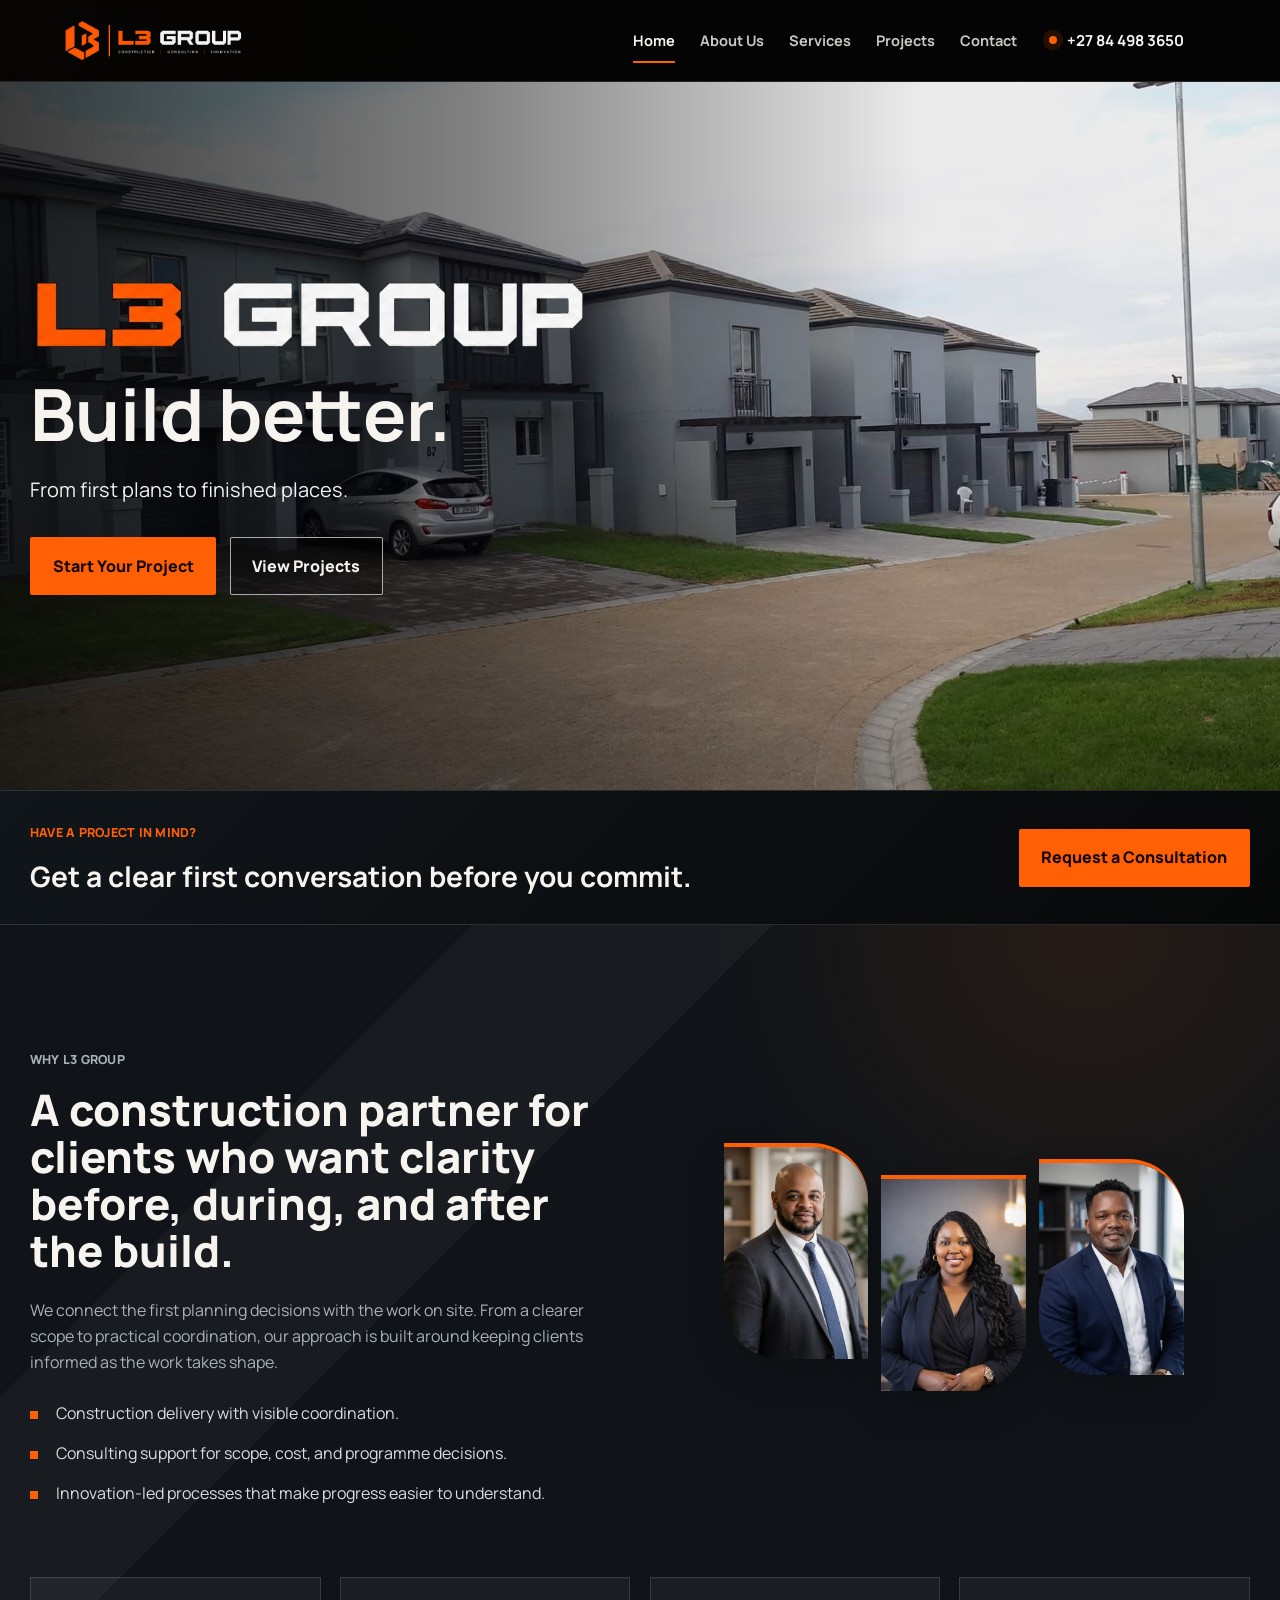
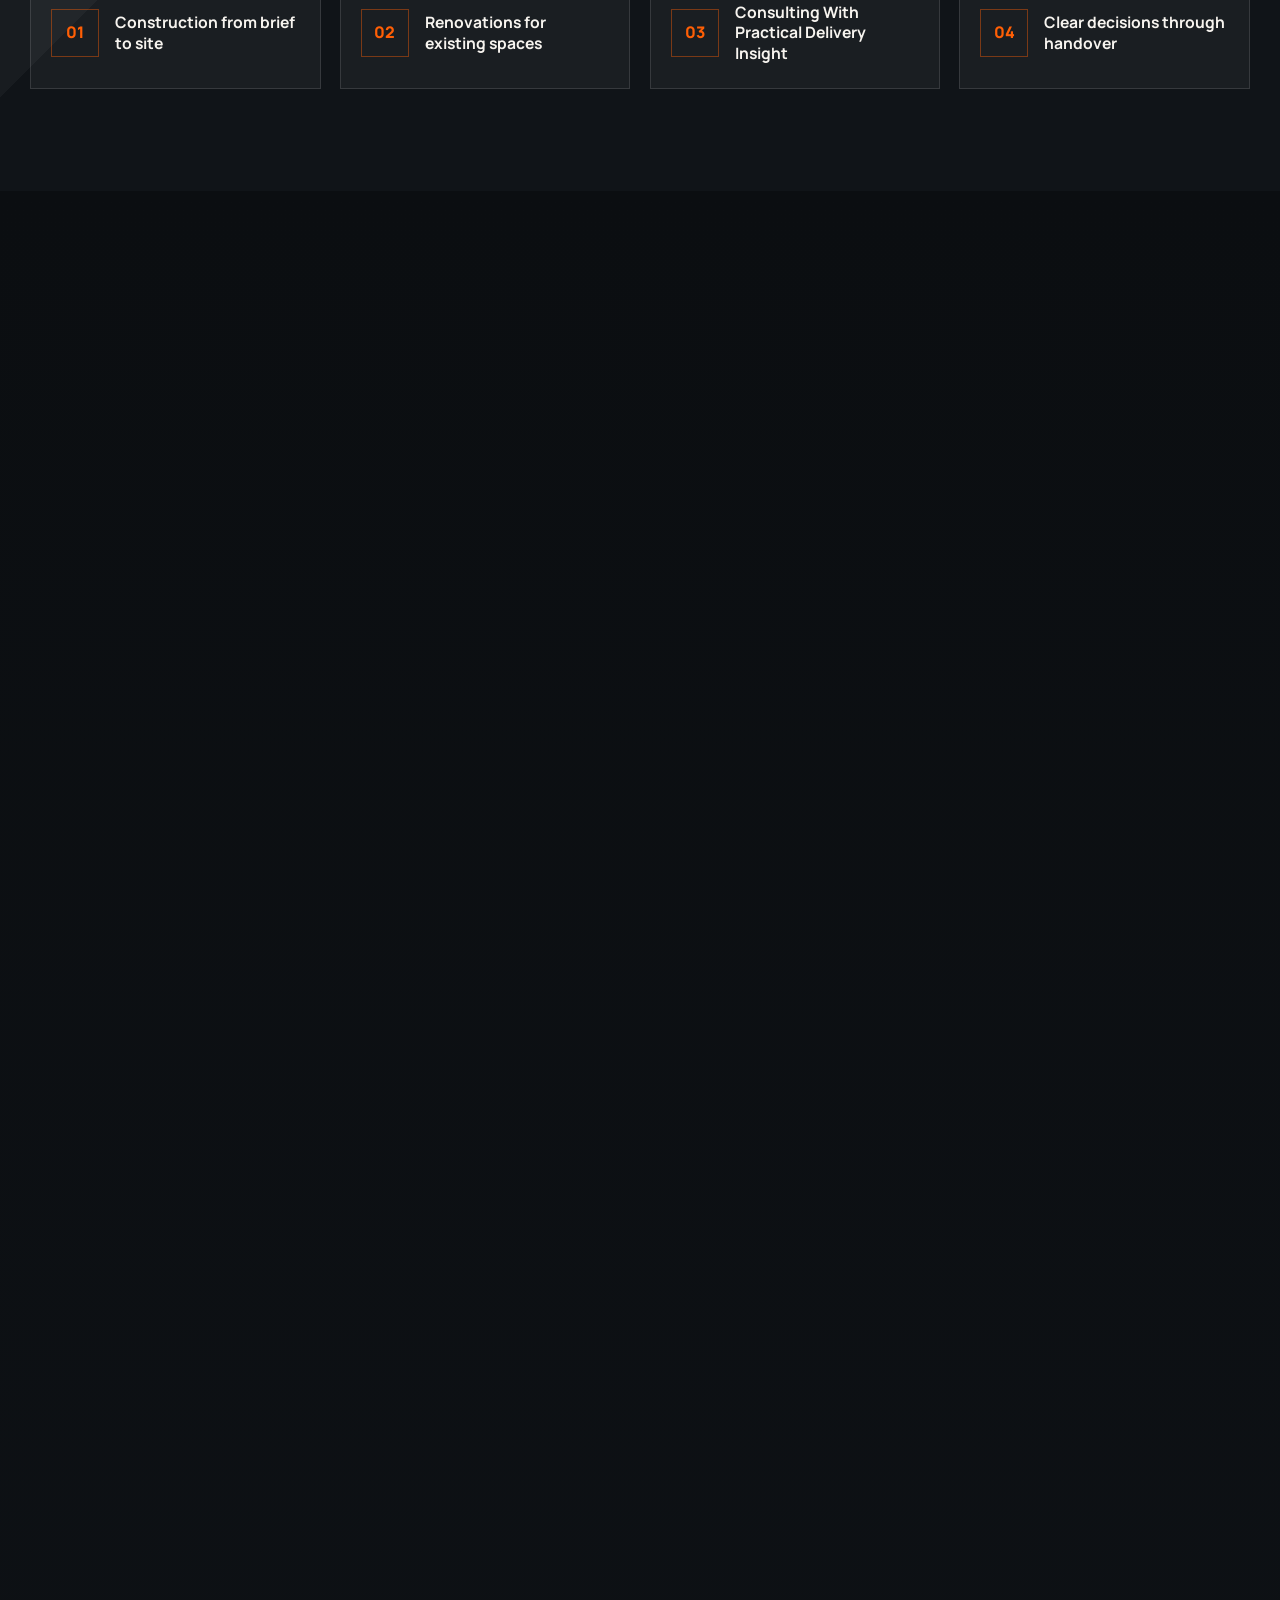
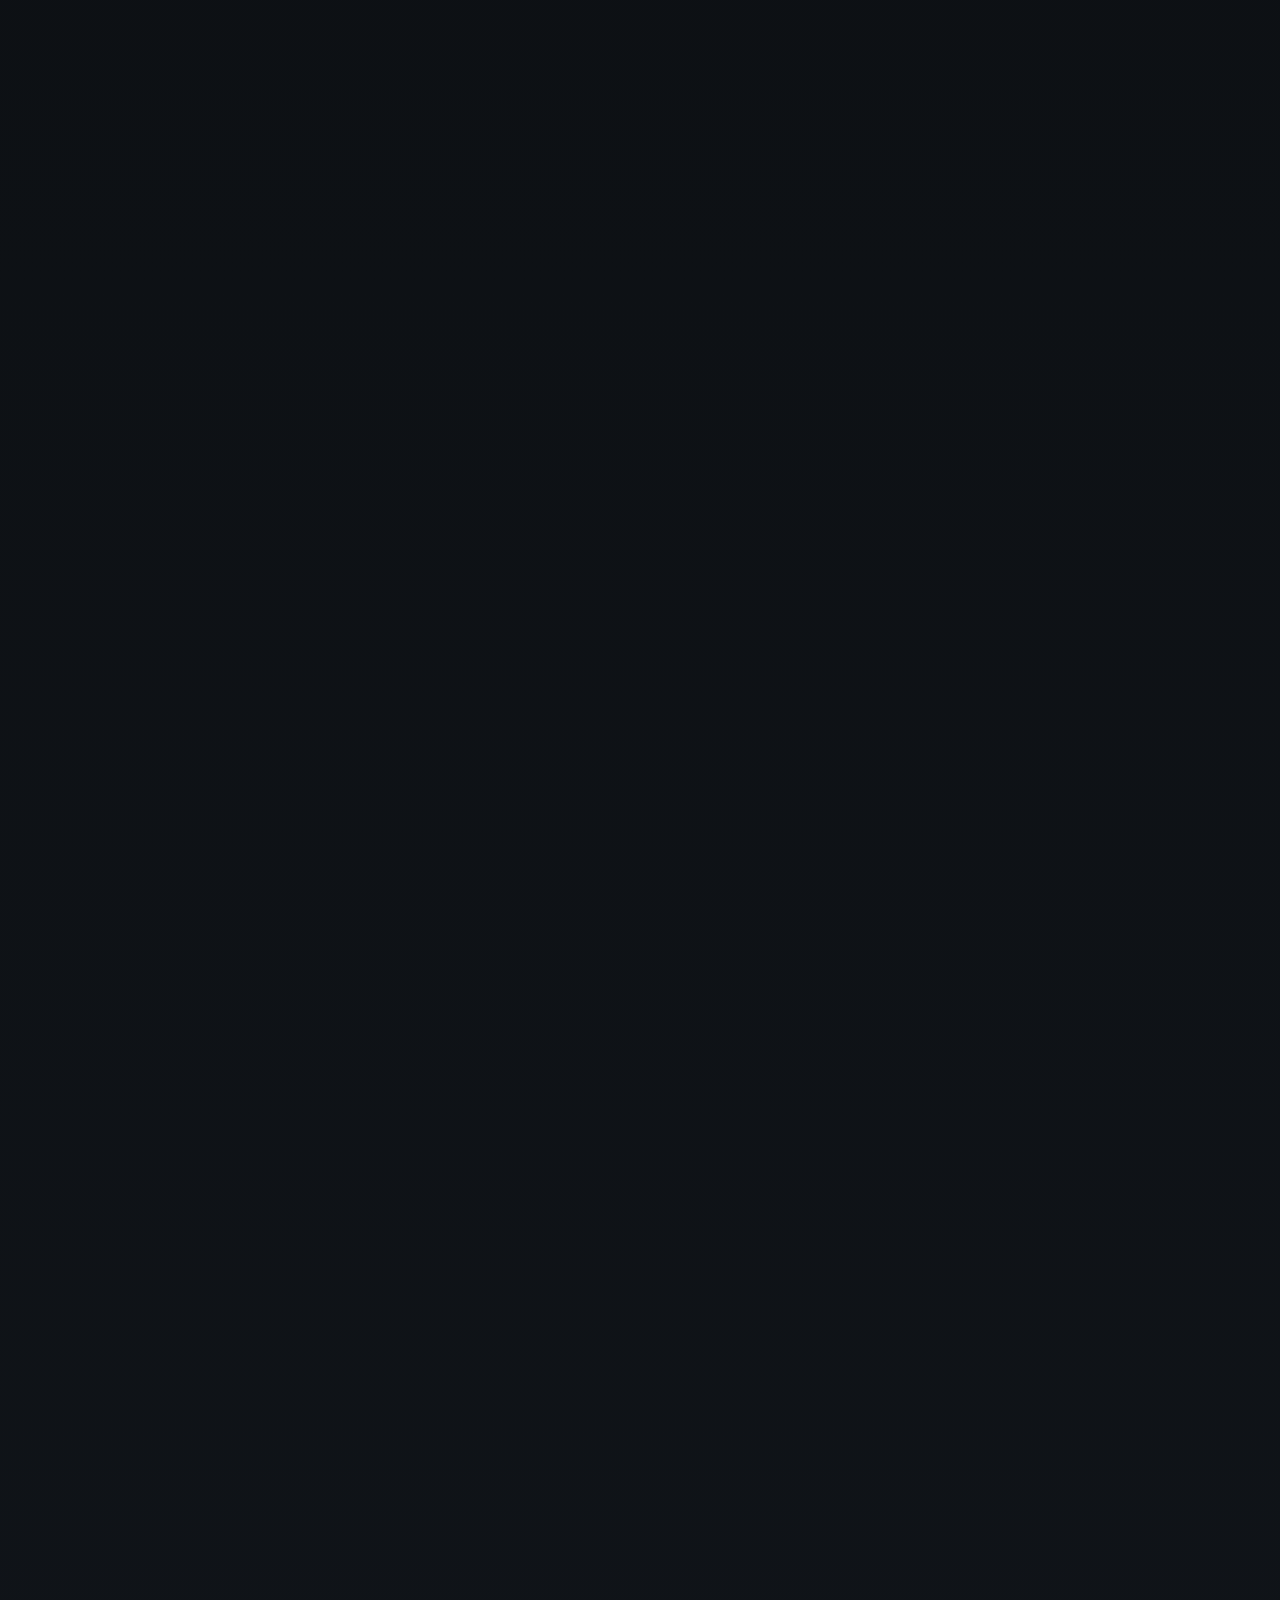
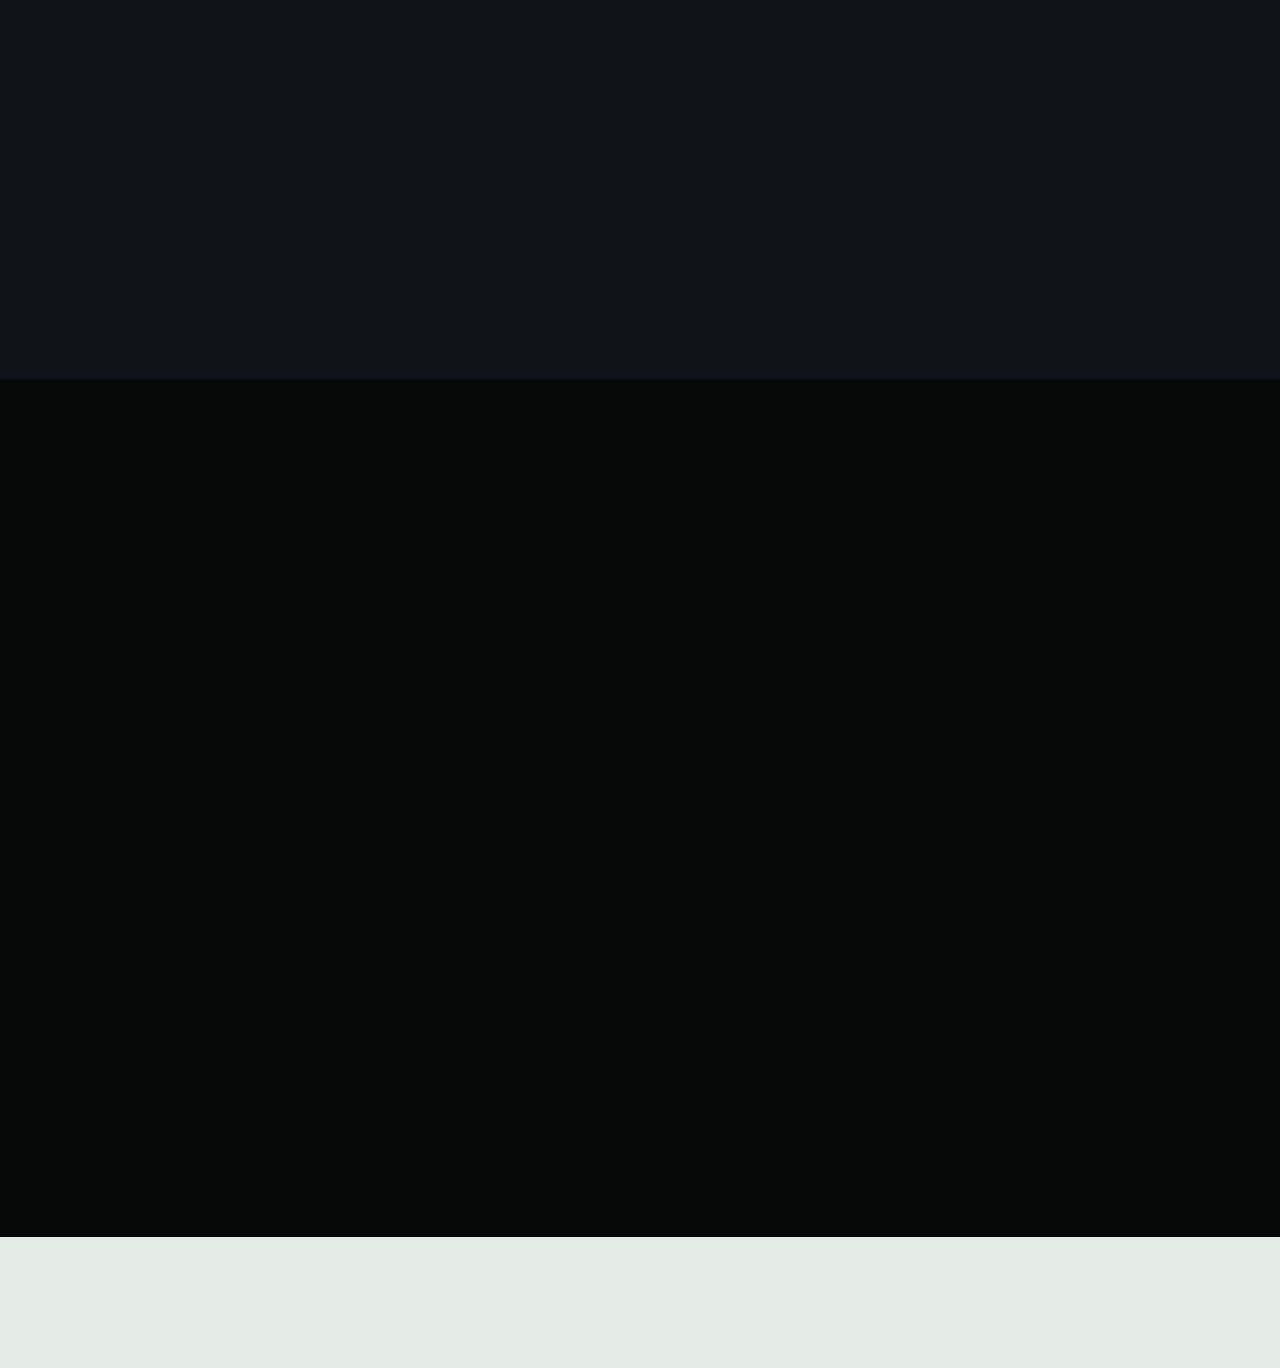
<file: index.html>
<!DOCTYPE html><html lang="en"><head><script>document.documentElement.classList.add("js");</script>
    <meta charset="utf-8">
    <meta name="viewport" content="width=device-width, initial-scale=1">
    <meta name="description" content="Build better with L3 Group. Explore construction, renovations, civil works and practical project consulting in the Western Cape, from planning to handover.">
    <title>Construction &amp; Renovations in the Western Cape | L3 Group</title>
    <link rel="icon" href="/favicon.svg" type="image/svg+xml">



    <link rel="stylesheet" href="/styles.css">
    <link rel="stylesheet" href="/pages.css">

<link rel="canonical" href="https://l3group.co.za/">
<link rel="preload" href="/assets/fonts/manrope-latin.woff2" as="font" type="font/woff2" crossorigin="">
<link rel="preload" as="image" href="/assets/hero/before-1672.avif" imagesrcset="/assets/hero/before-640.avif 640w, /assets/hero/before-1280.avif 1280w, /assets/hero/before-1672.avif 1672w" imagesizes="100vw" fetchpriority="high" type="image/avif">
<meta property="og:title" content="Construction &amp; Renovations in the Western Cape | L3 Group">
<meta property="og:description" content="Build better with L3 Group. Explore construction, renovations, civil works and practical project consulting in the Western Cape, from planning to handover.">
<meta property="og:url" content="https://l3group.co.za/">
<meta property="og:type" content="website">
<meta property="og:site_name" content="L3 Group">
<meta property="og:locale" content="en_ZA">
<meta property="og:image" content="https://l3group.co.za/assets/l3-group-social.jpg">
<meta property="og:image:width" content="1200">
<meta property="og:image:height" content="630">
<meta property="og:image:alt" content="Completed L3 Group townhouses with landscaped entrances">
<meta name="twitter:card" content="summary_large_image">
<script type="application/ld+json">{"@context":"https://schema.org","@graph":[{"@type":"Organization","@id":"https://l3group.co.za/#organization","name":"L3 Group","url":"https://l3group.co.za/","logo":{"@type":"ImageObject","url":"https://l3group.co.za/assets/l3-logo-clean.png","width":1112,"height":262},"email":"inquiries@l3group.co.za","telephone":"+27844983650","areaServed":{"@type":"AdministrativeArea","name":"Western Cape, South Africa"}},{"@type":"WebSite","@id":"https://l3group.co.za/#website","url":"https://l3group.co.za/","name":"L3 Group","inLanguage":"en-ZA","publisher":{"@id":"https://l3group.co.za/#organization"}},{"@type":"WebPage","@id":"https://l3group.co.za/#webpage","url":"https://l3group.co.za/","name":"Construction & Renovations in the Western Cape | L3 Group","description":"Build better with L3 Group. Explore construction, renovations, civil works and practical project consulting in the Western Cape, from planning to handover.","inLanguage":"en-ZA","isPartOf":{"@id":"https://l3group.co.za/#website"},"about":{"@id":"https://l3group.co.za/#organization"},"primaryImageOfPage":{"@type":"ImageObject","url":"https://l3group.co.za/assets/hero/before-1672.webp","width":1672,"height":941}}]}</script>
</head>
  <body>
    <a class="skip-link" href="#main">Skip to content</a>

    <header class="site-header" data-header="">
      <a class="brand" href="/" aria-label="L3 Group home">
        <img src="/assets/l3-logo-clean.webp" alt="L3 Group" width="1112" height="262" decoding="async" srcset="/assets/l3-logo-480.webp 480w, /assets/l3-logo-clean.webp 1112w" sizes="(max-width: 760px) 180px, 260px">
      </a>

      <nav class="site-nav" id="site-nav" aria-label="Main navigation" data-nav="">
        <a class="is-active" aria-current="page" href="/">Home</a>
        <a href="/about">About Us</a>
        <a href="/services">Services</a>
        <a href="/projects">Projects</a>
        <a href="/contact">Contact</a>
      </nav>

      <a class="phone-link" href="tel:+27844983650" aria-label="Call L3 Group on +27 84 498 3650">
        <span aria-hidden="true"></span>
        <strong>+27 84 498 3650</strong>
      </a>

      <button class="nav-toggle" type="button" aria-label="Open navigation" aria-expanded="false" aria-controls="site-nav" data-nav-toggle="">
        <span></span>
        <span></span>
        <span></span>
      </button>
    </header>

    <main id="main">
      <section class="hero-single hero-build" aria-labelledby="hero-title" data-hero-reveal="">
        <picture><source type="image/avif" srcset="/assets/hero/before-640.avif 640w, /assets/hero/before-1280.avif 1280w, /assets/hero/before-1672.avif 1672w" sizes="100vw"><img class="hero-single__image hero-build__before" src="/assets/hero/before-1672.webp" srcset="/assets/hero/before-640.webp 640w, /assets/hero/before-1280.webp 1280w, /assets/hero/before-1672.webp 1672w" sizes="100vw" alt="" aria-hidden="true" width="1672" height="941" fetchpriority="high"></picture>
        <picture><source type="image/avif" srcset="/assets/hero/after-640.avif 640w, /assets/hero/after-1280.avif 1280w, /assets/hero/after-1672.avif 1672w" sizes="100vw"><img class="hero-single__image hero-build__after" src="/assets/hero/after-1672.webp" srcset="/assets/hero/after-640.webp 640w, /assets/hero/after-1280.webp 1280w, /assets/hero/after-1672.webp 1672w" sizes="100vw" alt="Completed L3 Group homes, revealed from their construction stage" width="1672" height="941" fetchpriority="auto"></picture>
        <div class="container hero-single__content">
          <div class="hero-build__copy">
            <h1 id="hero-title">
              <span class="visually-hidden">L3 Group construction. </span>
              <svg class="hero-build__wordmark" viewBox="328 60 784 110" aria-hidden="true" focusable="false">
                <image href="/assets/l3-logo-clean.webp" width="1112" height="262"></image>
              </svg>
              <span class="hero-build__tagline">Build better.</span>
            </h1>
            <p class="hero-build__intro">From first plans to finished places.</p>
            <div class="hero-actions">
              <a class="button button--orange" href="/contact">Start Your Project</a>
              <a class="button button--glass" href="/projects">View Projects</a>
            </div>
          </div>
        </div>
      </section>

      <section class="quick-cta" aria-label="Primary next step">
        <div class="container quick-cta__inner" data-reveal="">
          <div>
            <p class="section-kicker">Have a project in mind?</p>
            <h2>Get a clear first conversation before you commit.</h2>
          </div>
          <a class="button button--orange" href="/contact">Request a Consultation</a>
        </div>
      </section>

      <section class="value-section section-dark" id="value" aria-labelledby="value-title">
        <div class="container value-grid">
          <div class="value-copy" data-reveal="">
            <p class="section-kicker">Why L3 Group</p>
            <h2 id="value-title">A construction partner for clients who want clarity before, during, and after the build.</h2>
            <p>
              We connect the first planning decisions with the work on site.
              From a clearer scope to practical coordination, our approach is
              built around keeping clients informed as the work takes shape.
            </p>
            <ul class="trust-list">
              <li>Construction delivery with visible coordination.</li>
              <li>Consulting support for scope, cost, and programme decisions.</li>
              <li>Innovation-led processes that make progress easier to understand.</li>
            </ul>
          </div>

          <div class="value-media" aria-label="L3 Group team portraits" data-reveal="">
            <div class="value-image value-image--main">
              <img src="/assets/portrait-01-960.webp" alt="L3 Group team member in a dark suit and blue tie." loading="lazy" decoding="async" srcset="/assets/portrait-01-480.webp 480w, /assets/portrait-01-960.webp 960w" sizes="(max-width: 520px) 30vw, 150px" width="960" height="1440">
            </div>
            <div class="value-image value-image--offset">
              <img src="/assets/portrait-03-960.webp" srcset="/assets/portrait-03-480.webp 480w, /assets/portrait-03-960.webp 960w" sizes="(max-width: 520px) 30vw, 150px" alt="L3 Group team member in a dark blazer." loading="lazy" decoding="async" width="960" height="1440">
            </div>
            <div class="value-image value-image--accent">
              <img src="/assets/portrait-02-960.webp" alt="L3 Group team member in a navy suit." loading="lazy" decoding="async" srcset="/assets/portrait-02-480.webp 480w, /assets/portrait-02-960.webp 960w" sizes="(max-width: 520px) 30vw, 150px" width="960" height="1440">
            </div>
          </div>
        </div>

        <div class="container capability-strip" aria-label="L3 strengths">
          <article data-reveal="">
            <span class="line-icon">01</span>
            <h3>Construction from brief to site</h3>
          </article>
          <article data-reveal="">
            <span class="line-icon">02</span>
            <h3>Renovations for existing spaces</h3>
          </article>
          <article data-reveal="">
            <span class="line-icon">03</span>
            <h3>Consulting With Practical Delivery Insight</h3>
          </article>
          <article data-reveal="">
            <span class="line-icon">04</span>
            <h3>Clear decisions through handover</h3>
          </article>
        </div>
      </section>

      <section class="services-block section-panel" id="services" aria-labelledby="services-title">
        <div class="section-heading section-heading--center" data-reveal="">
          <p class="section-kicker">What we help with</p>
          <h2 id="services-title">Construction services made easy to understand.</h2>
          <p>
            From new construction and renovations to planning and site work,
            find the right starting point for your project.
          </p>
        </div>

        <div class="container service-grid">
          <article class="service-card service-card--media" id="renovations" data-reveal="">
            <img class="service-card__photo" src="/assets/projects/web/20210426_170038-640.webp" alt="Kitchen finishes with dark cabinetry" loading="lazy" width="640" height="360" decoding="async">
            <h3>Renovations</h3>
            <p>Reimagined living and work spaces.</p>
            <a class="inline-link" href="/services#renovations" aria-label="Explore renovations services">Explore service ↗</a>
          </article>
          <article class="service-card service-card--media" id="residential-construction" data-reveal="">
            <img class="service-card__photo" src="/assets/site-media/photo-01-480.webp" alt="Multi-storey building works" loading="lazy" width="480" height="270" decoding="async" srcset="/assets/site-media/photo-01-480.webp 480w, /assets/site-media/photo-01-960.webp 960w, /assets/site-media/photo-01-1600.webp 1328w" sizes="(max-width: 480px) calc(100vw - 44px), (max-width: 760px) 50vw, (max-width: 1100px) 45vw, 600px">
            <h3>Construction</h3>
            <p>New residential and commercial building work.</p>
            <a class="inline-link" href="/services#construction" aria-label="Explore construction services">Explore service ↗</a>
          </article>
          <article class="service-card service-card--media" id="construction-consulting" data-reveal="">
            <img class="service-card__photo" src="/assets/site-media/photo-23-480.webp" alt="Aerial view of a construction site" loading="lazy" width="480" height="270" decoding="async" srcset="/assets/site-media/photo-23-480.webp 480w, /assets/site-media/photo-23-960.webp 960w, /assets/site-media/photo-23-1600.webp 1368w" sizes="(max-width: 480px) calc(100vw - 44px), (max-width: 760px) 50vw, (max-width: 1100px) 45vw, 600px">
            <h3>Construction Consulting</h3>
            <p>Advisory support for smarter decisions.</p>
            <a class="inline-link" href="/services#consulting" aria-label="Explore construction consulting services">Explore service ↗</a>
          </article>
          <article class="service-card service-card--media" data-reveal="">
            <img class="service-card__photo" src="/assets/site-media/photo-08-480.webp" alt="Building courtyard and roof structures" loading="lazy" width="480" height="270" decoding="async" srcset="/assets/site-media/photo-08-480.webp 480w, /assets/site-media/photo-08-960.webp 960w, /assets/site-media/photo-08-1600.webp 1328w" sizes="(max-width: 480px) calc(100vw - 44px), (max-width: 760px) 50vw, (max-width: 1100px) 45vw, 600px">
            <h3>Design / Planning</h3>
            <p>Early brief and programme support.</p>
            <a class="inline-link" href="/services#planning" aria-label="Explore design / planning services">Explore service ↗</a>
          </article>
          <article class="service-card service-card--media" id="project-coordination" data-reveal="">
            <img class="service-card__photo" src="/assets/site-media/photo-34-480.webp" alt="Site crew coordinating alongside heavy machinery" loading="lazy" width="480" height="853" decoding="async" srcset="/assets/site-media/photo-34-480.webp 480w, /assets/site-media/photo-34-1600.webp 747w" sizes="(max-width: 480px) calc(100vw - 44px), (max-width: 760px) 50vw, (max-width: 1100px) 45vw, 600px">
            <h3>Project Coordination</h3>
            <p>Programme, procurement, and site alignment.</p>
            <a class="inline-link" href="/services#coordination" aria-label="Explore project coordination services">Explore service ↗</a>
          </article>
          <article class="service-card service-card--media" data-reveal="">
            <img class="service-card__photo" src="/assets/site-media/photo-39-480.webp" alt="Excavation and ground preparation" loading="lazy" width="480" height="270" decoding="async" srcset="/assets/site-media/photo-39-480.webp 480w, /assets/site-media/photo-39-960.webp 960w, /assets/site-media/photo-39-1600.webp 1328w" sizes="(max-width: 480px) calc(100vw - 44px), (max-width: 760px) 50vw, (max-width: 1100px) 45vw, 600px">
            <h3>Civil / Building Works</h3>
            <p>Site preparation, foundations and masonry.</p>
            <a class="inline-link" href="/services#civil" aria-label="Explore civil / building works services">Explore service ↗</a>
          </article>
        </div>
        <div class="container section-link-row"><a class="text-link" href="/services">Explore all services <span aria-hidden="true">↗</span></a></div>
      </section>

      <section class="proof-block section-dark" id="proof" aria-labelledby="proof-title">
        <div class="section-heading section-heading--center" data-reveal="">
          <p class="section-kicker">Selected work</p>
          <h2 id="proof-title">Spaces. Structure. Site work.</h2>
          <p>Explore residential work, building projects and civil groundwork from the L3 portfolio.</p>
        </div>
        <div class="container project-records project-records--three">
          <a class="archive-preview" href="/projects/residential" data-reveal="">
            <img src="/assets/site-media/photo-11-1600.webp" alt="White residential exterior and landscaped entrance" loading="lazy" width="1200" height="1600" decoding="async" srcset="/assets/site-media/photo-11-480.webp 480w, /assets/site-media/photo-11-960.webp 960w, /assets/site-media/photo-11-1600.webp 1200w" sizes="(max-width: 900px) calc(100vw - 44px), 390px">
            <span class="archive-preview__meta">Residential</span><strong>Homes &amp; finishes</strong>
            <span class="text-link">View collection ↗</span>
          </a>
          <a class="archive-preview" href="/projects/building-works" data-reveal="">
            <img src="/assets/site-media/photo-01-1600.webp" alt="Multi-storey masonry building" loading="lazy" width="1328" height="747" decoding="async" srcset="/assets/site-media/photo-01-480.webp 480w, /assets/site-media/photo-01-960.webp 960w, /assets/site-media/photo-01-1600.webp 1328w" sizes="(max-width: 900px) calc(100vw - 44px), 390px">
            <span class="archive-preview__meta">Construction</span><strong>Building &amp; masonry</strong>
            <span class="text-link">View collection ↗</span>
          </a>
          <a class="archive-preview" href="/projects/civil-works" data-reveal="">
            <img src="/assets/site-media/photo-23-1600.webp" alt="Aerial view of site preparation" loading="lazy" width="1368" height="770" decoding="async" srcset="/assets/site-media/photo-23-480.webp 480w, /assets/site-media/photo-23-960.webp 960w, /assets/site-media/photo-23-1600.webp 1368w" sizes="(max-width: 900px) calc(100vw - 44px), 390px">
            <span class="archive-preview__meta">Civil works</span><strong>Groundwork &amp; site operations</strong>
            <span class="text-link">View collection ↗</span>
          </a>
        </div>
        <div class="container section-link-row"><a class="text-link" href="/projects">Explore projects ↗</a></div>
      </section>

      <section class="content-band content-band--light home-site-film" aria-labelledby="home-film-title">
        <div class="container content-split">
          <div><p class="section-kicker">A closer perspective</p><h2 id="home-film-title">See the work from site.</h2><p class="copy-lead">A look beyond the still photographs, into the spaces taking shape.</p><a class="inline-link" href="/projects#site-films">More site footage ↗</a></div>
          <video controls="" playsinline="" preload="none" poster="/assets/site-media/photo-23-1600.webp" aria-label="L3 Group aerial site overview"><source src="/assets/site-media/site-film-1.mp4" type="video/mp4"><a href="/assets/site-media/site-film-1.mp4">Watch aerial site overview</a></video>
        </div>
      </section>

      <section class="cta-strip" aria-label="Project call to action">
        <div class="container cta-strip__inner" data-reveal="">
          <p class="section-kicker">Ready for a clearer build process?</p>
          <h2>Tell us what you want to build. We’ll help you frame the next step.</h2>
          <div class="cta-strip__actions">
            <a class="button button--orange" href="/contact">Request a Consultation</a>
            <a class="button button--glass" href="tel:+27844983650">Call +27 84 498 3650</a>
          </div>
        </div>
      </section>

      <section class="archive-marquee" aria-labelledby="archive-marquee-title" data-gallery-marquee="">
        <div class="container archive-marquee__heading">
          <div>
            <p class="section-kicker">From the site archive</p>
            <h2 id="archive-marquee-title">Scenes from the build.</h2>
          </div>
          <button class="archive-marquee__motion" type="button" aria-label="Pause gallery motion" title="Pause gallery motion" data-gallery-toggle="">
            <img src="/assets/pause.svg" alt="" width="24" height="24" loading="lazy" decoding="async">
          </button>
        </div>

        <div class="archive-marquee__window">
          <div class="archive-marquee__track">
            <div class="archive-marquee__group" data-gallery-group="">
              <figure class="archive-marquee__item"><img src="/assets/site-media/photo-11-480.webp" alt="White residential facade and entrance" decoding="async" width="480" height="640" loading="lazy" srcset="/assets/site-media/photo-11-480.webp 480w, /assets/site-media/photo-11-960.webp 960w, /assets/site-media/photo-11-1600.webp 1200w" sizes="(max-width: 760px) 240px, 310px"><figcaption><strong>Residential exteriors</strong></figcaption></figure>
              <figure class="archive-marquee__item"><img src="/assets/site-media/photo-01-480.webp" alt="Multi-storey masonry building" decoding="async" width="480" height="270" loading="lazy" srcset="/assets/site-media/photo-01-480.webp 480w, /assets/site-media/photo-01-960.webp 960w, /assets/site-media/photo-01-1600.webp 1328w" sizes="(max-width: 760px) 240px, 310px"><figcaption><strong>Building works</strong></figcaption></figure>
              <figure class="archive-marquee__item"><img src="/assets/site-media/photo-07-480.webp" alt="Construction team beneath roof framing" decoding="async" width="480" height="270" loading="lazy" srcset="/assets/site-media/photo-07-480.webp 480w, /assets/site-media/photo-07-960.webp 960w, /assets/site-media/photo-07-1600.webp 1328w" sizes="(max-width: 760px) 240px, 310px"><figcaption><strong>Work on site</strong></figcaption></figure>
              <figure class="archive-marquee__item"><img src="/assets/site-media/photo-23-480.webp" alt="Aerial overview of earthworks" decoding="async" width="480" height="270" loading="lazy" srcset="/assets/site-media/photo-23-480.webp 480w, /assets/site-media/photo-23-960.webp 960w, /assets/site-media/photo-23-1600.webp 1368w" sizes="(max-width: 760px) 240px, 310px"><figcaption><strong>Ground preparation</strong></figcaption></figure>
              <figure class="archive-marquee__item"><img src="/assets/site-media/photo-32-480.webp" alt="Grader at work on the site surface" decoding="async" width="480" height="853" loading="lazy" srcset="/assets/site-media/photo-32-480.webp 480w, /assets/site-media/photo-32-1600.webp 747w" sizes="(max-width: 760px) 240px, 310px"><figcaption><strong>Site operations</strong></figcaption></figure>
              <figure class="archive-marquee__item"><img src="/assets/site-media/photo-39-480.webp" alt="Excavator beside a foundation trench" decoding="async" width="480" height="270" loading="lazy" srcset="/assets/site-media/photo-39-480.webp 480w, /assets/site-media/photo-39-960.webp 960w, /assets/site-media/photo-39-1600.webp 1328w" sizes="(max-width: 760px) 240px, 310px"><figcaption><strong>Excavation</strong></figcaption></figure>
              <figure class="archive-marquee__item"><img src="/assets/site-media/photo-10-480.webp" alt="White home with a red front door" decoding="async" width="480" height="640" loading="lazy" srcset="/assets/site-media/photo-10-480.webp 480w, /assets/site-media/photo-10-960.webp 960w, /assets/site-media/photo-10-1600.webp 1200w" sizes="(max-width: 760px) 240px, 310px"><figcaption><strong>Finishing details</strong></figcaption></figure>
              <figure class="archive-marquee__item"><img src="/assets/site-media/photo-27-480.webp" alt="Aerial view of prepared construction ground" decoding="async" width="480" height="270" loading="lazy" srcset="/assets/site-media/photo-27-480.webp 480w, /assets/site-media/photo-27-960.webp 960w, /assets/site-media/photo-27-1600.webp 1368w" sizes="(max-width: 760px) 240px, 310px"><figcaption><strong>A view from above</strong></figcaption></figure>
            </div>
          </div>
        </div>
      </section>

      <section class="credentials-band" aria-labelledby="credentials-title">
        <div class="container credentials-band__inner">
          <div class="credentials-band__copy">
            <p class="section-kicker">L3 Group credentials</p>
            <h2 id="credentials-title">Certifications &amp; registrations</h2>
          </div>
          <img src="/assets/certifications.webp" alt="BBCBE, NHBRC, CIDB, IOPSA and Building Industry Bargaining Council logos" width="1464" height="1075" loading="lazy" decoding="async">
        </div>
      </section>

    </main>

    <footer class="contact-footer" id="contact" aria-labelledby="contact-title">
      <div class="container footer-main">
        <div class="footer-intro">
          <a class="footer-logo" href="/" aria-label="L3 Group home">
            <img src="/assets/l3-logo-clean.webp" alt="L3 Group" width="1112" height="262" decoding="async" srcset="/assets/l3-logo-480.webp 480w, /assets/l3-logo-clean.webp 1112w" sizes="(max-width: 760px) 180px, 260px">
          </a>
          <h2 id="contact-title">Let's talk about your next build.</h2>
          <p>Construction, consulting and project coordination from early planning through handover.</p>
          <a class="footer-primary-link" href="/contact">
            Start your project <span aria-hidden="true">↗</span>
          </a>
        </div>

        <nav class="footer-links" aria-label="Explore">
          <h3>Explore</h3>
          <a href="/about">About Us</a>
          <a href="/services">Services</a>
          <a href="/projects">Projects</a>
        </nav>

        <nav class="footer-links" aria-label="Services">
          <h3>Services</h3>
          <a href="/services#renovations">Renovations</a>
          <a href="/services#construction">Construction</a>
          <a href="/services#planning">Design / Planning</a>
          <a href="/services#coordination">Project coordination</a>
        </nav>

        <div class="footer-links footer-contact">
          <h3>Get in touch</h3>
          <a href="tel:+27844983650">+27 84 498 3650</a>
          <a href="mailto:inquiries@l3group.co.za">inquiries@l3group.co.za</a>
          <p>Tell us your location, project scope and ideal timeframe.</p>
        </div>
      </div>

      <div class="container footer-bottom">
        <p>© L3 Group</p>
        <p>Construction | Consulting | Innovation</p>
      </div>
    </footer>

    <button class="back-to-top" type="button" aria-label="Back to top" data-back-to-top="">
      ↑
    </button>

    <script src="/script.js" defer=""></script>
    <script src="/media-gallery.js" defer=""></script>


</body></html>
</file>
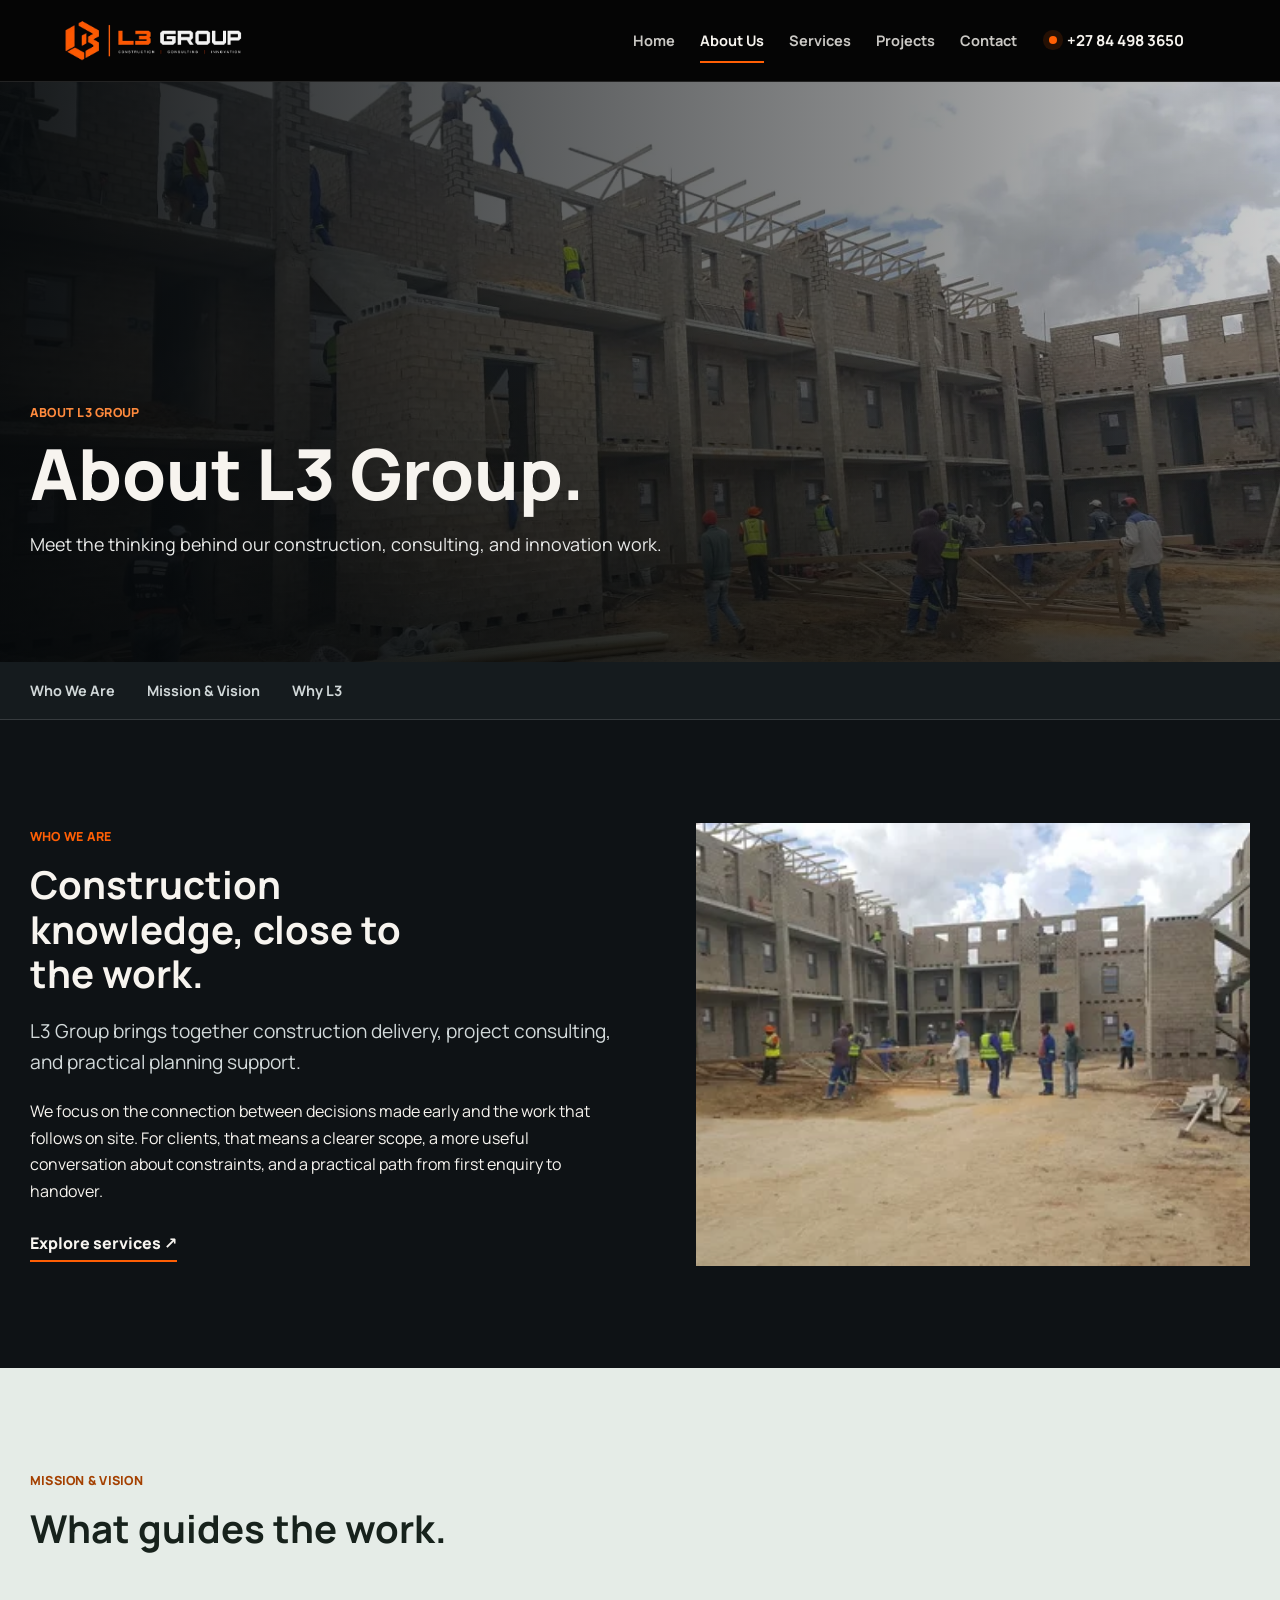
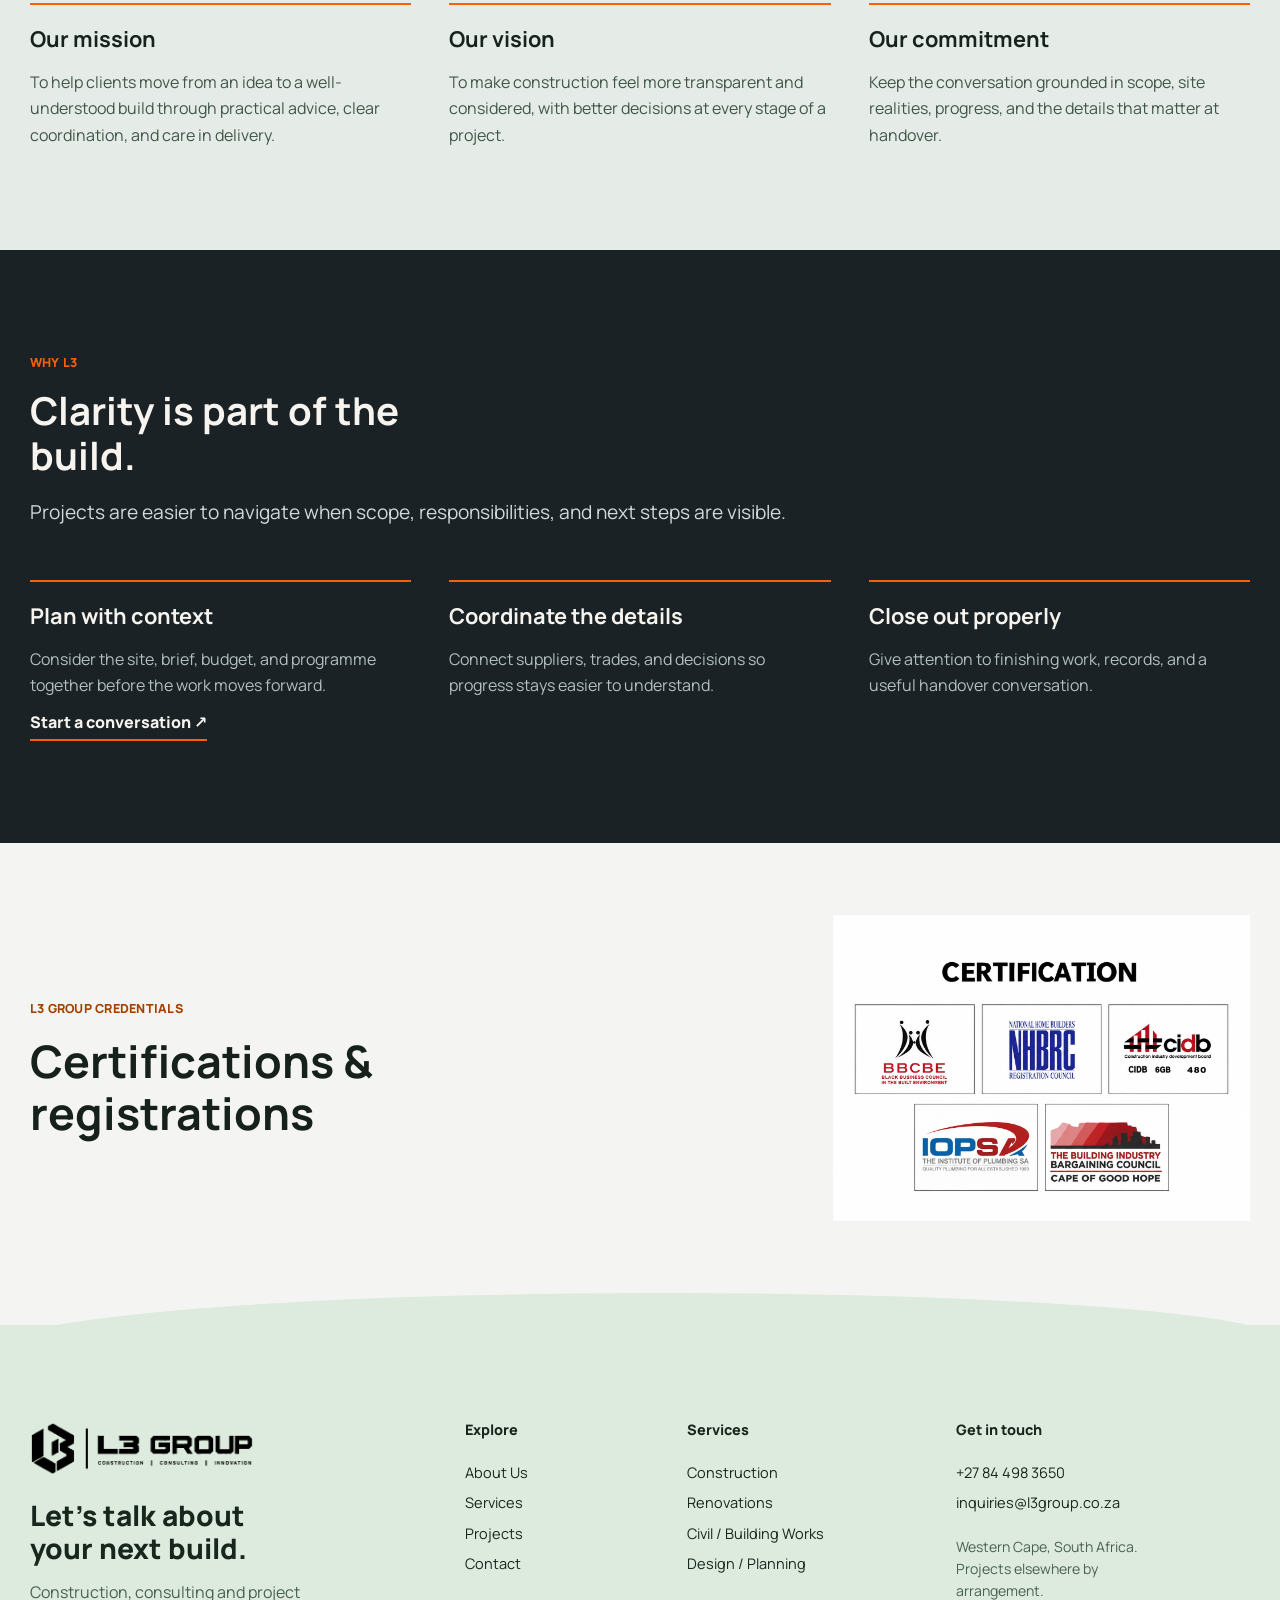
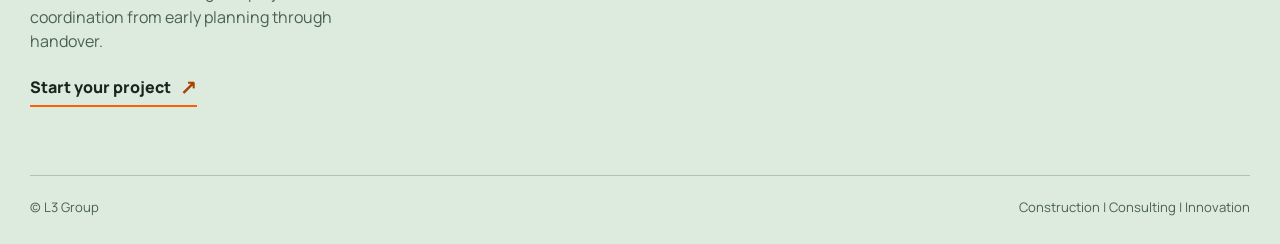
<file: about.html>
<!DOCTYPE html><html lang="en"><head><script>document.documentElement.classList.add("js");</script>
  <meta charset="utf-8"><meta name="viewport" content="width=device-width, initial-scale=1">
  <meta name="description" content="Meet L3 Group and our approach to construction, consulting and project coordination. Discover the mission, vision and practical thinking behind our work.">
  <title>About L3 Group | Western Cape Construction Partner</title><link rel="icon" href="/favicon.svg" type="image/svg+xml">


  <link rel="stylesheet" href="/styles.css"><link rel="stylesheet" href="/pages.css">

<link rel="canonical" href="https://l3group.co.za/about">
<link rel="preload" href="/assets/fonts/manrope-latin.woff2" as="font" type="font/woff2" crossorigin="">
<link rel="preload" as="image" href="/assets/site-media/photo-07-1600.webp" imagesrcset="/assets/site-media/photo-07-480.webp 480w, /assets/site-media/photo-07-960.webp 960w, /assets/site-media/photo-07-1600.webp 1328w" imagesizes="100vw" fetchpriority="high">
<meta property="og:title" content="About L3 Group | Western Cape Construction Partner">
<meta property="og:description" content="Meet L3 Group and our approach to construction, consulting and project coordination. Discover the mission, vision and practical thinking behind our work.">
<meta property="og:url" content="https://l3group.co.za/about">
<meta property="og:type" content="website">
<meta property="og:site_name" content="L3 Group">
<meta property="og:locale" content="en_ZA">
<meta property="og:image" content="https://l3group.co.za/assets/l3-group-social.jpg">
<meta property="og:image:width" content="1200">
<meta property="og:image:height" content="630">
<meta property="og:image:alt" content="Completed L3 Group townhouses with landscaped entrances">
<meta name="twitter:card" content="summary_large_image">
<script type="application/ld+json">{"@context":"https://schema.org","@graph":[{"@type":"Organization","@id":"https://l3group.co.za/#organization","name":"L3 Group","url":"https://l3group.co.za/","logo":{"@type":"ImageObject","url":"https://l3group.co.za/assets/l3-logo-clean.png","width":1112,"height":262},"email":"inquiries@l3group.co.za","telephone":"+27844983650","areaServed":{"@type":"AdministrativeArea","name":"Western Cape, South Africa"}},{"@type":"WebSite","@id":"https://l3group.co.za/#website","url":"https://l3group.co.za/","name":"L3 Group","inLanguage":"en-ZA","publisher":{"@id":"https://l3group.co.za/#organization"}},{"@type":"AboutPage","@id":"https://l3group.co.za/about#webpage","url":"https://l3group.co.za/about","name":"About L3 Group | Western Cape Construction Partner","description":"Meet L3 Group and our approach to construction, consulting and project coordination. Discover the mission, vision and practical thinking behind our work.","inLanguage":"en-ZA","isPartOf":{"@id":"https://l3group.co.za/#website"},"about":{"@id":"https://l3group.co.za/#organization"},"primaryImageOfPage":{"@type":"ImageObject","url":"https://l3group.co.za/assets/site-media/photo-07-1600.webp","width":1328,"height":747},"breadcrumb":{"@id":"https://l3group.co.za/about#breadcrumb"}},{"@type":"BreadcrumbList","@id":"https://l3group.co.za/about#breadcrumb","itemListElement":[{"@type":"ListItem","position":1,"name":"Home","item":"https://l3group.co.za/"},{"@type":"ListItem","position":2,"name":"About Us","item":"https://l3group.co.za/about"}]}]}</script>
</head>
<body class="inner-page" data-page="about">
  <a class="skip-link" href="#main">Skip to content</a>
  <header class="site-header" data-header="">
    <a class="brand" href="/" aria-label="L3 Group home"><img src="/assets/l3-logo-clean.webp" alt="L3 Group" width="1112" height="262" decoding="async" srcset="/assets/l3-logo-480.webp 480w, /assets/l3-logo-clean.webp 1112w" sizes="(max-width: 760px) 180px, 260px"></a>
    <nav class="site-nav" id="site-nav" aria-label="Main navigation" data-nav="">
      <a href="/">Home</a><a href="/about" class="is-active" aria-current="page">About Us</a><a href="/services">Services</a><a href="/projects">Projects</a><a href="/contact">Contact</a>
    </nav>
    <a class="phone-link" href="tel:+27844983650" aria-label="Call L3 Group on +27 84 498 3650"><span aria-hidden="true"></span><strong>+27 84 498 3650</strong></a>
    <button class="nav-toggle" type="button" aria-label="Open navigation" aria-expanded="false" aria-controls="site-nav" data-nav-toggle=""><span></span><span></span><span></span></button>
  </header>

  <main id="main">
    <section class="page-hero"><img src="/assets/site-media/photo-07-1600.webp" alt="Construction crew working beneath roof framing" fetchpriority="high" width="1328" height="747" srcset="/assets/site-media/photo-07-480.webp 480w, /assets/site-media/photo-07-960.webp 960w, /assets/site-media/photo-07-1600.webp 1328w" sizes="100vw">
      <div class="container page-hero__inner"><p class="section-kicker">About L3 Group</p><h1>About L3 Group.</h1><p>Meet the thinking behind our construction, consulting, and innovation work.</p></div>
    </section>
    <nav class="page-subnav" aria-label="About Us sections"><div class="container"><a href="#who-we-are">Who We Are</a><a href="#mission-vision">Mission &amp; Vision</a><a href="#why-l3">Why L3</a></div></nav>
    <section class="content-band content-band--dark" id="who-we-are"><div class="container content-split">
      <div><p class="section-kicker">Who we are</p><h2>Construction knowledge, close to the work.</h2><p class="copy-lead">L3 Group brings together construction delivery, project consulting, and practical planning support.</p><p>We focus on the connection between decisions made early and the work that follows on site. For clients, that means a clearer scope, a more useful conversation about constraints, and a practical path from first enquiry to handover.</p><a class="inline-link" href="/services">Explore services <span aria-hidden="true">↗</span></a></div>
      <img src="/assets/site-media/photo-08-1600.webp" alt="Building courtyard with masonry and roof framing" loading="lazy" width="1328" height="747" decoding="async" srcset="/assets/site-media/photo-08-480.webp 480w, /assets/site-media/photo-08-960.webp 960w, /assets/site-media/photo-08-1600.webp 1328w" sizes="(max-width: 480px) calc(100vw - 44px), (max-width: 760px) 50vw, (max-width: 1100px) 45vw, 600px">
    </div></section>
    <section class="content-band content-band--light" id="mission-vision"><div class="container"><div class="section-intro"><p class="section-kicker">Mission &amp; vision</p><h2>What guides the work.</h2></div><div class="principle-grid">
      <article><h3>Our mission</h3><p>To help clients move from an idea to a well-understood build through practical advice, clear coordination, and care in delivery.</p></article>
      <article><h3>Our vision</h3><p>To make construction feel more transparent and considered, with better decisions at every stage of a project.</p></article>
      <article><h3>Our commitment</h3><p>Keep the conversation grounded in scope, site realities, progress, and the details that matter at handover.</p></article>
    </div></div></section>
    <section class="content-band content-band--panel" id="why-l3"><div class="container"><div class="section-intro"><p class="section-kicker">Why L3</p><h2>Clarity is part of the build.</h2><p class="copy-lead">Projects are easier to navigate when scope, responsibilities, and next steps are visible.</p></div><div class="principle-grid">
      <article><h3>Plan with context</h3><p>Consider the site, brief, budget, and programme together before the work moves forward.</p></article>
      <article><h3>Coordinate the details</h3><p>Connect suppliers, trades, and decisions so progress stays easier to understand.</p></article>
      <article><h3>Close out properly</h3><p>Give attention to finishing work, records, and a useful handover conversation.</p></article>
    </div><a class="inline-link" href="/contact">Start a conversation <span aria-hidden="true">↗</span></a></div></section>
  </main>

  <section class="credentials-band" aria-labelledby="credentials-title">
    <div class="container credentials-band__inner">
      <div class="credentials-band__copy">
        <p class="section-kicker">L3 Group credentials</p>
        <h2 id="credentials-title">Certifications &amp; registrations</h2>
      </div>
      <img src="/assets/certifications.webp" alt="BBCBE, NHBRC, CIDB, IOPSA and Building Industry Bargaining Council logos" width="1464" height="1075" loading="lazy" decoding="async">
    </div>
  </section>
  <footer class="contact-footer" aria-labelledby="contact-title">
    <div class="container footer-main">
      <div class="footer-intro">
        <a class="footer-logo" href="/" aria-label="L3 Group home"><img src="/assets/l3-logo-clean.webp" alt="L3 Group" width="1112" height="262" decoding="async" srcset="/assets/l3-logo-480.webp 480w, /assets/l3-logo-clean.webp 1112w" sizes="(max-width: 760px) 180px, 260px"></a>
        <h2 id="contact-title">Let's talk about your next build.</h2>
        <p>Construction, consulting and project coordination from early planning through handover.</p>
        <a class="footer-primary-link" href="/contact">Start your project <span aria-hidden="true">↗</span></a>
      </div>
      <nav class="footer-links" aria-label="Explore"><h3>Explore</h3>
        <a href="/about">About Us</a><a href="/services">Services</a><a href="/projects">Projects</a><a href="/contact">Contact</a>
      </nav>
      <nav class="footer-links" aria-label="Services"><h3>Services</h3>
        <a href="/services#construction">Construction</a><a href="/services#renovations">Renovations</a><a href="/services#civil">Civil / Building Works</a><a href="/services#planning">Design / Planning</a>
      </nav>
      <div class="footer-links footer-contact"><h3>Get in touch</h3>
        <a href="tel:+27844983650">+27 84 498 3650</a><a href="mailto:inquiries@l3group.co.za">inquiries@l3group.co.za</a><p>Western Cape, South Africa. Projects elsewhere by arrangement.</p>
      </div>
    </div>
    <div class="container footer-bottom"><p>© L3 Group</p><p>Construction | Consulting | Innovation</p></div>
  </footer>
  <button class="back-to-top" type="button" aria-label="Back to top" data-back-to-top="">↑</button>
<script src="/script.js" defer=""></script>

</body></html>
</file>
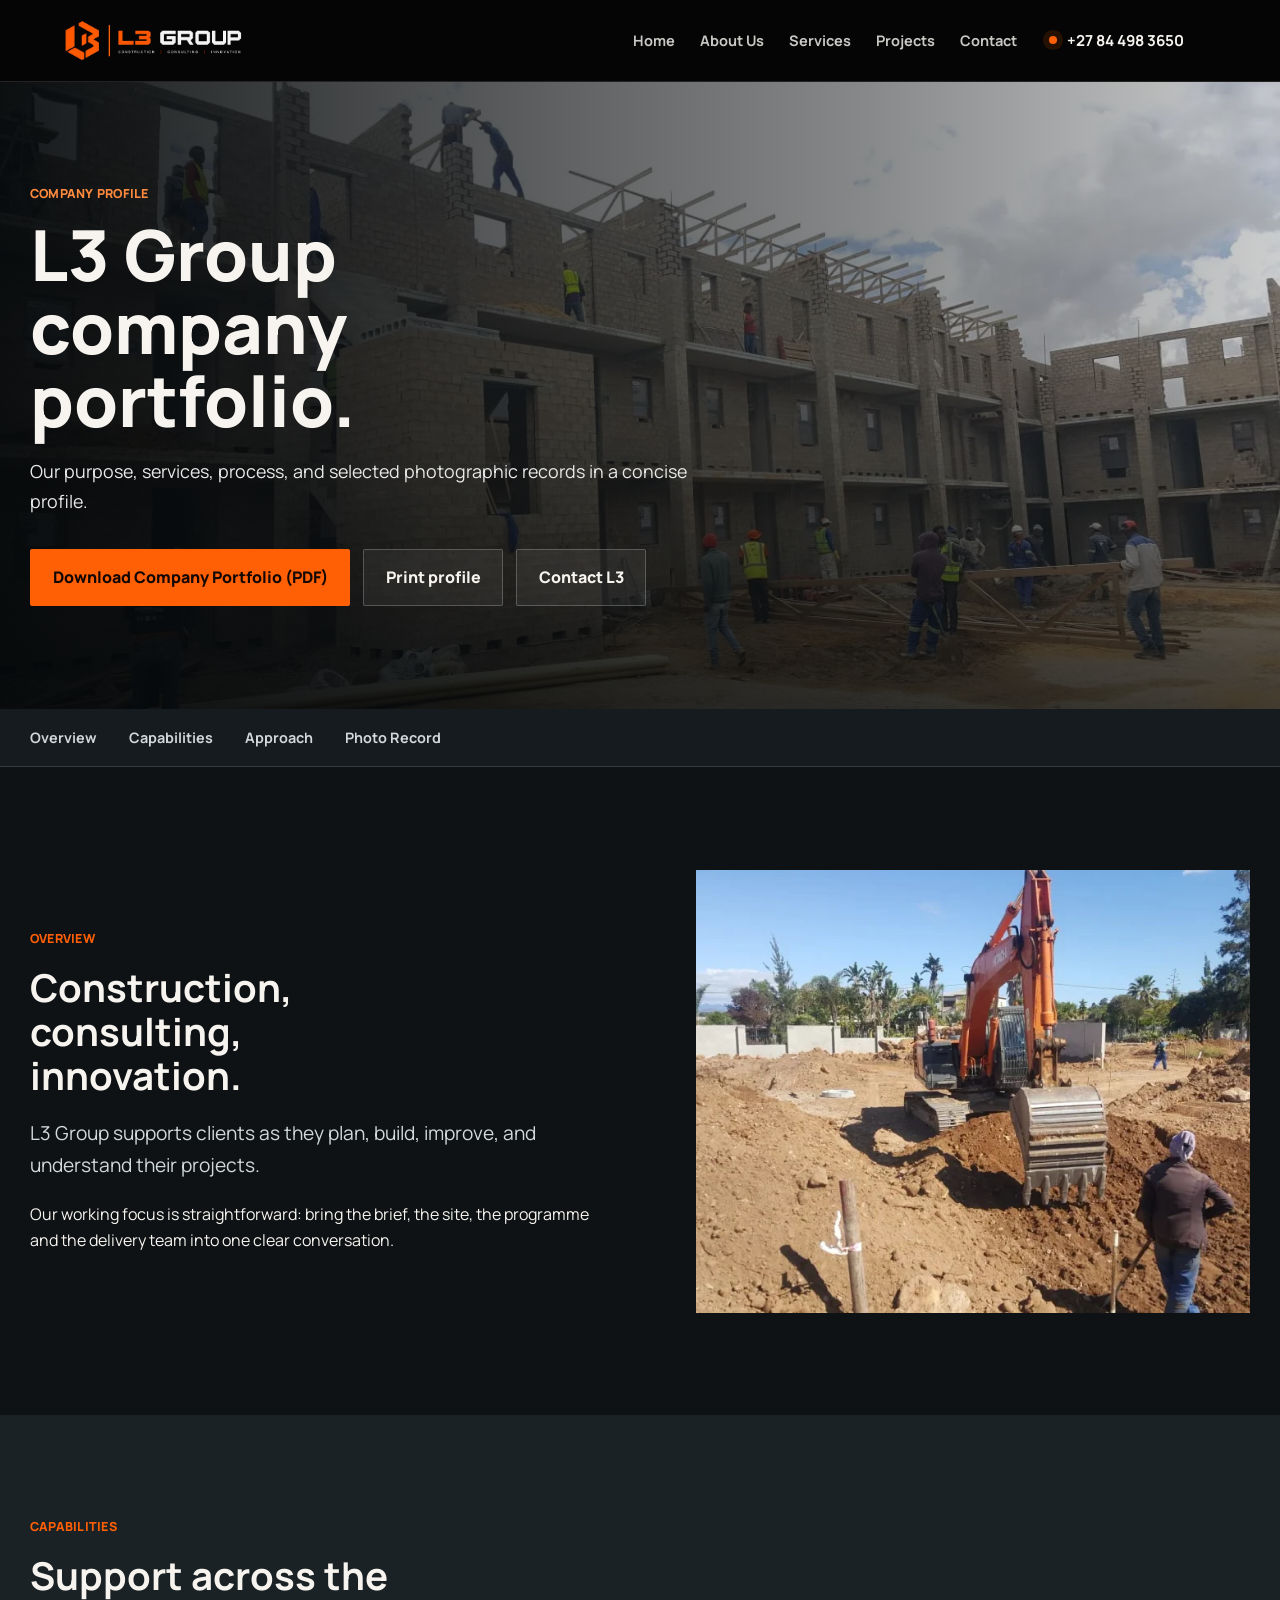
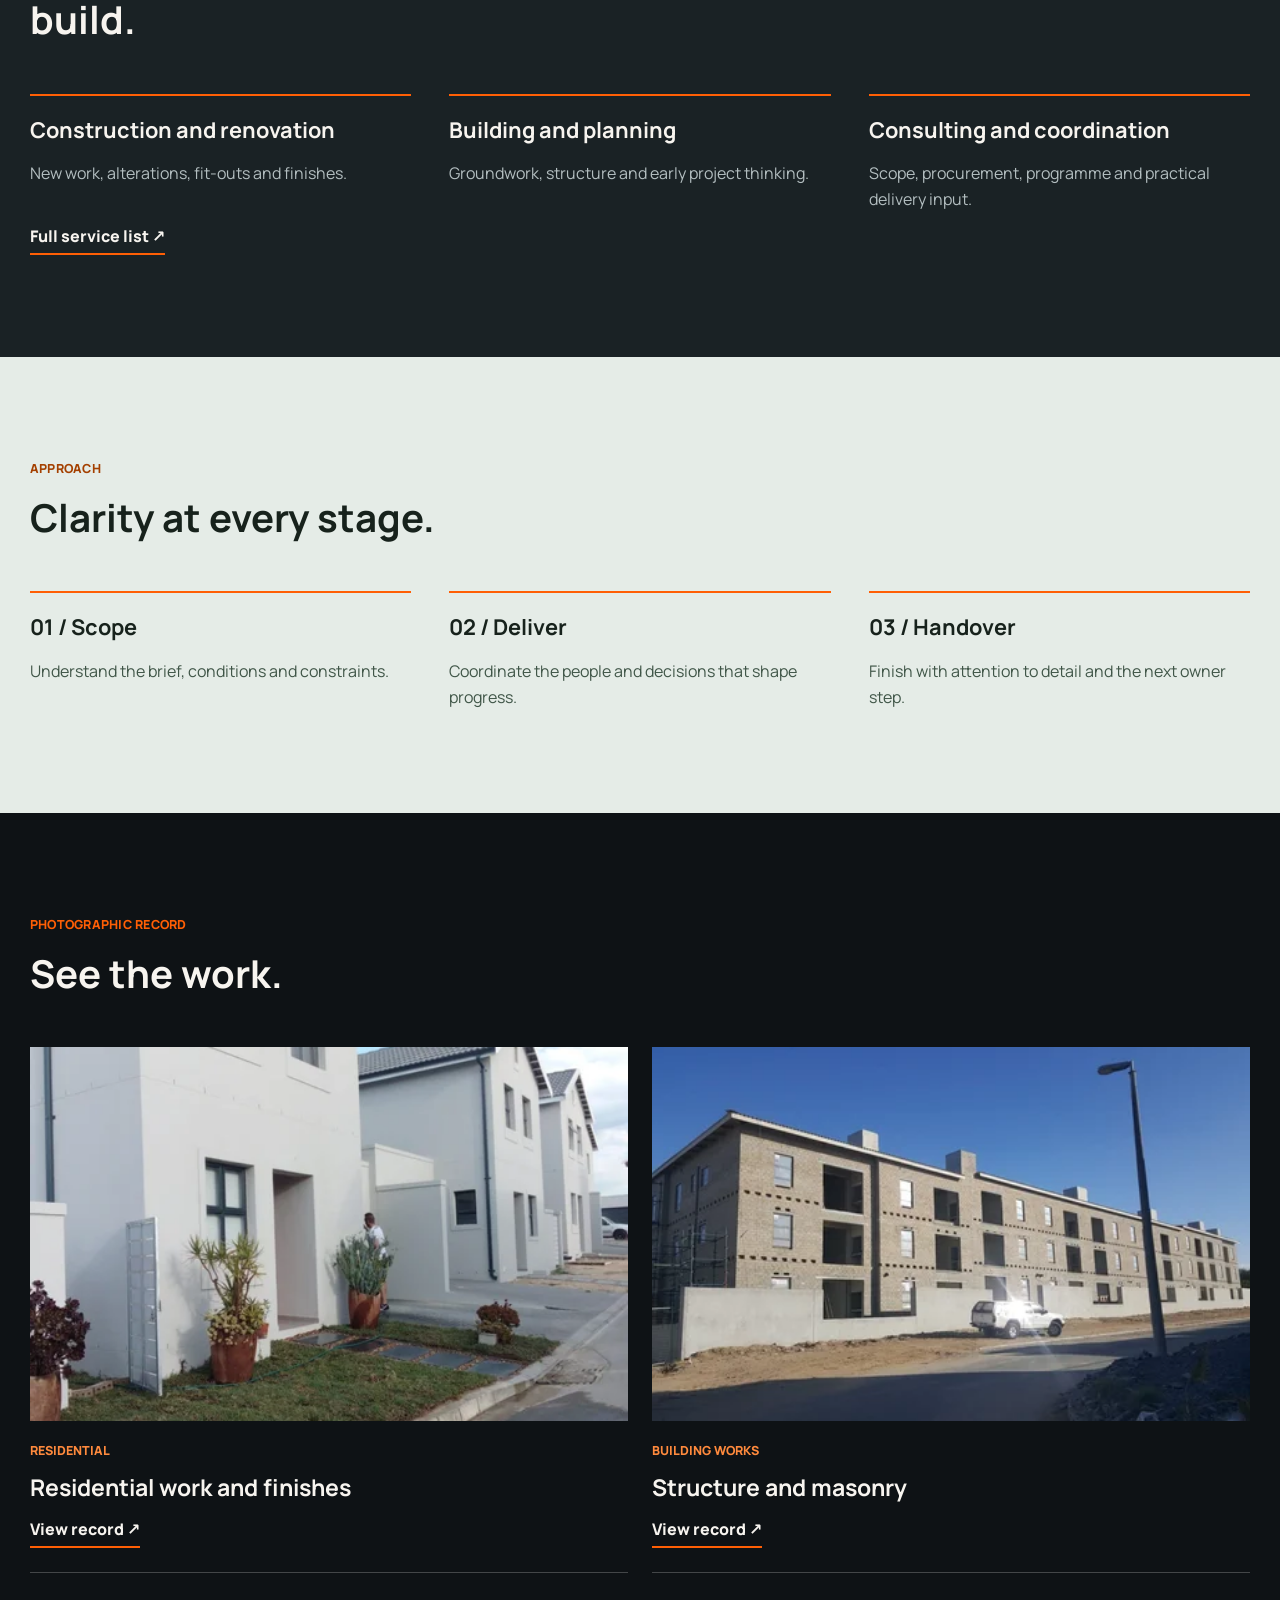
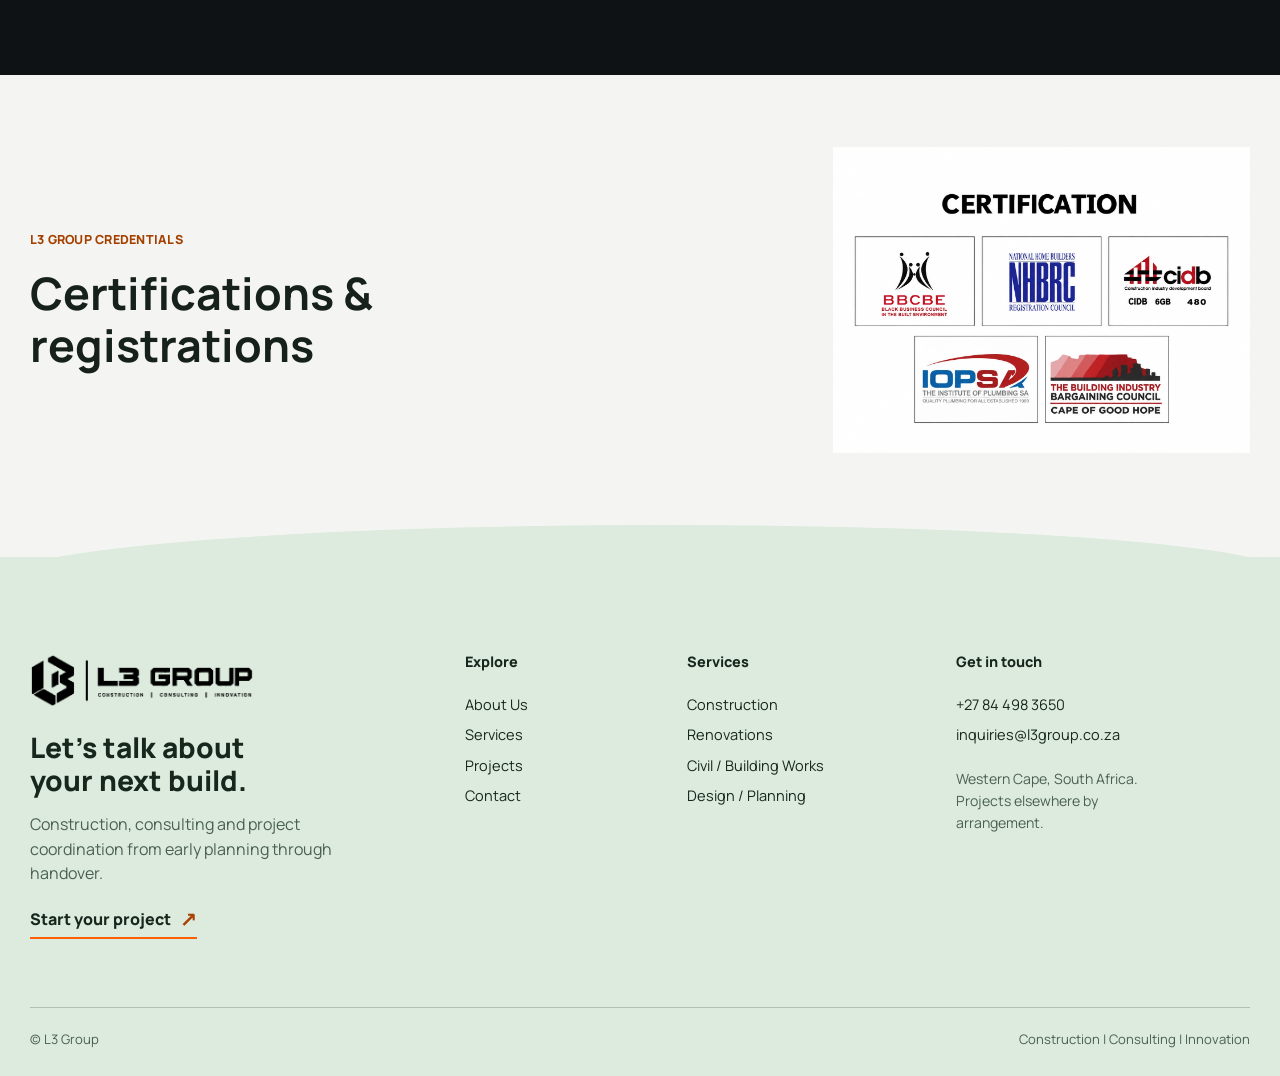
<file: portfolio.html>
<!DOCTYPE html><html lang="en"><head><script>document.documentElement.classList.add("js");</script>
  <meta charset="utf-8"><meta name="viewport" content="width=device-width, initial-scale=1">
  <meta name="description" content="View L3 Group's company portfolio: construction capabilities, planning approach and project collections. Find the right starting point for your next build.">
  <title>Company Portfolio &amp; Construction Capabilities | L3 Group</title><link rel="icon" href="/favicon.svg" type="image/svg+xml">


  <link rel="stylesheet" href="/styles.css"><link rel="stylesheet" href="/pages.css">

<link rel="canonical" href="https://l3group.co.za/portfolio">
<link rel="preload" href="/assets/fonts/manrope-latin.woff2" as="font" type="font/woff2" crossorigin="">
<link rel="preload" as="image" href="/assets/site-media/photo-07-1600.webp" imagesrcset="/assets/site-media/photo-07-480.webp 480w, /assets/site-media/photo-07-960.webp 960w, /assets/site-media/photo-07-1600.webp 1328w" imagesizes="100vw" fetchpriority="high">
<meta property="og:title" content="Company Portfolio &amp; Construction Capabilities | L3 Group">
<meta property="og:description" content="View L3 Group's company portfolio: construction capabilities, planning approach and project collections. Find the right starting point for your next build.">
<meta property="og:url" content="https://l3group.co.za/portfolio">
<meta property="og:type" content="website">
<meta property="og:site_name" content="L3 Group">
<meta property="og:locale" content="en_ZA">
<meta property="og:image" content="https://l3group.co.za/assets/l3-group-social.jpg">
<meta property="og:image:width" content="1200">
<meta property="og:image:height" content="630">
<meta property="og:image:alt" content="Completed L3 Group townhouses with landscaped entrances">
<meta name="twitter:card" content="summary_large_image">
<script type="application/ld+json">{"@context":"https://schema.org","@graph":[{"@type":"Organization","@id":"https://l3group.co.za/#organization","name":"L3 Group","url":"https://l3group.co.za/","logo":{"@type":"ImageObject","url":"https://l3group.co.za/assets/l3-logo-clean.png","width":1112,"height":262},"email":"inquiries@l3group.co.za","telephone":"+27844983650","areaServed":{"@type":"AdministrativeArea","name":"Western Cape, South Africa"}},{"@type":"WebSite","@id":"https://l3group.co.za/#website","url":"https://l3group.co.za/","name":"L3 Group","inLanguage":"en-ZA","publisher":{"@id":"https://l3group.co.za/#organization"}},{"@type":"WebPage","@id":"https://l3group.co.za/portfolio#webpage","url":"https://l3group.co.za/portfolio","name":"Company Portfolio & Construction Capabilities | L3 Group","description":"View L3 Group's company portfolio: construction capabilities, planning approach and project collections. Find the right starting point for your next build.","inLanguage":"en-ZA","isPartOf":{"@id":"https://l3group.co.za/#website"},"about":{"@id":"https://l3group.co.za/#organization"},"primaryImageOfPage":{"@type":"ImageObject","url":"https://l3group.co.za/assets/site-media/photo-07-1600.webp","width":1328,"height":747},"breadcrumb":{"@id":"https://l3group.co.za/portfolio#breadcrumb"}},{"@type":"BreadcrumbList","@id":"https://l3group.co.za/portfolio#breadcrumb","itemListElement":[{"@type":"ListItem","position":1,"name":"Home","item":"https://l3group.co.za/"},{"@type":"ListItem","position":2,"name":"Company Portfolio","item":"https://l3group.co.za/portfolio"}]}]}</script>
</head>
<body class="inner-page" data-page="portfolio">
  <a class="skip-link" href="#main">Skip to content</a>
  <header class="site-header" data-header="">
    <a class="brand" href="/" aria-label="L3 Group home"><img src="/assets/l3-logo-clean.webp" alt="L3 Group" width="1112" height="262" decoding="async" srcset="/assets/l3-logo-480.webp 480w, /assets/l3-logo-clean.webp 1112w" sizes="(max-width: 760px) 180px, 260px"></a>
    <nav class="site-nav" id="site-nav" aria-label="Main navigation" data-nav="">
      <a href="/">Home</a><a href="/about">About Us</a><a href="/services">Services</a><a href="/projects">Projects</a><a href="/contact">Contact</a>
    </nav>
    <a class="phone-link" href="tel:+27844983650" aria-label="Call L3 Group on +27 84 498 3650"><span aria-hidden="true"></span><strong>+27 84 498 3650</strong></a>
    <button class="nav-toggle" type="button" aria-label="Open navigation" aria-expanded="false" aria-controls="site-nav" data-nav-toggle=""><span></span><span></span><span></span></button>
  </header>

  <main id="main">
    <section class="page-hero"><img src="/assets/site-media/photo-07-1600.webp" alt="Construction crew working beneath roof framing" fetchpriority="high" width="1328" height="747" srcset="/assets/site-media/photo-07-480.webp 480w, /assets/site-media/photo-07-960.webp 960w, /assets/site-media/photo-07-1600.webp 1328w" sizes="100vw"><div class="container page-hero__inner"><p class="section-kicker">Company Profile</p><h1>L3 Group company portfolio.</h1><p>Our purpose, services, process, and selected photographic records in a concise profile.</p><div class="profile-actions"><a class="button button--orange" href="/assets/l3-group-company-portfolio.pdf" download="L3-Group-Company-Portfolio.pdf" type="application/pdf">Download Company Portfolio (PDF)</a><button class="button button--glass" type="button" onclick="window.print()">Print profile</button><a class="button button--glass" href="/contact">Contact L3</a></div></div></section>
    <nav class="page-subnav" aria-label="Profile sections"><div class="container"><a href="#overview">Overview</a><a href="#capabilities">Capabilities</a><a href="#approach">Approach</a><a href="#record">Photo Record</a></div></nav>
    <section class="content-band content-band--dark" id="overview"><div class="container content-split"><div><p class="section-kicker">Overview</p><h2>Construction, consulting, innovation.</h2><p class="copy-lead">L3 Group supports clients as they plan, build, improve, and understand their projects.</p><p>Our working focus is straightforward: bring the brief, the site, the programme and the delivery team into one clear conversation.</p></div><img src="/assets/site-media/photo-39-1600.webp" alt="Excavator and foundation trench" loading="lazy" width="1328" height="747" decoding="async" srcset="/assets/site-media/photo-39-480.webp 480w, /assets/site-media/photo-39-960.webp 960w, /assets/site-media/photo-39-1600.webp 1328w" sizes="(max-width: 480px) calc(100vw - 44px), (max-width: 760px) 50vw, (max-width: 1100px) 45vw, 600px"></div></section>
    <section class="content-band content-band--panel" id="capabilities"><div class="container"><div class="section-intro"><p class="section-kicker">Capabilities</p><h2>Support across the build.</h2></div><div class="service-list"><article><h3>Construction and renovation</h3><p>New work, alterations, fit-outs and finishes.</p></article><article><h3>Building and planning</h3><p>Groundwork, structure and early project thinking.</p></article><article><h3>Consulting and coordination</h3><p>Scope, procurement, programme and practical delivery input.</p></article></div><a class="inline-link" href="/services">Full service list ↗</a></div></section>
    <section class="content-band content-band--light" id="approach"><div class="container"><div class="section-intro"><p class="section-kicker">Approach</p><h2>Clarity at every stage.</h2></div><div class="principle-grid"><article><h3>01 / Scope</h3><p>Understand the brief, conditions and constraints.</p></article><article><h3>02 / Deliver</h3><p>Coordinate the people and decisions that shape progress.</p></article><article><h3>03 / Handover</h3><p>Finish with attention to detail and the next owner step.</p></article></div></div></section>
    <section class="content-band content-band--dark" id="record"><div class="container"><div class="section-intro"><p class="section-kicker">Photographic record</p><h2>See the work.</h2></div><div class="project-records"><a class="archive-preview" href="/projects/residential"><img src="/assets/site-media/photo-11-1600.webp" alt="White residential facade" loading="lazy" width="1200" height="1600" decoding="async" srcset="/assets/site-media/photo-11-480.webp 480w, /assets/site-media/photo-11-960.webp 960w, /assets/site-media/photo-11-1600.webp 1200w" sizes="(max-width: 900px) calc(100vw - 44px), 390px"><span class="archive-preview__meta">Residential</span><strong>Residential work and finishes</strong><span class="text-link">View record ↗</span></a><a class="archive-preview" href="/projects/building-works"><img src="/assets/site-media/photo-01-1600.webp" alt="Multi-storey masonry building" loading="lazy" width="1328" height="747" decoding="async" srcset="/assets/site-media/photo-01-480.webp 480w, /assets/site-media/photo-01-960.webp 960w, /assets/site-media/photo-01-1600.webp 1328w" sizes="(max-width: 900px) calc(100vw - 44px), 390px"><span class="archive-preview__meta">Building works</span><strong>Structure and masonry</strong><span class="text-link">View record ↗</span></a></div></div></section>
  </main>

  <section class="credentials-band" aria-labelledby="credentials-title">
    <div class="container credentials-band__inner">
      <div class="credentials-band__copy">
        <p class="section-kicker">L3 Group credentials</p>
        <h2 id="credentials-title">Certifications &amp; registrations</h2>
      </div>
      <img src="/assets/certifications.webp" alt="BBCBE, NHBRC, CIDB, IOPSA and Building Industry Bargaining Council logos" width="1464" height="1075" loading="lazy" decoding="async">
    </div>
  </section>
  <footer class="contact-footer" aria-labelledby="contact-title">
    <div class="container footer-main">
      <div class="footer-intro">
        <a class="footer-logo" href="/" aria-label="L3 Group home"><img src="/assets/l3-logo-clean.webp" alt="L3 Group" width="1112" height="262" decoding="async" srcset="/assets/l3-logo-480.webp 480w, /assets/l3-logo-clean.webp 1112w" sizes="(max-width: 760px) 180px, 260px"></a>
        <h2 id="contact-title">Let's talk about your next build.</h2>
        <p>Construction, consulting and project coordination from early planning through handover.</p>
        <a class="footer-primary-link" href="/contact">Start your project <span aria-hidden="true">↗</span></a>
      </div>
      <nav class="footer-links" aria-label="Explore"><h3>Explore</h3>
        <a href="/about">About Us</a><a href="/services">Services</a><a href="/projects">Projects</a><a href="/contact">Contact</a>
      </nav>
      <nav class="footer-links" aria-label="Services"><h3>Services</h3>
        <a href="/services#construction">Construction</a><a href="/services#renovations">Renovations</a><a href="/services#civil">Civil / Building Works</a><a href="/services#planning">Design / Planning</a>
      </nav>
      <div class="footer-links footer-contact"><h3>Get in touch</h3>
        <a href="tel:+27844983650">+27 84 498 3650</a><a href="mailto:inquiries@l3group.co.za">inquiries@l3group.co.za</a><p>Western Cape, South Africa. Projects elsewhere by arrangement.</p>
      </div>
    </div>
    <div class="container footer-bottom"><p>© L3 Group</p><p>Construction | Consulting | Innovation</p></div>
  </footer>
  <button class="back-to-top" type="button" aria-label="Back to top" data-back-to-top="">↑</button>
<script src="/script.js" defer=""></script>

</body></html>
</file>
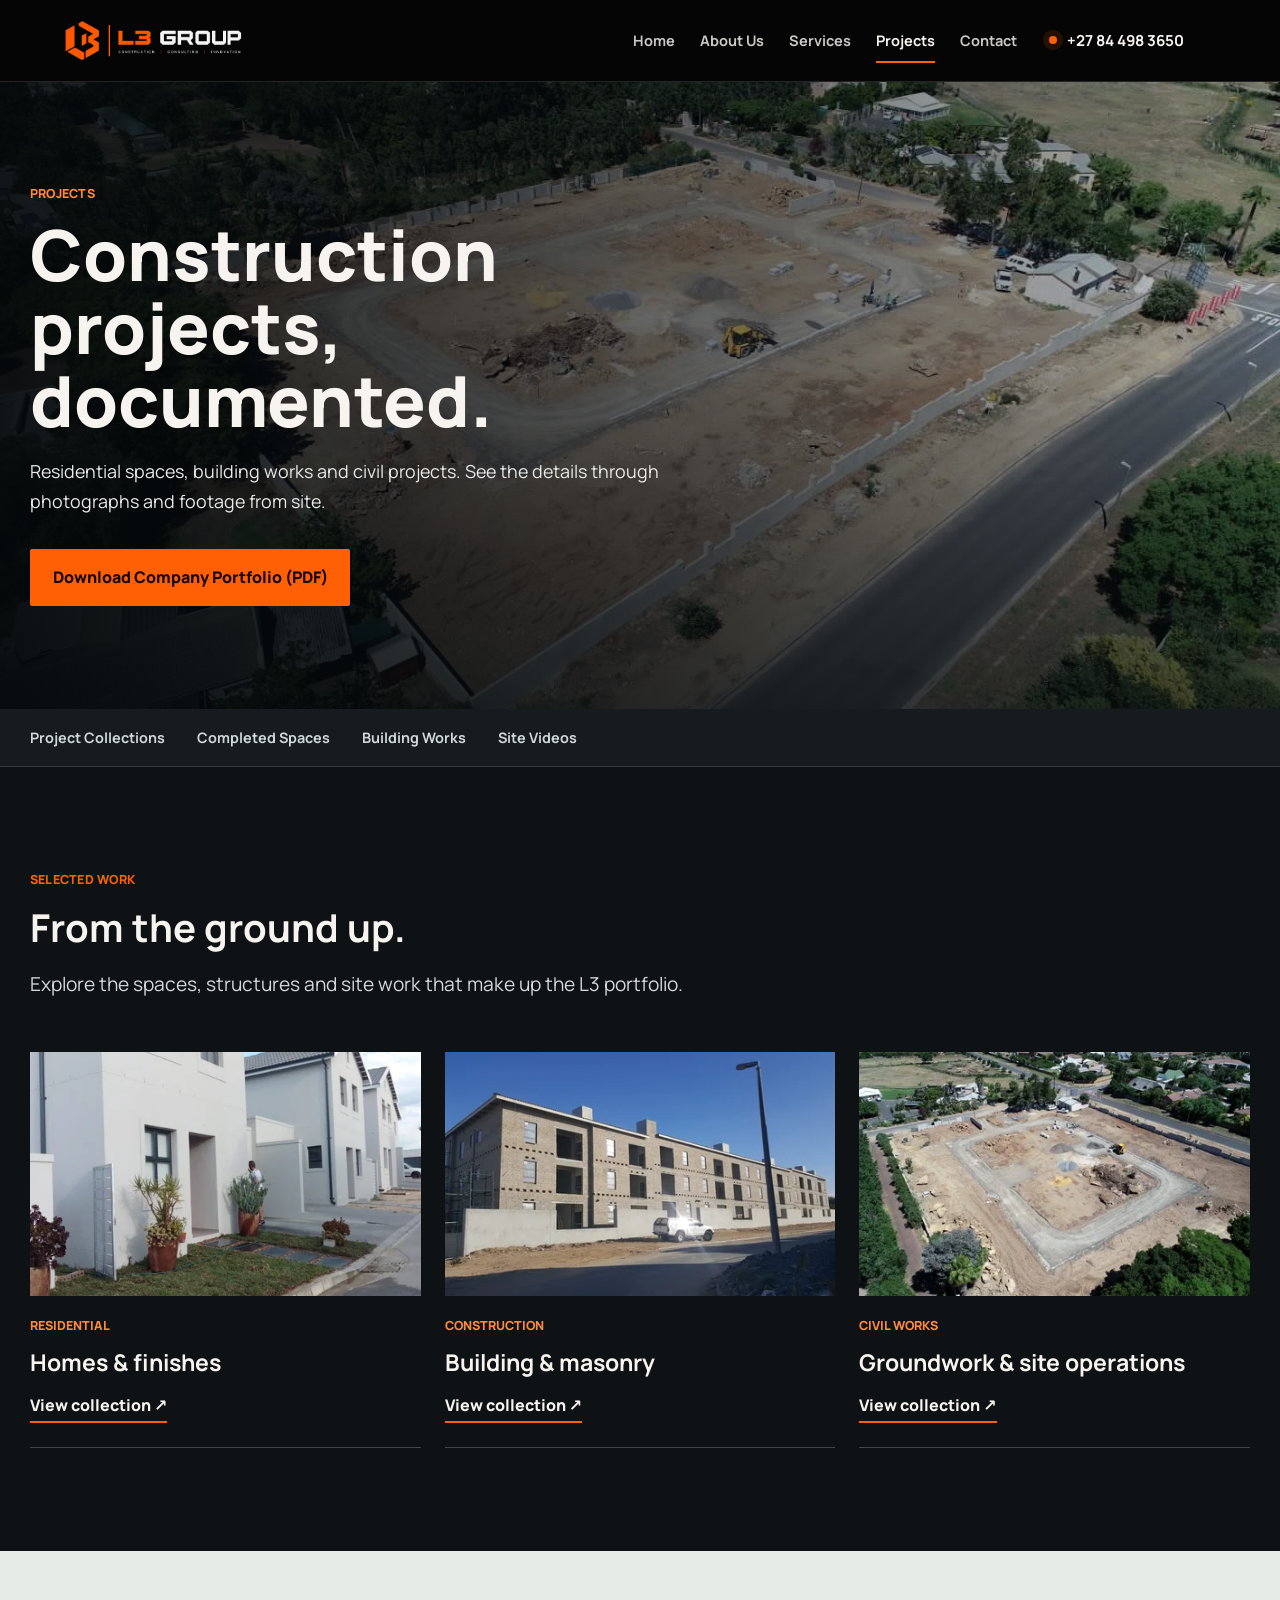
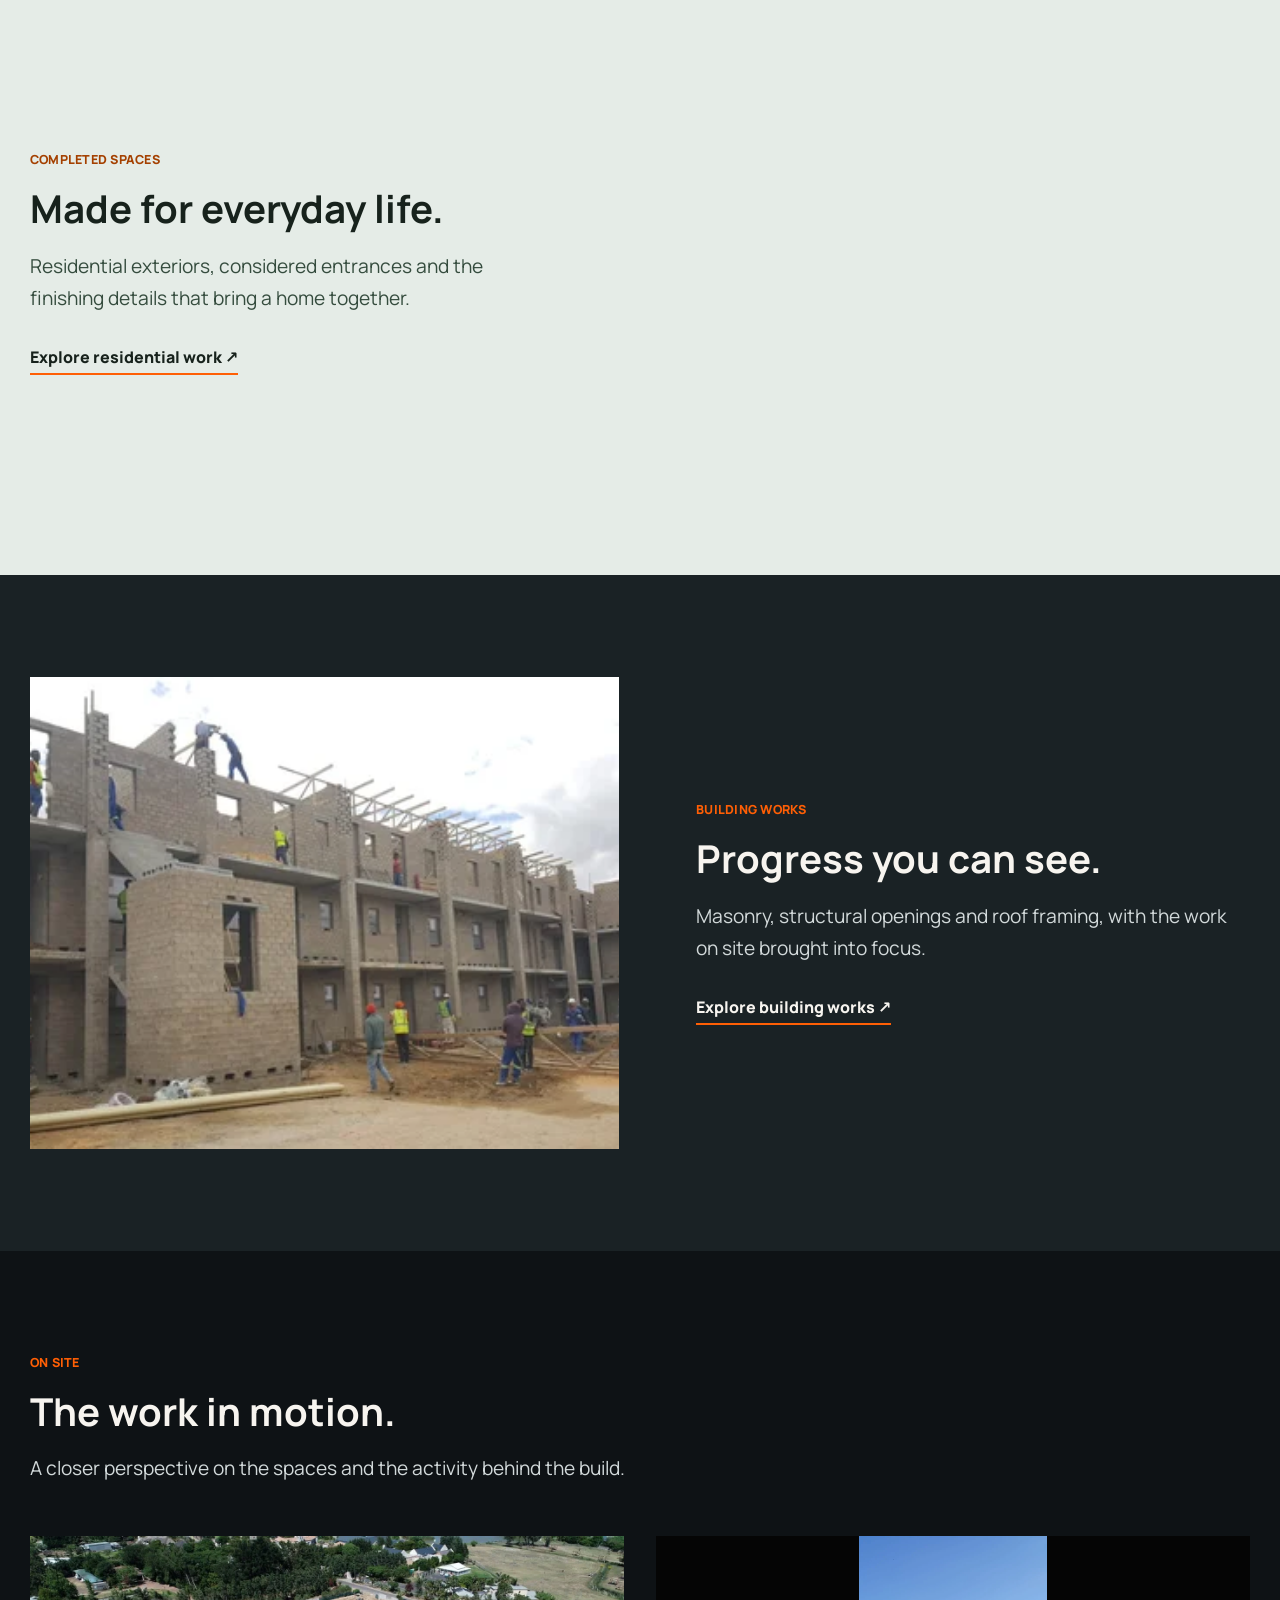
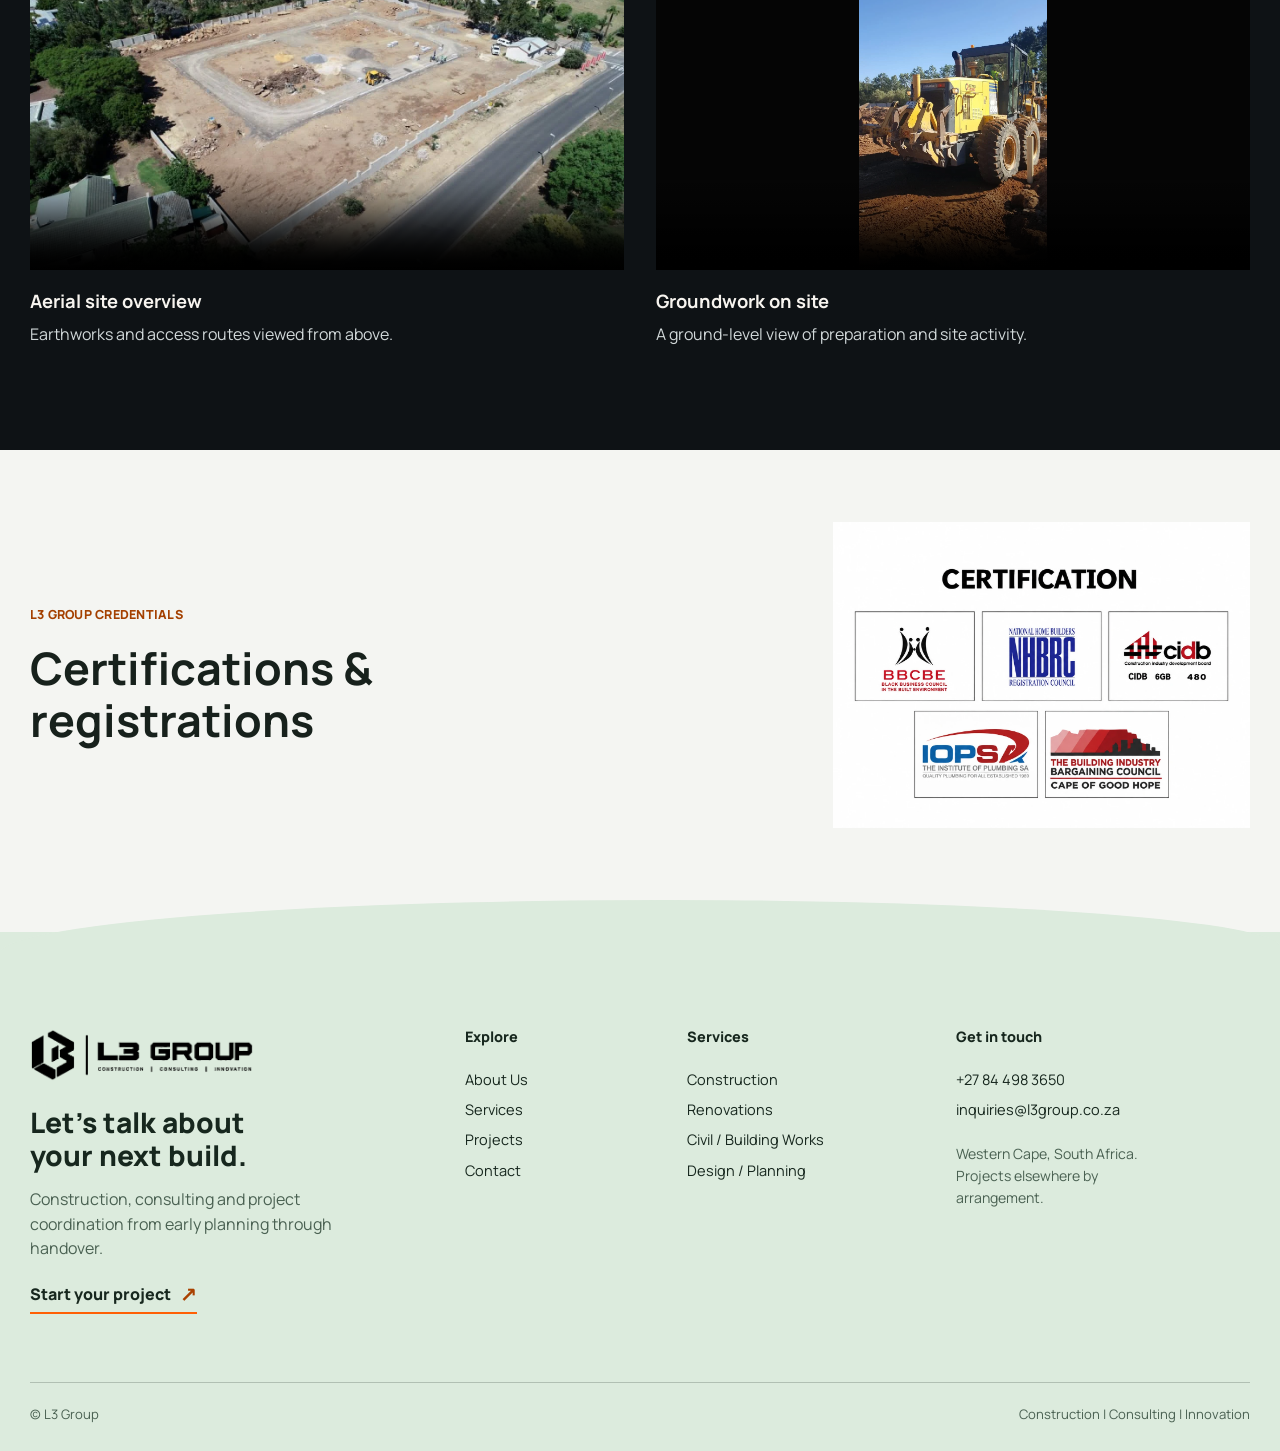
<file: projects.html>
<!DOCTYPE html><html lang="en"><head><script>document.documentElement.classList.add("js");</script>
  <meta charset="utf-8"><meta name="viewport" content="width=device-width, initial-scale=1">
  <meta name="description" content="Explore L3 Group project photographs and site videos covering residential finishes, masonry, building works, earthworks and construction site preparation.">
  <title>Construction &amp; Civil Works Projects | L3 Group</title><link rel="icon" href="/favicon.svg" type="image/svg+xml">


  <link rel="stylesheet" href="/styles.css"><link rel="stylesheet" href="/pages.css">

<link rel="canonical" href="https://l3group.co.za/projects">
<link rel="preload" href="/assets/fonts/manrope-latin.woff2" as="font" type="font/woff2" crossorigin="">
<link rel="preload" as="image" href="/assets/site-media/photo-23-1600.webp" imagesrcset="/assets/site-media/photo-23-480.webp 480w, /assets/site-media/photo-23-960.webp 960w, /assets/site-media/photo-23-1600.webp 1368w" imagesizes="100vw" fetchpriority="high">
<meta property="og:title" content="Construction &amp; Civil Works Projects | L3 Group">
<meta property="og:description" content="Explore L3 Group project photographs and site videos covering residential finishes, masonry, building works, earthworks and construction site preparation.">
<meta property="og:url" content="https://l3group.co.za/projects">
<meta property="og:type" content="website">
<meta property="og:site_name" content="L3 Group">
<meta property="og:locale" content="en_ZA">
<meta property="og:image" content="https://l3group.co.za/assets/l3-group-social.jpg">
<meta property="og:image:width" content="1200">
<meta property="og:image:height" content="630">
<meta property="og:image:alt" content="Completed L3 Group townhouses with landscaped entrances">
<meta name="twitter:card" content="summary_large_image">
<script type="application/ld+json">{"@context":"https://schema.org","@graph":[{"@type":"Organization","@id":"https://l3group.co.za/#organization","name":"L3 Group","url":"https://l3group.co.za/","logo":{"@type":"ImageObject","url":"https://l3group.co.za/assets/l3-logo-clean.png","width":1112,"height":262},"email":"inquiries@l3group.co.za","telephone":"+27844983650","areaServed":{"@type":"AdministrativeArea","name":"Western Cape, South Africa"}},{"@type":"WebSite","@id":"https://l3group.co.za/#website","url":"https://l3group.co.za/","name":"L3 Group","inLanguage":"en-ZA","publisher":{"@id":"https://l3group.co.za/#organization"}},{"@type":"CollectionPage","@id":"https://l3group.co.za/projects#webpage","url":"https://l3group.co.za/projects","name":"Construction & Civil Works Projects | L3 Group","description":"Explore L3 Group project photographs and site videos covering residential finishes, masonry, building works, earthworks and construction site preparation.","inLanguage":"en-ZA","isPartOf":{"@id":"https://l3group.co.za/#website"},"about":{"@id":"https://l3group.co.za/#organization"},"primaryImageOfPage":{"@type":"ImageObject","url":"https://l3group.co.za/assets/site-media/photo-23-1600.webp","width":1368,"height":770},"breadcrumb":{"@id":"https://l3group.co.za/projects#breadcrumb"}},{"@type":"BreadcrumbList","@id":"https://l3group.co.za/projects#breadcrumb","itemListElement":[{"@type":"ListItem","position":1,"name":"Home","item":"https://l3group.co.za/"},{"@type":"ListItem","position":2,"name":"Projects","item":"https://l3group.co.za/projects"}]}]}</script>
</head>
<body class="inner-page" data-page="projects">
  <a class="skip-link" href="#main">Skip to content</a>
  <header class="site-header" data-header="">
    <a class="brand" href="/" aria-label="L3 Group home"><img src="/assets/l3-logo-clean.webp" alt="L3 Group" width="1112" height="262" decoding="async" srcset="/assets/l3-logo-480.webp 480w, /assets/l3-logo-clean.webp 1112w" sizes="(max-width: 760px) 180px, 260px"></a>
    <nav class="site-nav" id="site-nav" aria-label="Main navigation" data-nav="">
      <a href="/">Home</a><a href="/about">About Us</a><a href="/services">Services</a><a href="/projects" class="is-active" aria-current="page">Projects</a><a href="/contact">Contact</a>
    </nav>
    <a class="phone-link" href="tel:+27844983650" aria-label="Call L3 Group on +27 84 498 3650"><span aria-hidden="true"></span><strong>+27 84 498 3650</strong></a>
    <button class="nav-toggle" type="button" aria-label="Open navigation" aria-expanded="false" aria-controls="site-nav" data-nav-toggle=""><span></span><span></span><span></span></button>
  </header>

  <main id="main">
    <section class="page-hero"><img src="/assets/site-media/photo-23-1600.webp" alt="Aerial overview of construction groundwork" fetchpriority="high" width="1368" height="770" srcset="/assets/site-media/photo-23-480.webp 480w, /assets/site-media/photo-23-960.webp 960w, /assets/site-media/photo-23-1600.webp 1368w" sizes="100vw"><div class="container page-hero__inner"><p class="section-kicker">Projects</p><h1>Construction projects, documented.</h1><p>Residential spaces, building works and civil projects. See the details through photographs and footage from site.</p><div class="profile-actions"><a class="button button--orange" href="/assets/l3-group-company-portfolio.pdf" download="L3-Group-Company-Portfolio.pdf" type="application/pdf">Download Company Portfolio (PDF)</a></div></div></section>
    <nav class="page-subnav" aria-label="Project sections"><div class="container"><a href="#archive">Project Collections</a><a href="#completed">Completed Spaces</a><a href="#current">Building Works</a><a href="#site-films">Site Videos</a></div></nav>
    <section class="content-band content-band--dark" id="archive"><div class="container">
      <div class="section-intro"><p class="section-kicker">Selected work</p><h2>From the ground up.</h2><p class="copy-lead">Explore the spaces, structures and site work that make up the L3 portfolio.</p></div>
      <div class="project-records project-records--three">
        <a class="archive-preview" href="/projects/residential"><img src="/assets/site-media/photo-11-1600.webp" alt="White residential facade and landscaped entrance" loading="lazy" width="1200" height="1600" decoding="async" srcset="/assets/site-media/photo-11-480.webp 480w, /assets/site-media/photo-11-960.webp 960w, /assets/site-media/photo-11-1600.webp 1200w" sizes="(max-width: 900px) calc(100vw - 44px), 390px"><span class="archive-preview__meta">Residential</span><strong>Homes &amp; finishes</strong><span class="text-link">View collection ↗</span></a>
        <a class="archive-preview" href="/projects/building-works"><img src="/assets/site-media/photo-01-1600.webp" alt="Multi-storey masonry building" loading="lazy" width="1328" height="747" decoding="async" srcset="/assets/site-media/photo-01-480.webp 480w, /assets/site-media/photo-01-960.webp 960w, /assets/site-media/photo-01-1600.webp 1328w" sizes="(max-width: 900px) calc(100vw - 44px), 390px"><span class="archive-preview__meta">Construction</span><strong>Building &amp; masonry</strong><span class="text-link">View collection ↗</span></a>
        <a class="archive-preview" href="/projects/civil-works"><img src="/assets/site-media/photo-27-1600.webp" alt="Aerial view of site preparation" loading="lazy" width="1368" height="770" decoding="async" srcset="/assets/site-media/photo-27-480.webp 480w, /assets/site-media/photo-27-960.webp 960w, /assets/site-media/photo-27-1600.webp 1368w" sizes="(max-width: 900px) calc(100vw - 44px), 390px"><span class="archive-preview__meta">Civil works</span><strong>Groundwork &amp; site operations</strong><span class="text-link">View collection ↗</span></a>
      </div>
    </div></section>
    <section class="content-band content-band--light" id="completed"><div class="container project-collection">
      <div><p class="section-kicker">Completed spaces</p><h2>Made for everyday life.</h2><p class="copy-lead">Residential exteriors, considered entrances and the finishing details that bring a home together.</p><a class="inline-link" href="/projects/residential">Explore residential work ↗</a></div>
      <div class="project-collection__images"><img src="/assets/site-media/photo-10-1600.webp" alt="White home with a red front door" loading="lazy" width="1200" height="1600" decoding="async" srcset="/assets/site-media/photo-10-480.webp 480w, /assets/site-media/photo-10-960.webp 960w, /assets/site-media/photo-10-1600.webp 1200w" sizes="(max-width: 480px) calc(100vw - 44px), (max-width: 760px) 50vw, (max-width: 1100px) 45vw, 600px"><img src="/assets/site-media/photo-12-1600.webp" alt="Residential street with finished white facades" loading="lazy" width="1200" height="1600" decoding="async" srcset="/assets/site-media/photo-12-480.webp 480w, /assets/site-media/photo-12-960.webp 960w, /assets/site-media/photo-12-1600.webp 1200w" sizes="(max-width: 480px) calc(100vw - 44px), (max-width: 760px) 50vw, (max-width: 1100px) 45vw, 600px"></div>
    </div></section>
    <section class="content-band content-band--panel" id="current"><div class="container content-split">
      <img class="project-feature" src="/assets/site-media/photo-07-1600.webp" alt="Construction crew working beneath roof framing" loading="lazy" width="1328" height="747" decoding="async" srcset="/assets/site-media/photo-07-480.webp 480w, /assets/site-media/photo-07-960.webp 960w, /assets/site-media/photo-07-1600.webp 1328w" sizes="(max-width: 480px) calc(100vw - 44px), (max-width: 760px) 50vw, (max-width: 1100px) 45vw, 600px">
      <div><p class="section-kicker">Building works</p><h2>Progress you can see.</h2><p class="copy-lead">Masonry, structural openings and roof framing, with the work on site brought into focus.</p><a class="inline-link" href="/projects/building-works">Explore building works ↗</a></div>
    </div></section>
    <section class="content-band content-band--dark" id="site-films"><div class="container">
      <div class="section-intro"><p class="section-kicker">On site</p><h2>The work in motion.</h2><p class="copy-lead">A closer perspective on the spaces and the activity behind the build.</p></div>
      <div class="site-video-grid">
        <figure><video controls="" playsinline="" preload="none" poster="/assets/site-media/photo-23-1600.webp" aria-label="Aerial site overview"><source src="/assets/site-media/site-film-1.mp4" type="video/mp4"><a href="/assets/site-media/site-film-1.mp4">Watch aerial site overview</a></video><figcaption><strong>Aerial site overview</strong>Earthworks and access routes viewed from above.</figcaption></figure>
        <figure><video controls="" playsinline="" preload="none" poster="/assets/site-media/photo-32-1600.webp" aria-label="Groundwork on site"><source src="/assets/site-media/site-film-2.mp4" type="video/mp4"><a href="/assets/site-media/site-film-2.mp4">Watch groundwork on site</a></video><figcaption><strong>Groundwork on site</strong>A ground-level view of preparation and site activity.</figcaption></figure>
      </div>
    </div></section>
  </main>

  <section class="credentials-band" aria-labelledby="credentials-title">
    <div class="container credentials-band__inner">
      <div class="credentials-band__copy">
        <p class="section-kicker">L3 Group credentials</p>
        <h2 id="credentials-title">Certifications &amp; registrations</h2>
      </div>
      <img src="/assets/certifications.webp" alt="BBCBE, NHBRC, CIDB, IOPSA and Building Industry Bargaining Council logos" width="1464" height="1075" loading="lazy" decoding="async">
    </div>
  </section>
  <footer class="contact-footer" aria-labelledby="contact-title">
    <div class="container footer-main">
      <div class="footer-intro">
        <a class="footer-logo" href="/" aria-label="L3 Group home"><img src="/assets/l3-logo-clean.webp" alt="L3 Group" width="1112" height="262" decoding="async" srcset="/assets/l3-logo-480.webp 480w, /assets/l3-logo-clean.webp 1112w" sizes="(max-width: 760px) 180px, 260px"></a>
        <h2 id="contact-title">Let's talk about your next build.</h2>
        <p>Construction, consulting and project coordination from early planning through handover.</p>
        <a class="footer-primary-link" href="/contact">Start your project <span aria-hidden="true">↗</span></a>
      </div>
      <nav class="footer-links" aria-label="Explore"><h3>Explore</h3>
        <a href="/about">About Us</a><a href="/services">Services</a><a href="/projects">Projects</a><a href="/contact">Contact</a>
      </nav>
      <nav class="footer-links" aria-label="Services"><h3>Services</h3>
        <a href="/services#construction">Construction</a><a href="/services#renovations">Renovations</a><a href="/services#civil">Civil / Building Works</a><a href="/services#planning">Design / Planning</a>
      </nav>
      <div class="footer-links footer-contact"><h3>Get in touch</h3>
        <a href="tel:+27844983650">+27 84 498 3650</a><a href="mailto:inquiries@l3group.co.za">inquiries@l3group.co.za</a><p>Western Cape, South Africa. Projects elsewhere by arrangement.</p>
      </div>
    </div>
    <div class="container footer-bottom"><p>© L3 Group</p><p>Construction | Consulting | Innovation</p></div>
  </footer>
  <button class="back-to-top" type="button" aria-label="Back to top" data-back-to-top="">↑</button>
<script src="/script.js" defer=""></script><script src="/media-gallery.js" defer=""></script>

</body></html>
</file>
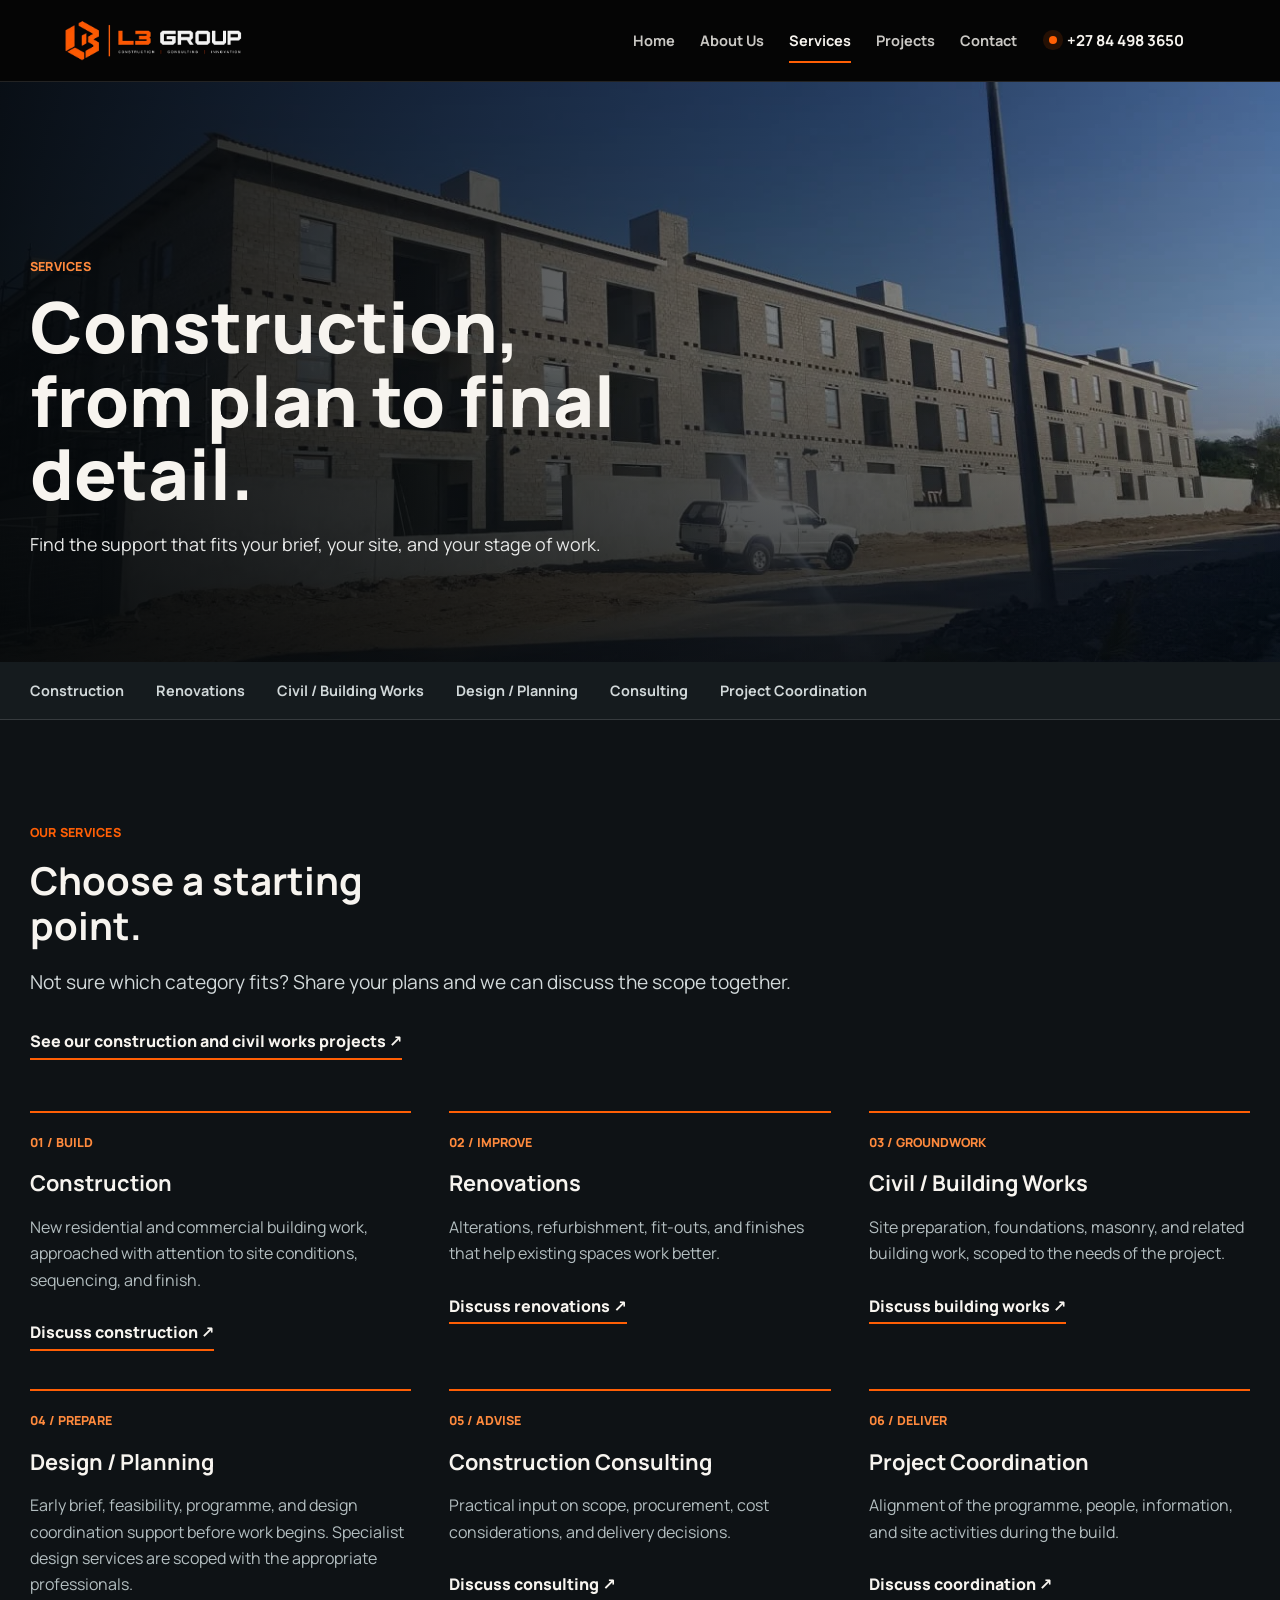
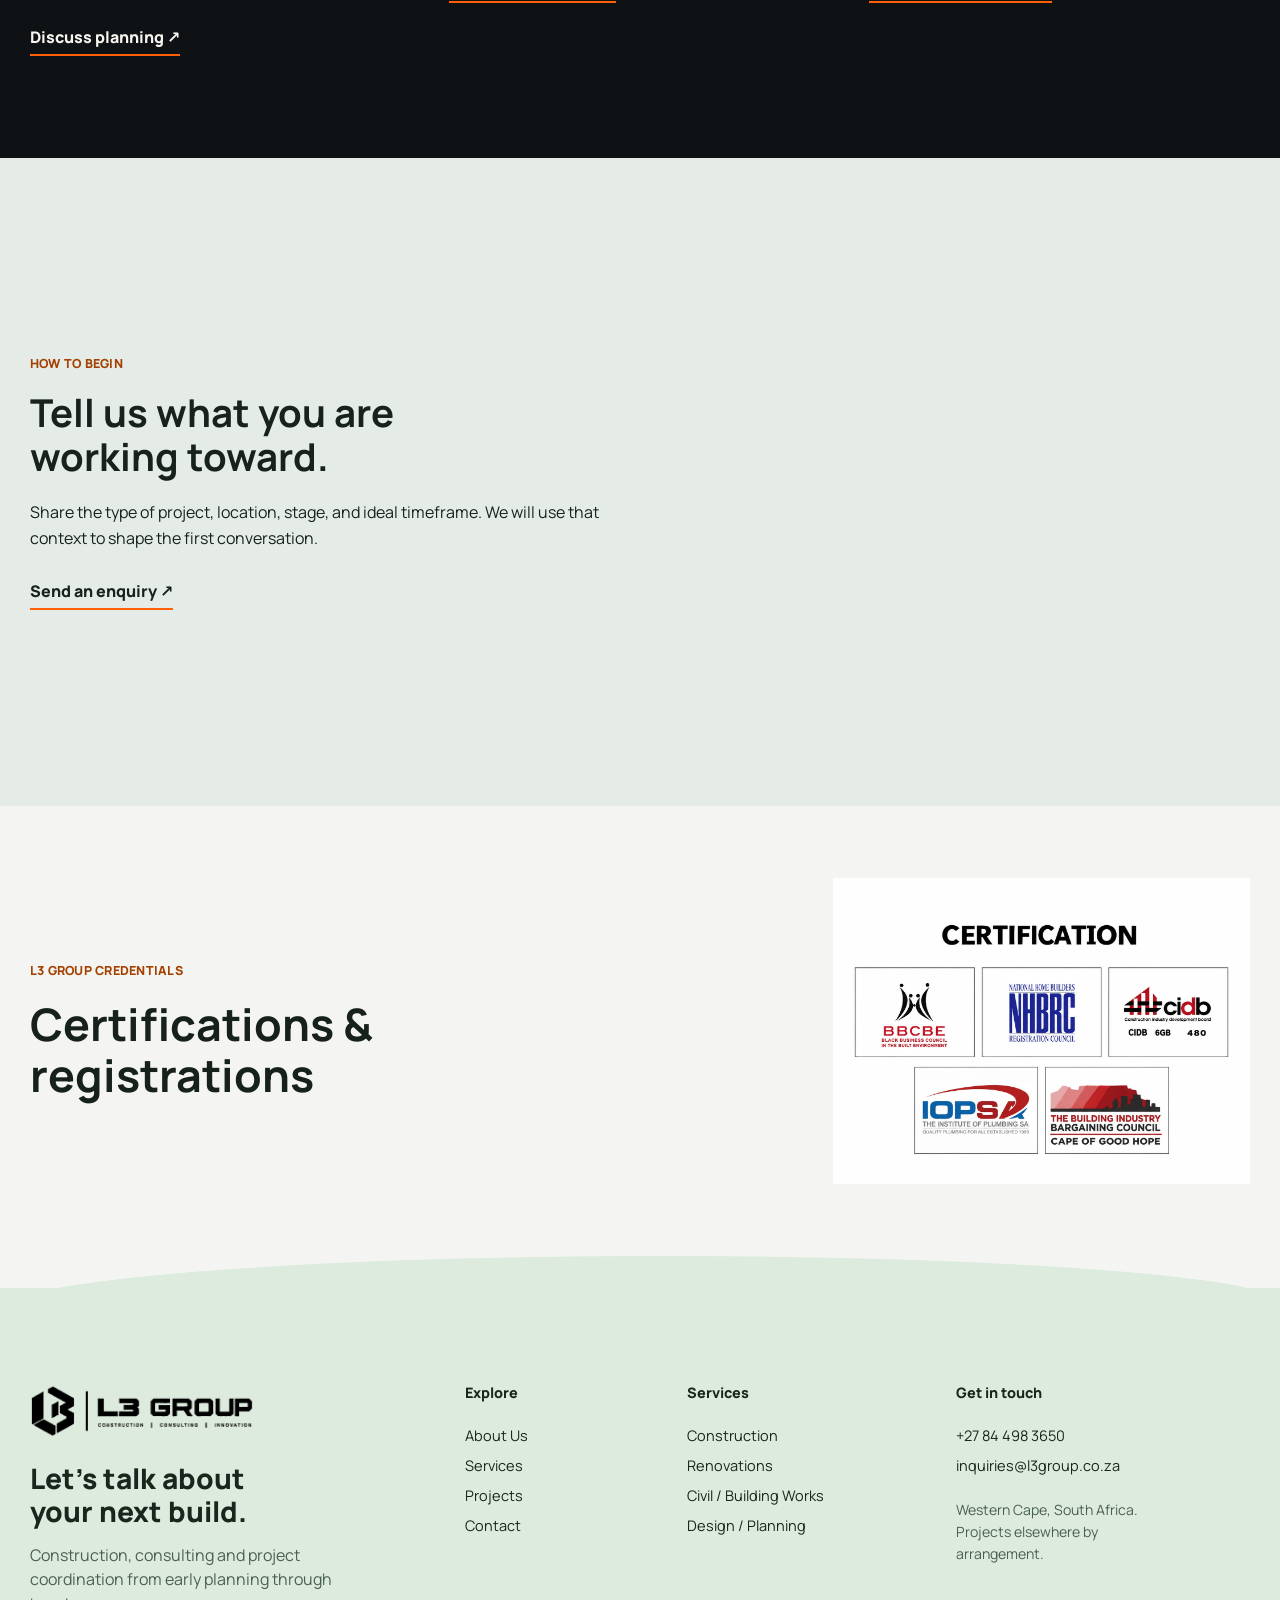
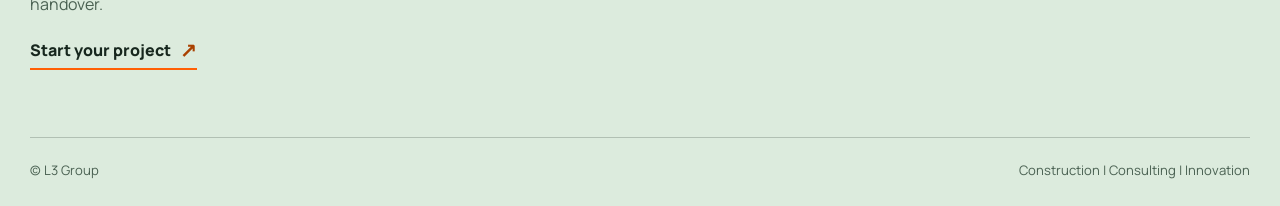
<file: services.html>
<!DOCTYPE html><html lang="en"><head><script>document.documentElement.classList.add("js");</script>
  <meta charset="utf-8"><meta name="viewport" content="width=device-width, initial-scale=1">
  <meta name="description" content="Explore L3 Group services: residential and commercial construction, renovations, civil works, planning, consulting and project coordination in the Western Cape.">
  <title>Construction, Renovations &amp; Civil Works | L3 Group</title><link rel="icon" href="/favicon.svg" type="image/svg+xml">


  <link rel="stylesheet" href="/styles.css"><link rel="stylesheet" href="/pages.css">

<link rel="canonical" href="https://l3group.co.za/services">
<link rel="preload" href="/assets/fonts/manrope-latin.woff2" as="font" type="font/woff2" crossorigin="">
<link rel="preload" as="image" href="/assets/site-media/photo-01-1600.webp" imagesrcset="/assets/site-media/photo-01-480.webp 480w, /assets/site-media/photo-01-960.webp 960w, /assets/site-media/photo-01-1600.webp 1328w" imagesizes="100vw" fetchpriority="high">
<meta property="og:title" content="Construction, Renovations &amp; Civil Works | L3 Group">
<meta property="og:description" content="Explore L3 Group services: residential and commercial construction, renovations, civil works, planning, consulting and project coordination in the Western Cape.">
<meta property="og:url" content="https://l3group.co.za/services">
<meta property="og:type" content="website">
<meta property="og:site_name" content="L3 Group">
<meta property="og:locale" content="en_ZA">
<meta property="og:image" content="https://l3group.co.za/assets/l3-group-social.jpg">
<meta property="og:image:width" content="1200">
<meta property="og:image:height" content="630">
<meta property="og:image:alt" content="Completed L3 Group townhouses with landscaped entrances">
<meta name="twitter:card" content="summary_large_image">
<script type="application/ld+json">{"@context":"https://schema.org","@graph":[{"@type":"Organization","@id":"https://l3group.co.za/#organization","name":"L3 Group","url":"https://l3group.co.za/","logo":{"@type":"ImageObject","url":"https://l3group.co.za/assets/l3-logo-clean.png","width":1112,"height":262},"email":"inquiries@l3group.co.za","telephone":"+27844983650","areaServed":{"@type":"AdministrativeArea","name":"Western Cape, South Africa"}},{"@type":"WebSite","@id":"https://l3group.co.za/#website","url":"https://l3group.co.za/","name":"L3 Group","inLanguage":"en-ZA","publisher":{"@id":"https://l3group.co.za/#organization"}},{"@type":"CollectionPage","@id":"https://l3group.co.za/services#webpage","url":"https://l3group.co.za/services","name":"Construction, Renovations & Civil Works | L3 Group","description":"Explore L3 Group services: residential and commercial construction, renovations, civil works, planning, consulting and project coordination in the Western Cape.","inLanguage":"en-ZA","isPartOf":{"@id":"https://l3group.co.za/#website"},"about":{"@id":"https://l3group.co.za/#organization"},"primaryImageOfPage":{"@type":"ImageObject","url":"https://l3group.co.za/assets/site-media/photo-01-1600.webp","width":1328,"height":747},"breadcrumb":{"@id":"https://l3group.co.za/services#breadcrumb"}},{"@type":"BreadcrumbList","@id":"https://l3group.co.za/services#breadcrumb","itemListElement":[{"@type":"ListItem","position":1,"name":"Home","item":"https://l3group.co.za/"},{"@type":"ListItem","position":2,"name":"Services","item":"https://l3group.co.za/services"}]},{"@type":"Service","@id":"https://l3group.co.za/services#construction","url":"https://l3group.co.za/services#construction","name":"Construction","description":"New residential and commercial building work, approached with attention to site conditions, sequencing, and finish.","provider":{"@id":"https://l3group.co.za/#organization"},"areaServed":{"@type":"AdministrativeArea","name":"Western Cape, South Africa"}},{"@type":"Service","@id":"https://l3group.co.za/services#renovations","url":"https://l3group.co.za/services#renovations","name":"Renovations","description":"Alterations, refurbishment, fit-outs, and finishes that help existing spaces work better.","provider":{"@id":"https://l3group.co.za/#organization"},"areaServed":{"@type":"AdministrativeArea","name":"Western Cape, South Africa"}},{"@type":"Service","@id":"https://l3group.co.za/services#civil","url":"https://l3group.co.za/services#civil","name":"Civil / Building Works","description":"Site preparation, foundations, masonry, and related building work, scoped to the needs of the project.","provider":{"@id":"https://l3group.co.za/#organization"},"areaServed":{"@type":"AdministrativeArea","name":"Western Cape, South Africa"}},{"@type":"Service","@id":"https://l3group.co.za/services#planning","url":"https://l3group.co.za/services#planning","name":"Design / Planning","description":"Early brief, feasibility, programme, and design coordination support before work begins. Specialist design services are scoped with the appropriate professionals.","provider":{"@id":"https://l3group.co.za/#organization"},"areaServed":{"@type":"AdministrativeArea","name":"Western Cape, South Africa"}},{"@type":"Service","@id":"https://l3group.co.za/services#consulting","url":"https://l3group.co.za/services#consulting","name":"Construction Consulting","description":"Practical input on scope, procurement, cost considerations, and delivery decisions.","provider":{"@id":"https://l3group.co.za/#organization"},"areaServed":{"@type":"AdministrativeArea","name":"Western Cape, South Africa"}},{"@type":"Service","@id":"https://l3group.co.za/services#coordination","url":"https://l3group.co.za/services#coordination","name":"Project Coordination","description":"Alignment of the programme, people, information, and site activities during the build.","provider":{"@id":"https://l3group.co.za/#organization"},"areaServed":{"@type":"AdministrativeArea","name":"Western Cape, South Africa"}}]}</script>
</head>
<body class="inner-page" data-page="services">
  <a class="skip-link" href="#main">Skip to content</a>
  <header class="site-header" data-header="">
    <a class="brand" href="/" aria-label="L3 Group home"><img src="/assets/l3-logo-clean.webp" alt="L3 Group" width="1112" height="262" decoding="async" srcset="/assets/l3-logo-480.webp 480w, /assets/l3-logo-clean.webp 1112w" sizes="(max-width: 760px) 180px, 260px"></a>
    <nav class="site-nav" id="site-nav" aria-label="Main navigation" data-nav="">
      <a href="/">Home</a><a href="/about">About Us</a><a href="/services" class="is-active" aria-current="page">Services</a><a href="/projects">Projects</a><a href="/contact">Contact</a>
    </nav>
    <a class="phone-link" href="tel:+27844983650" aria-label="Call L3 Group on +27 84 498 3650"><span aria-hidden="true"></span><strong>+27 84 498 3650</strong></a>
    <button class="nav-toggle" type="button" aria-label="Open navigation" aria-expanded="false" aria-controls="site-nav" data-nav-toggle=""><span></span><span></span><span></span></button>
  </header>

  <main id="main">
    <section class="page-hero"><img src="/assets/site-media/photo-01-1600.webp" alt="Multi-storey masonry structure" fetchpriority="high" width="1328" height="747" srcset="/assets/site-media/photo-01-480.webp 480w, /assets/site-media/photo-01-960.webp 960w, /assets/site-media/photo-01-1600.webp 1328w" sizes="100vw"><div class="container page-hero__inner"><p class="section-kicker">Services</p><h1>Construction, from plan to final detail.</h1><p>Find the support that fits your brief, your site, and your stage of work.</p></div></section>
    <nav class="page-subnav" aria-label="Service sections"><div class="container"><a href="#construction">Construction</a><a href="#renovations">Renovations</a><a href="#civil">Civil / Building Works</a><a href="#planning">Design / Planning</a><a href="#consulting">Consulting</a><a href="#coordination">Project Coordination</a></div></nav>
    <section class="content-band content-band--dark"><div class="container"><div class="section-intro"><p class="section-kicker">Our services</p><h2>Choose a starting point.</h2><p class="copy-lead">Not sure which category fits? Share your plans and we can discuss the scope together.</p><p><a class="inline-link" href="/projects">See our construction and civil works projects ↗</a></p></div><div class="service-list">
      <article id="construction"><span class="eyebrow">01 / Build</span><h3>Construction</h3><p>New residential and commercial building work, approached with attention to site conditions, sequencing, and finish.</p><a href="/contact?service=Construction">Discuss construction ↗</a></article>
      <article id="renovations"><span class="eyebrow">02 / Improve</span><h3>Renovations</h3><p>Alterations, refurbishment, fit-outs, and finishes that help existing spaces work better.</p><a href="/contact?service=Renovations">Discuss renovations ↗</a></article>
      <article id="civil"><span class="eyebrow">03 / Groundwork</span><h3>Civil / Building Works</h3><p>Site preparation, foundations, masonry, and related building work, scoped to the needs of the project.</p><a href="/contact?service=Civil%20%2F%20Building%20Works">Discuss building works ↗</a></article>
      <article id="planning"><span class="eyebrow">04 / Prepare</span><h3>Design / Planning</h3><p>Early brief, feasibility, programme, and design coordination support before work begins. Specialist design services are scoped with the appropriate professionals.</p><a href="/contact?service=Design%20%2F%20Planning">Discuss planning ↗</a></article>
      <article id="consulting"><span class="eyebrow">05 / Advise</span><h3>Construction Consulting</h3><p>Practical input on scope, procurement, cost considerations, and delivery decisions.</p><a href="/contact?service=Construction%20Consulting">Discuss consulting ↗</a></article>
      <article id="coordination"><span class="eyebrow">06 / Deliver</span><h3>Project Coordination</h3><p>Alignment of the programme, people, information, and site activities during the build.</p><a href="/contact?service=Project%20Coordination">Discuss coordination ↗</a></article>
    </div></div></section>
    <section class="content-band content-band--light"><div class="container content-split"><div><p class="section-kicker">How to begin</p><h2>Tell us what you are working toward.</h2><p>Share the type of project, location, stage, and ideal timeframe. We will use that context to shape the first conversation.</p><a class="inline-link" href="/contact">Send an enquiry ↗</a></div><img src="/assets/site-media/photo-11-1600.webp" alt="White residential facade and landscaped entrance" loading="lazy" width="1200" height="1600" decoding="async" srcset="/assets/site-media/photo-11-480.webp 480w, /assets/site-media/photo-11-960.webp 960w, /assets/site-media/photo-11-1600.webp 1200w" sizes="(max-width: 480px) calc(100vw - 44px), (max-width: 760px) 50vw, (max-width: 1100px) 45vw, 600px"></div></section>
  </main>

  <section class="credentials-band" aria-labelledby="credentials-title">
    <div class="container credentials-band__inner">
      <div class="credentials-band__copy">
        <p class="section-kicker">L3 Group credentials</p>
        <h2 id="credentials-title">Certifications &amp; registrations</h2>
      </div>
      <img src="/assets/certifications.webp" alt="BBCBE, NHBRC, CIDB, IOPSA and Building Industry Bargaining Council logos" width="1464" height="1075" loading="lazy" decoding="async">
    </div>
  </section>
  <footer class="contact-footer" aria-labelledby="contact-title">
    <div class="container footer-main">
      <div class="footer-intro">
        <a class="footer-logo" href="/" aria-label="L3 Group home"><img src="/assets/l3-logo-clean.webp" alt="L3 Group" width="1112" height="262" decoding="async" srcset="/assets/l3-logo-480.webp 480w, /assets/l3-logo-clean.webp 1112w" sizes="(max-width: 760px) 180px, 260px"></a>
        <h2 id="contact-title">Let's talk about your next build.</h2>
        <p>Construction, consulting and project coordination from early planning through handover.</p>
        <a class="footer-primary-link" href="/contact">Start your project <span aria-hidden="true">↗</span></a>
      </div>
      <nav class="footer-links" aria-label="Explore"><h3>Explore</h3>
        <a href="/about">About Us</a><a href="/services">Services</a><a href="/projects">Projects</a><a href="/contact">Contact</a>
      </nav>
      <nav class="footer-links" aria-label="Services"><h3>Services</h3>
        <a href="/services#construction">Construction</a><a href="/services#renovations">Renovations</a><a href="/services#civil">Civil / Building Works</a><a href="/services#planning">Design / Planning</a>
      </nav>
      <div class="footer-links footer-contact"><h3>Get in touch</h3>
        <a href="tel:+27844983650">+27 84 498 3650</a><a href="mailto:inquiries@l3group.co.za">inquiries@l3group.co.za</a><p>Western Cape, South Africa. Projects elsewhere by arrangement.</p>
      </div>
    </div>
    <div class="container footer-bottom"><p>© L3 Group</p><p>Construction | Consulting | Innovation</p></div>
  </footer>
  <button class="back-to-top" type="button" aria-label="Back to top" data-back-to-top="">↑</button>
<script src="/script.js" defer=""></script>

</body></html>
</file>
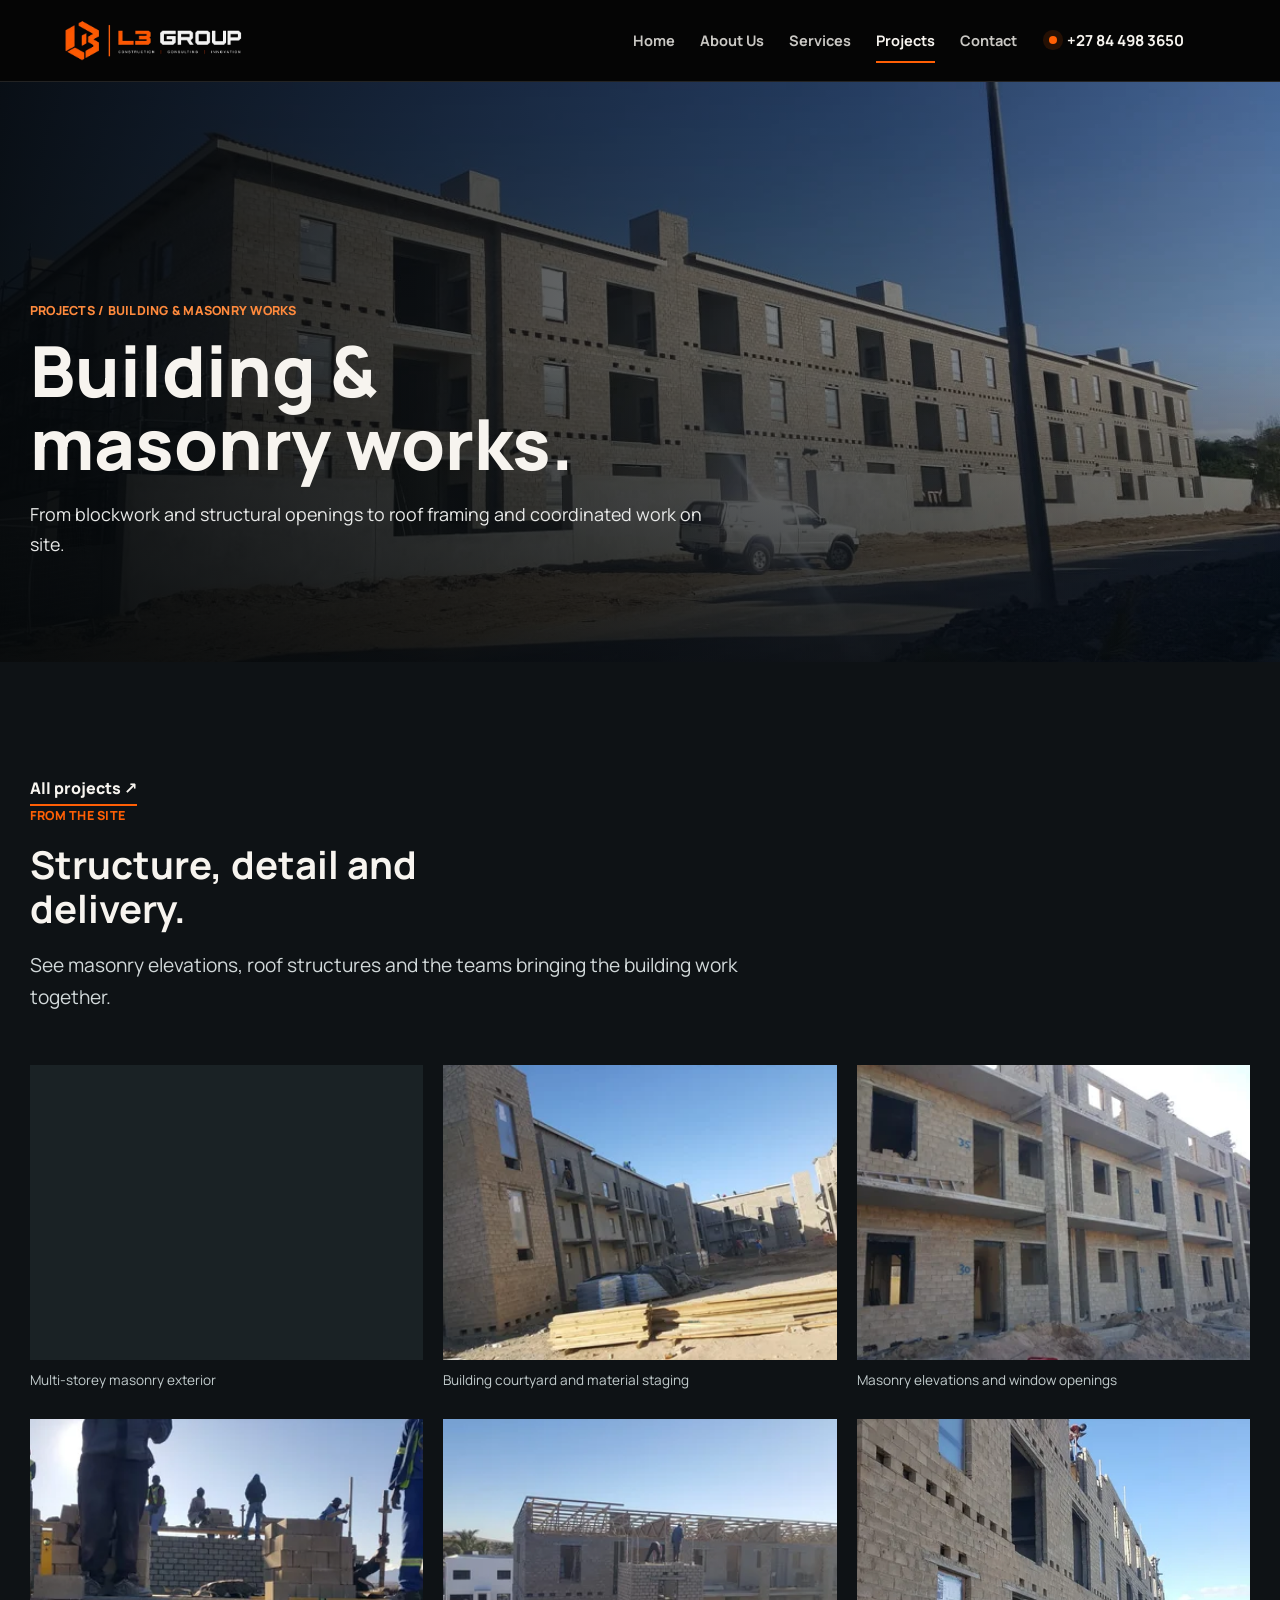
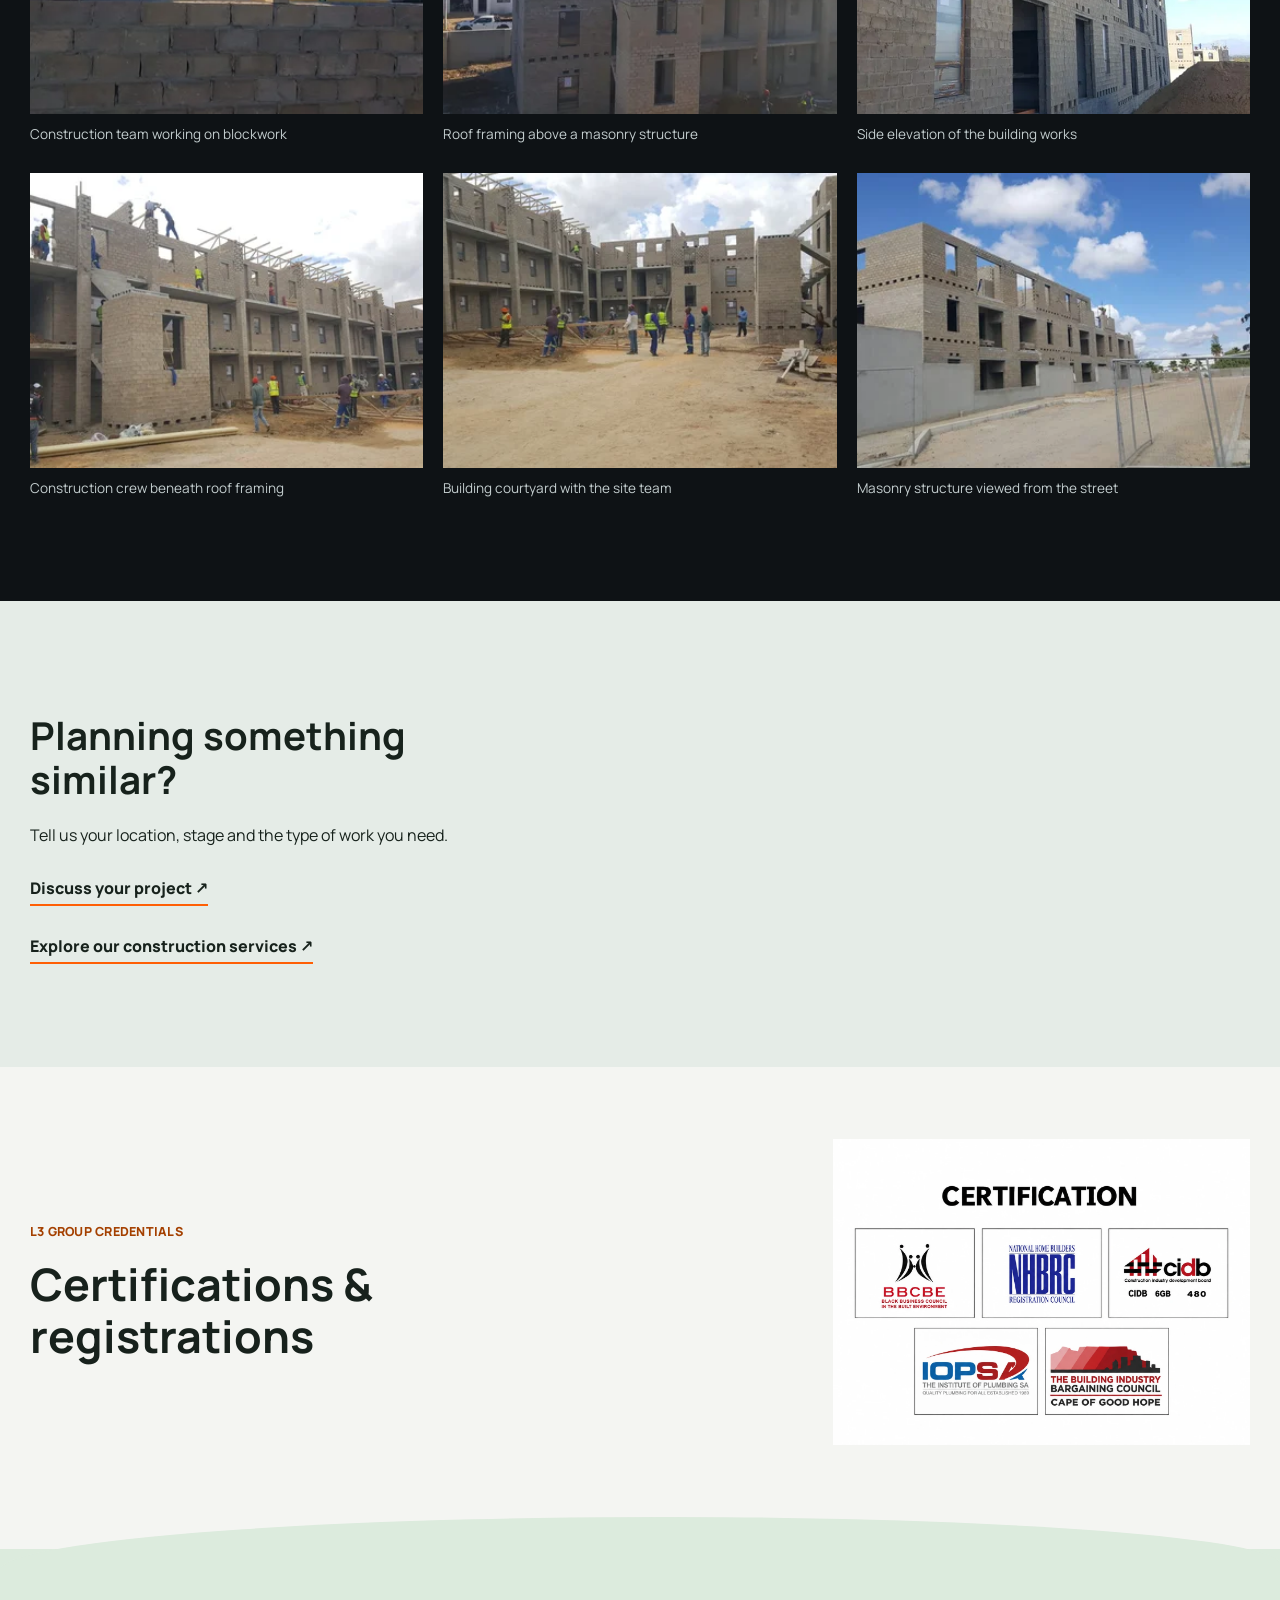
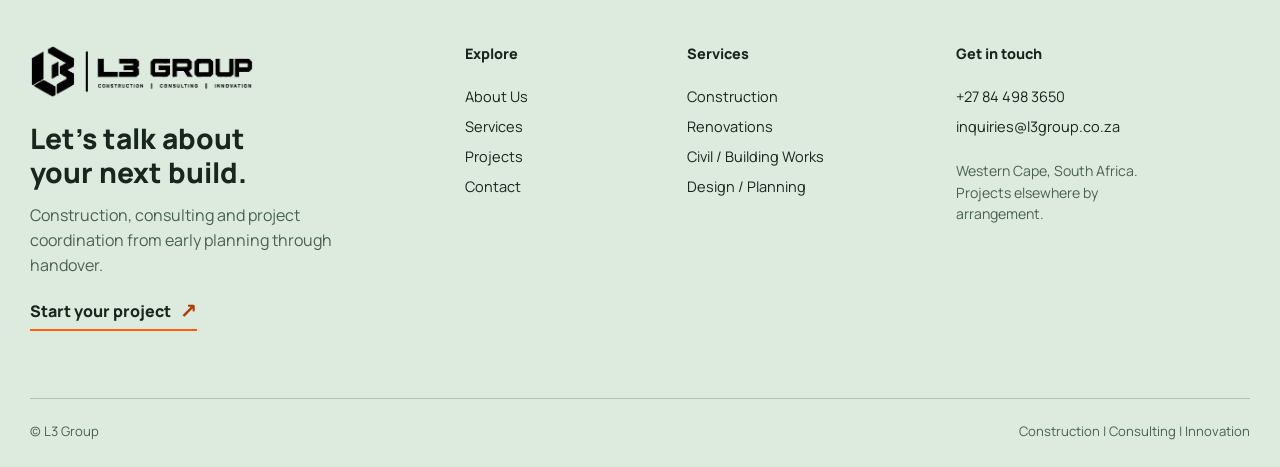
<file: projects/building-works.html>
<!DOCTYPE html><html lang="en"><head><script>document.documentElement.classList.add("js");</script>
  <meta charset="utf-8"><meta name="viewport" content="width=device-width, initial-scale=1">
  <meta name="description" content="Explore L3 Group building and masonry work through site photographs of blockwork, structural openings, construction crews and roof framing.">
  <title>Building &amp; Masonry Works Portfolio | L3 Group</title><link rel="icon" href="/favicon.svg" type="image/svg+xml">


  <link rel="stylesheet" href="/styles.css"><link rel="stylesheet" href="/pages.css">

<link rel="canonical" href="https://l3group.co.za/projects/building-works">
<link rel="preload" href="/assets/fonts/manrope-latin.woff2" as="font" type="font/woff2" crossorigin="">
<link rel="preload" as="image" href="/assets/site-media/photo-01-1600.webp" imagesrcset="/assets/site-media/photo-01-480.webp 480w, /assets/site-media/photo-01-960.webp 960w, /assets/site-media/photo-01-1600.webp 1328w" imagesizes="100vw" fetchpriority="high">
<meta property="og:title" content="Building &amp; Masonry Works Portfolio | L3 Group">
<meta property="og:description" content="Explore L3 Group building and masonry work through site photographs of blockwork, structural openings, construction crews and roof framing.">
<meta property="og:url" content="https://l3group.co.za/projects/building-works">
<meta property="og:type" content="website">
<meta property="og:site_name" content="L3 Group">
<meta property="og:locale" content="en_ZA">
<meta property="og:image" content="https://l3group.co.za/assets/l3-group-social.jpg">
<meta property="og:image:width" content="1200">
<meta property="og:image:height" content="630">
<meta property="og:image:alt" content="Completed L3 Group townhouses with landscaped entrances">
<meta name="twitter:card" content="summary_large_image">
<script type="application/ld+json">{"@context":"https://schema.org","@graph":[{"@type":"Organization","@id":"https://l3group.co.za/#organization","name":"L3 Group","url":"https://l3group.co.za/","logo":{"@type":"ImageObject","url":"https://l3group.co.za/assets/l3-logo-clean.png","width":1112,"height":262},"email":"inquiries@l3group.co.za","telephone":"+27844983650","areaServed":{"@type":"AdministrativeArea","name":"Western Cape, South Africa"}},{"@type":"WebSite","@id":"https://l3group.co.za/#website","url":"https://l3group.co.za/","name":"L3 Group","inLanguage":"en-ZA","publisher":{"@id":"https://l3group.co.za/#organization"}},{"@type":"CollectionPage","@id":"https://l3group.co.za/projects/building-works#webpage","url":"https://l3group.co.za/projects/building-works","name":"Building & Masonry Works Portfolio | L3 Group","description":"Explore L3 Group building and masonry work through site photographs of blockwork, structural openings, construction crews and roof framing.","inLanguage":"en-ZA","isPartOf":{"@id":"https://l3group.co.za/#website"},"about":{"@id":"https://l3group.co.za/#organization"},"primaryImageOfPage":{"@type":"ImageObject","url":"https://l3group.co.za/assets/site-media/photo-01-1600.webp","width":1328,"height":747},"breadcrumb":{"@id":"https://l3group.co.za/projects/building-works#breadcrumb"}},{"@type":"BreadcrumbList","@id":"https://l3group.co.za/projects/building-works#breadcrumb","itemListElement":[{"@type":"ListItem","position":1,"name":"Home","item":"https://l3group.co.za/"},{"@type":"ListItem","position":2,"name":"Projects","item":"https://l3group.co.za/projects"},{"@type":"ListItem","position":3,"name":"Building & Masonry Works","item":"https://l3group.co.za/projects/building-works"}]}]}</script>
</head>
<body class="inner-page" data-page="project-detail" data-root="../">
  <a class="skip-link" href="#main">Skip to content</a>
  <header class="site-header" data-header="">
    <a class="brand" href="/" aria-label="L3 Group home"><img src="/assets/l3-logo-clean.webp" alt="L3 Group" width="1112" height="262" decoding="async" srcset="/assets/l3-logo-480.webp 480w, /assets/l3-logo-clean.webp 1112w" sizes="(max-width: 760px) 180px, 260px"></a>
    <nav class="site-nav" id="site-nav" aria-label="Main navigation" data-nav="">
      <a href="/">Home</a><a href="/about">About Us</a><a href="/services">Services</a><a href="/projects" class="is-active" aria-current="page">Projects</a><a href="/contact">Contact</a>
    </nav>
    <a class="phone-link" href="tel:+27844983650" aria-label="Call L3 Group on +27 84 498 3650"><span aria-hidden="true"></span><strong>+27 84 498 3650</strong></a>
    <button class="nav-toggle" type="button" aria-label="Open navigation" aria-expanded="false" aria-controls="site-nav" data-nav-toggle=""><span></span><span></span><span></span></button>
  </header>

  <main id="main">
    <section class="page-hero"><img src="/assets/site-media/photo-01-1600.webp" alt="Multi-storey masonry building viewed from the street" fetchpriority="high" width="1328" height="747" srcset="/assets/site-media/photo-01-480.webp 480w, /assets/site-media/photo-01-960.webp 960w, /assets/site-media/photo-01-1600.webp 1328w" sizes="100vw"><div class="container page-hero__inner"><p class="section-kicker">Projects / Building &amp; masonry works</p><h1>Building &amp; masonry works.</h1><p>From blockwork and structural openings to roof framing and coordinated work on site.</p></div></section>
    <section class="content-band content-band--dark"><div class="container"><a class="inline-link" href="/projects">All projects ↗</a><div class="section-intro"><p class="section-kicker">From the site</p><h2>Structure, detail and delivery.</h2><p class="copy-lead">See masonry elevations, roof structures and the teams bringing the building work together.</p></div><div class="photo-gallery" data-photo-gallery="building"><figure><a class="photo-gallery__link" href="/assets/site-media/photo-01-1600.webp" aria-label="View photo: Multi-storey masonry exterior"><img src="/assets/site-media/photo-01-480.webp" alt="Multi-storey masonry exterior" loading="lazy" decoding="async" width="480" height="270" srcset="/assets/site-media/photo-01-480.webp 480w, /assets/site-media/photo-01-960.webp 960w, /assets/site-media/photo-01-1600.webp 1328w" sizes="(max-width: 480px) calc(100vw - 44px), (max-width: 760px) 45vw, 390px"></a><figcaption>Multi-storey masonry exterior</figcaption></figure><figure><a class="photo-gallery__link" href="/assets/site-media/photo-02-1600.webp" aria-label="View photo: Building courtyard and material staging"><img src="/assets/site-media/photo-02-480.webp" alt="Building courtyard and material staging" loading="lazy" decoding="async" width="480" height="270" srcset="/assets/site-media/photo-02-480.webp 480w, /assets/site-media/photo-02-960.webp 960w, /assets/site-media/photo-02-1600.webp 1328w" sizes="(max-width: 480px) calc(100vw - 44px), (max-width: 760px) 45vw, 390px"></a><figcaption>Building courtyard and material staging</figcaption></figure><figure><a class="photo-gallery__link" href="/assets/site-media/photo-03-1600.webp" aria-label="View photo: Masonry elevations and window openings"><img src="/assets/site-media/photo-03-480.webp" alt="Masonry elevations and window openings" loading="lazy" decoding="async" width="480" height="270" srcset="/assets/site-media/photo-03-480.webp 480w, /assets/site-media/photo-03-960.webp 960w, /assets/site-media/photo-03-1600.webp 1328w" sizes="(max-width: 480px) calc(100vw - 44px), (max-width: 760px) 45vw, 390px"></a><figcaption>Masonry elevations and window openings</figcaption></figure><figure><a class="photo-gallery__link" href="/assets/site-media/photo-04-1600.webp" aria-label="View photo: Construction team working on blockwork"><img src="/assets/site-media/photo-04-480.webp" alt="Construction team working on blockwork" loading="lazy" decoding="async" width="480" height="270" srcset="/assets/site-media/photo-04-480.webp 480w, /assets/site-media/photo-04-960.webp 960w, /assets/site-media/photo-04-1600.webp 1328w" sizes="(max-width: 480px) calc(100vw - 44px), (max-width: 760px) 45vw, 390px"></a><figcaption>Construction team working on blockwork</figcaption></figure><figure><a class="photo-gallery__link" href="/assets/site-media/photo-05-1600.webp" aria-label="View photo: Roof framing above a masonry structure"><img src="/assets/site-media/photo-05-480.webp" alt="Roof framing above a masonry structure" loading="lazy" decoding="async" width="480" height="270" srcset="/assets/site-media/photo-05-480.webp 480w, /assets/site-media/photo-05-960.webp 960w, /assets/site-media/photo-05-1600.webp 1328w" sizes="(max-width: 480px) calc(100vw - 44px), (max-width: 760px) 45vw, 390px"></a><figcaption>Roof framing above a masonry structure</figcaption></figure><figure><a class="photo-gallery__link" href="/assets/site-media/photo-06-1600.webp" aria-label="View photo: Side elevation of the building works"><img src="/assets/site-media/photo-06-480.webp" alt="Side elevation of the building works" loading="lazy" decoding="async" width="480" height="853" srcset="/assets/site-media/photo-06-480.webp 480w, /assets/site-media/photo-06-1600.webp 747w" sizes="(max-width: 480px) calc(100vw - 44px), (max-width: 760px) 45vw, 390px"></a><figcaption>Side elevation of the building works</figcaption></figure><figure><a class="photo-gallery__link" href="/assets/site-media/photo-07-1600.webp" aria-label="View photo: Construction crew beneath roof framing"><img src="/assets/site-media/photo-07-480.webp" alt="Construction crew beneath roof framing" loading="lazy" decoding="async" width="480" height="270" srcset="/assets/site-media/photo-07-480.webp 480w, /assets/site-media/photo-07-960.webp 960w, /assets/site-media/photo-07-1600.webp 1328w" sizes="(max-width: 480px) calc(100vw - 44px), (max-width: 760px) 45vw, 390px"></a><figcaption>Construction crew beneath roof framing</figcaption></figure><figure><a class="photo-gallery__link" href="/assets/site-media/photo-08-1600.webp" aria-label="View photo: Building courtyard with the site team"><img src="/assets/site-media/photo-08-480.webp" alt="Building courtyard with the site team" loading="lazy" decoding="async" width="480" height="270" srcset="/assets/site-media/photo-08-480.webp 480w, /assets/site-media/photo-08-960.webp 960w, /assets/site-media/photo-08-1600.webp 1328w" sizes="(max-width: 480px) calc(100vw - 44px), (max-width: 760px) 45vw, 390px"></a><figcaption>Building courtyard with the site team</figcaption></figure><figure><a class="photo-gallery__link" href="/assets/site-media/photo-09-1600.webp" aria-label="View photo: Masonry structure viewed from the street"><img src="/assets/site-media/photo-09-480.webp" alt="Masonry structure viewed from the street" loading="lazy" decoding="async" width="480" height="270" srcset="/assets/site-media/photo-09-480.webp 480w, /assets/site-media/photo-09-960.webp 960w, /assets/site-media/photo-09-1600.webp 1328w" sizes="(max-width: 480px) calc(100vw - 44px), (max-width: 760px) 45vw, 390px"></a><figcaption>Masonry structure viewed from the street</figcaption></figure></div></div></section>
    <section class="content-band content-band--light"><div class="container"><h2>Planning something similar?</h2><p>Tell us your location, stage and the type of work you need.</p><a class="inline-link" href="/contact">Discuss your project ↗</a><p><a class="inline-link" href="/services#construction">Explore our construction services ↗</a></p></div></section>
  </main>

  <section class="credentials-band" aria-labelledby="credentials-title">
    <div class="container credentials-band__inner">
      <div class="credentials-band__copy">
        <p class="section-kicker">L3 Group credentials</p>
        <h2 id="credentials-title">Certifications &amp; registrations</h2>
      </div>
      <img src="/assets/certifications.webp" alt="BBCBE, NHBRC, CIDB, IOPSA and Building Industry Bargaining Council logos" width="1464" height="1075" loading="lazy" decoding="async">
    </div>
  </section>
  <footer class="contact-footer" aria-labelledby="contact-title">
    <div class="container footer-main">
      <div class="footer-intro">
        <a class="footer-logo" href="/" aria-label="L3 Group home"><img src="/assets/l3-logo-clean.webp" alt="L3 Group" width="1112" height="262" decoding="async" srcset="/assets/l3-logo-480.webp 480w, /assets/l3-logo-clean.webp 1112w" sizes="(max-width: 760px) 180px, 260px"></a>
        <h2 id="contact-title">Let's talk about your next build.</h2>
        <p>Construction, consulting and project coordination from early planning through handover.</p>
        <a class="footer-primary-link" href="/contact">Start your project <span aria-hidden="true">↗</span></a>
      </div>
      <nav class="footer-links" aria-label="Explore"><h3>Explore</h3>
        <a href="/about">About Us</a><a href="/services">Services</a><a href="/projects">Projects</a><a href="/contact">Contact</a>
      </nav>
      <nav class="footer-links" aria-label="Services"><h3>Services</h3>
        <a href="/services#construction">Construction</a><a href="/services#renovations">Renovations</a><a href="/services#civil">Civil / Building Works</a><a href="/services#planning">Design / Planning</a>
      </nav>
      <div class="footer-links footer-contact"><h3>Get in touch</h3>
        <a href="tel:+27844983650">+27 84 498 3650</a><a href="mailto:inquiries@l3group.co.za">inquiries@l3group.co.za</a><p>Western Cape, South Africa. Projects elsewhere by arrangement.</p>
      </div>
    </div>
    <div class="container footer-bottom"><p>© L3 Group</p><p>Construction | Consulting | Innovation</p></div>
  </footer>
  <button class="back-to-top" type="button" aria-label="Back to top" data-back-to-top="">↑</button>
<script src="/script.js" defer=""></script><script src="/media-gallery.js" defer=""></script>


</body></html>
</file>
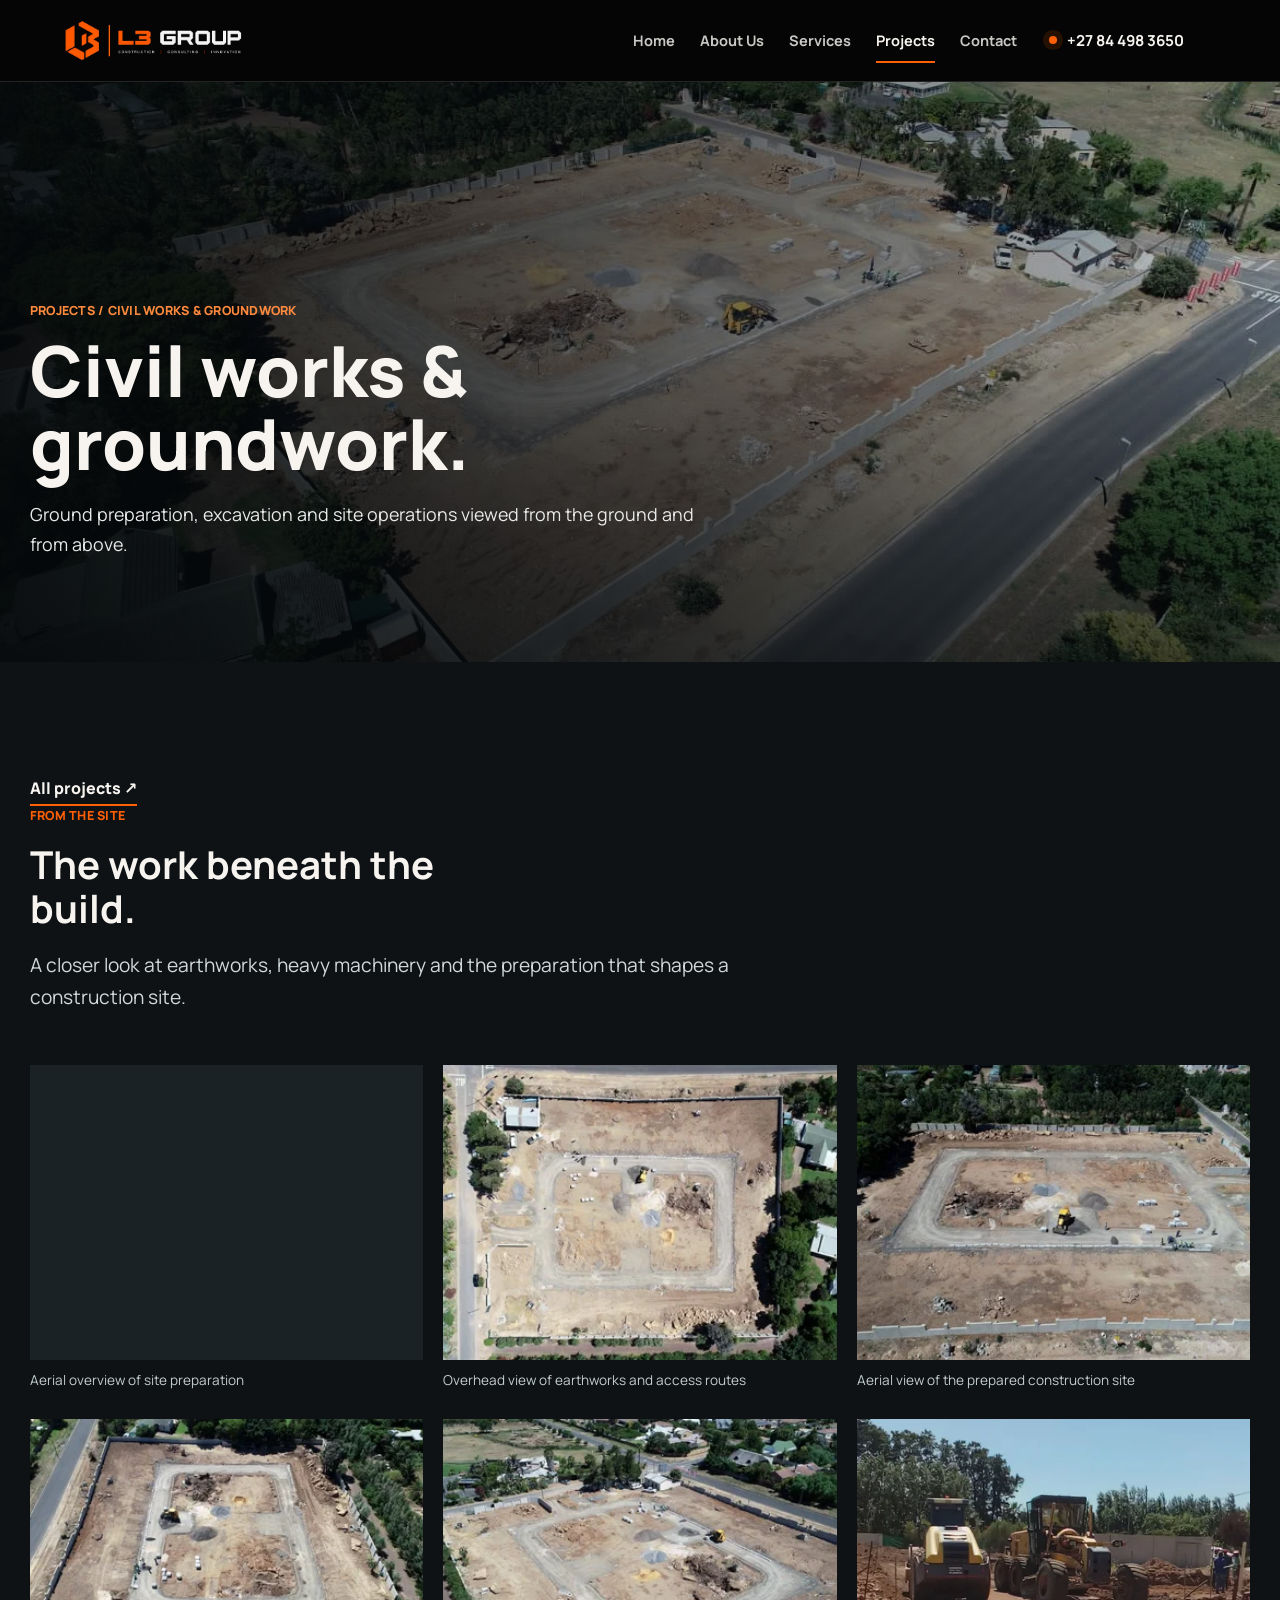
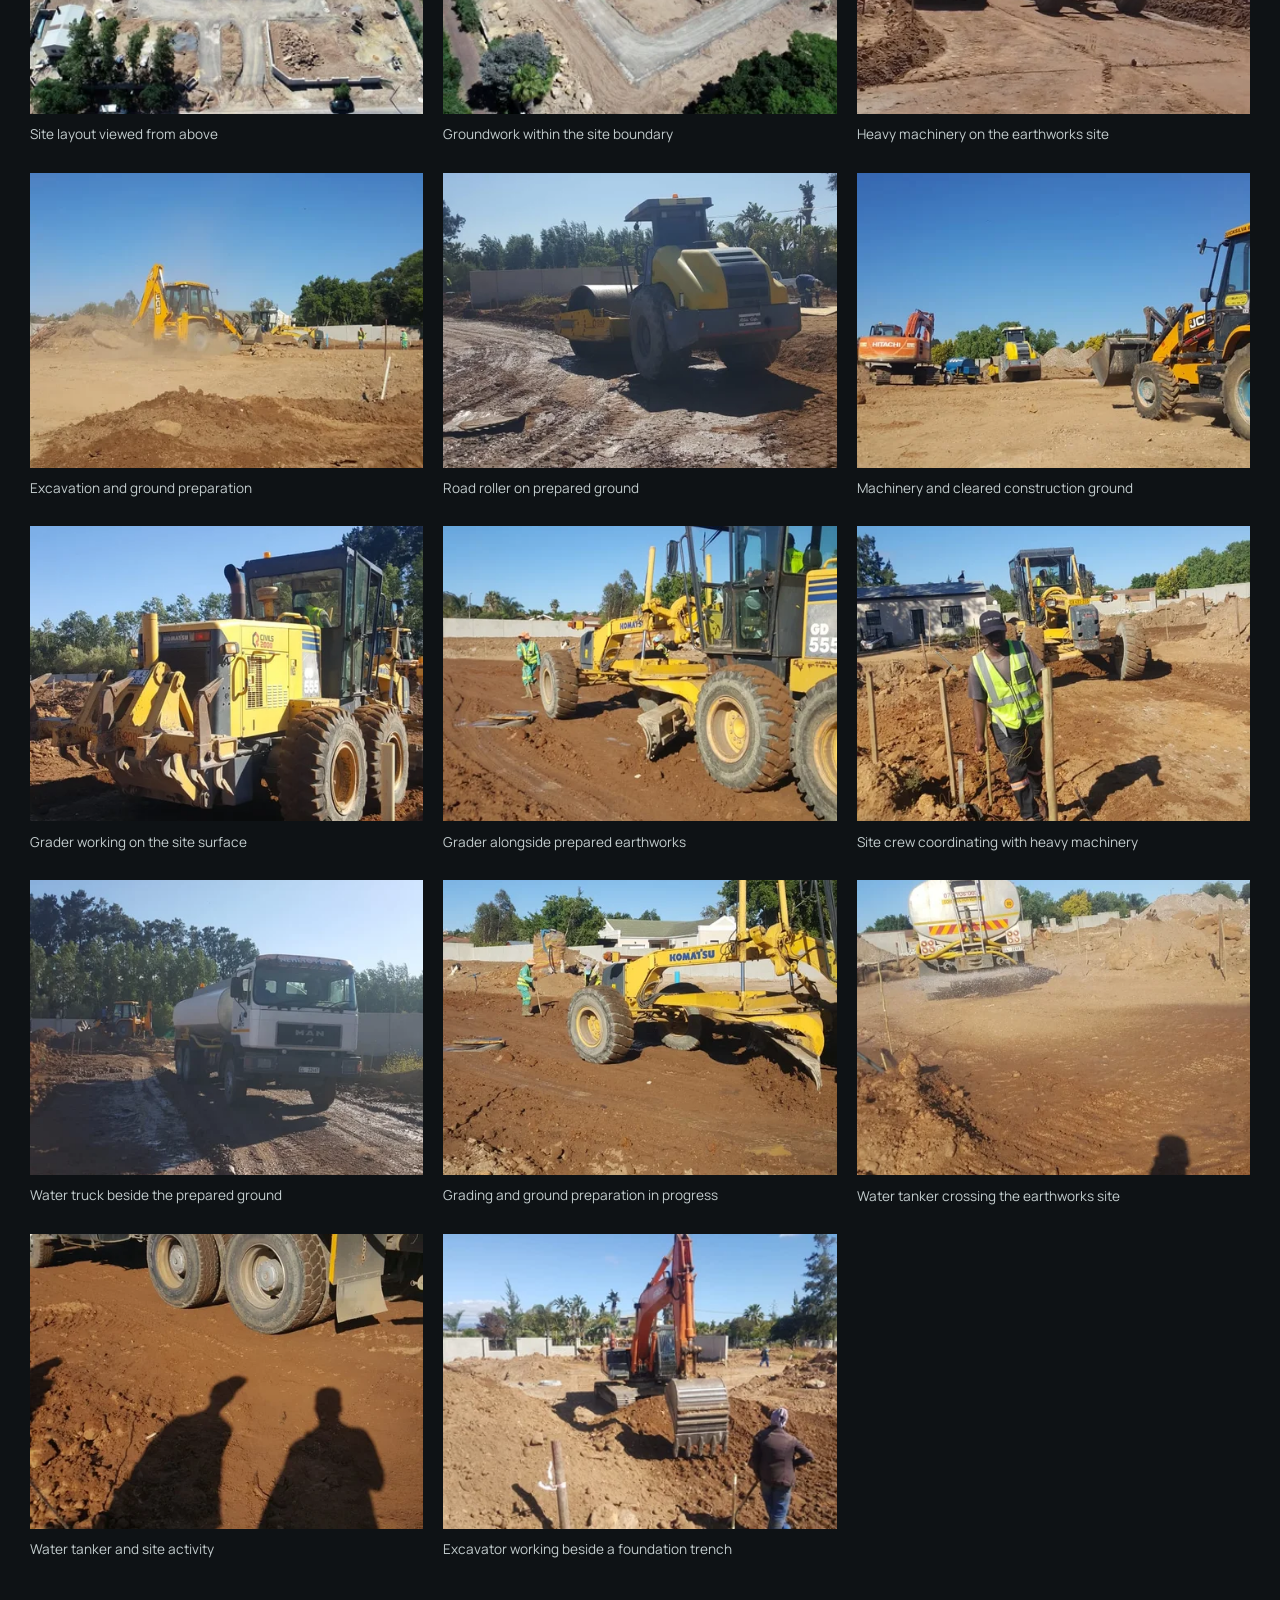
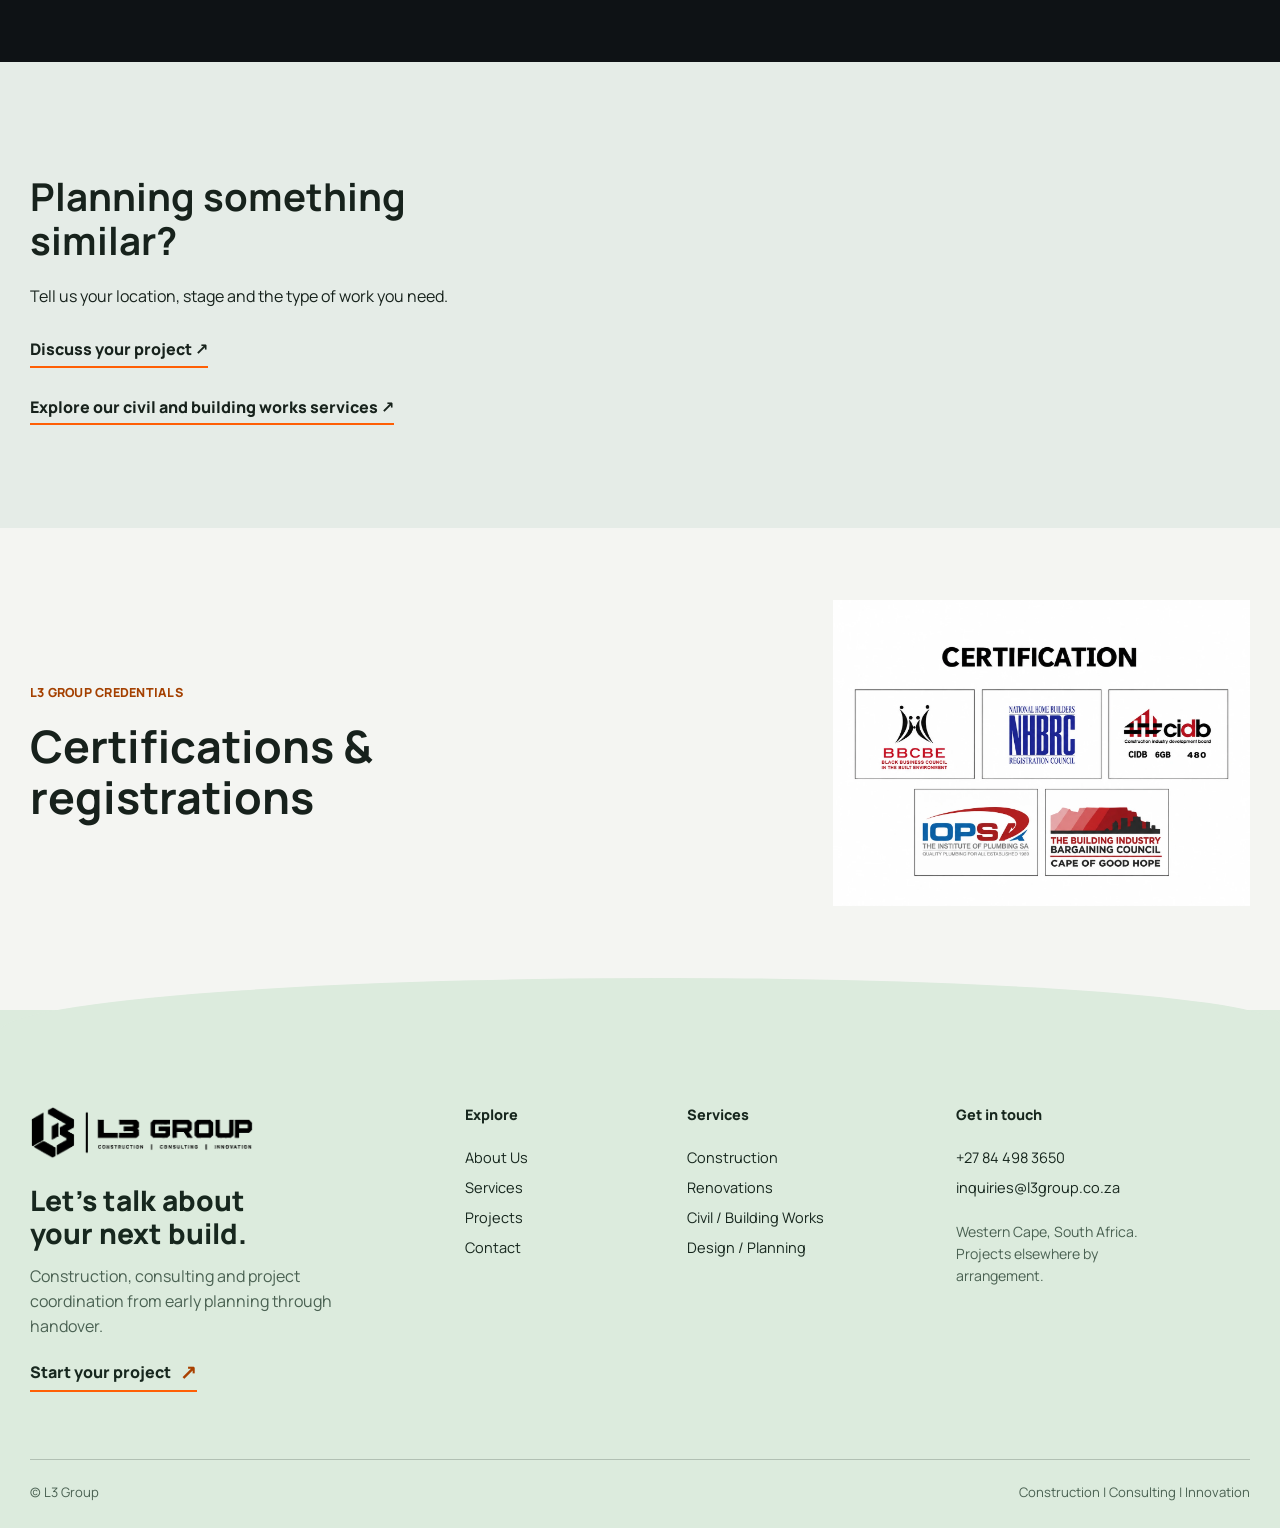
<file: projects/civil-works.html>
<!DOCTYPE html><html lang="en"><head><script>document.documentElement.classList.add("js");</script>
  <meta charset="utf-8"><meta name="viewport" content="width=device-width, initial-scale=1">
  <meta name="description" content="View L3 Group civil works and groundwork photographs, from site preparation and excavation to earthworks, grading, machinery and access routes.">
  <title>Civil Works &amp; Groundwork Portfolio | L3 Group</title><link rel="icon" href="/favicon.svg" type="image/svg+xml">


  <link rel="stylesheet" href="/styles.css"><link rel="stylesheet" href="/pages.css">

<link rel="canonical" href="https://l3group.co.za/projects/civil-works">
<link rel="preload" href="/assets/fonts/manrope-latin.woff2" as="font" type="font/woff2" crossorigin="">
<link rel="preload" as="image" href="/assets/site-media/photo-23-1600.webp" imagesrcset="/assets/site-media/photo-23-480.webp 480w, /assets/site-media/photo-23-960.webp 960w, /assets/site-media/photo-23-1600.webp 1368w" imagesizes="100vw" fetchpriority="high">
<meta property="og:title" content="Civil Works &amp; Groundwork Portfolio | L3 Group">
<meta property="og:description" content="View L3 Group civil works and groundwork photographs, from site preparation and excavation to earthworks, grading, machinery and access routes.">
<meta property="og:url" content="https://l3group.co.za/projects/civil-works">
<meta property="og:type" content="website">
<meta property="og:site_name" content="L3 Group">
<meta property="og:locale" content="en_ZA">
<meta property="og:image" content="https://l3group.co.za/assets/l3-group-social.jpg">
<meta property="og:image:width" content="1200">
<meta property="og:image:height" content="630">
<meta property="og:image:alt" content="Completed L3 Group townhouses with landscaped entrances">
<meta name="twitter:card" content="summary_large_image">
<script type="application/ld+json">{"@context":"https://schema.org","@graph":[{"@type":"Organization","@id":"https://l3group.co.za/#organization","name":"L3 Group","url":"https://l3group.co.za/","logo":{"@type":"ImageObject","url":"https://l3group.co.za/assets/l3-logo-clean.png","width":1112,"height":262},"email":"inquiries@l3group.co.za","telephone":"+27844983650","areaServed":{"@type":"AdministrativeArea","name":"Western Cape, South Africa"}},{"@type":"WebSite","@id":"https://l3group.co.za/#website","url":"https://l3group.co.za/","name":"L3 Group","inLanguage":"en-ZA","publisher":{"@id":"https://l3group.co.za/#organization"}},{"@type":"CollectionPage","@id":"https://l3group.co.za/projects/civil-works#webpage","url":"https://l3group.co.za/projects/civil-works","name":"Civil Works & Groundwork Portfolio | L3 Group","description":"View L3 Group civil works and groundwork photographs, from site preparation and excavation to earthworks, grading, machinery and access routes.","inLanguage":"en-ZA","isPartOf":{"@id":"https://l3group.co.za/#website"},"about":{"@id":"https://l3group.co.za/#organization"},"primaryImageOfPage":{"@type":"ImageObject","url":"https://l3group.co.za/assets/site-media/photo-23-1600.webp","width":1368,"height":770},"breadcrumb":{"@id":"https://l3group.co.za/projects/civil-works#breadcrumb"}},{"@type":"BreadcrumbList","@id":"https://l3group.co.za/projects/civil-works#breadcrumb","itemListElement":[{"@type":"ListItem","position":1,"name":"Home","item":"https://l3group.co.za/"},{"@type":"ListItem","position":2,"name":"Projects","item":"https://l3group.co.za/projects"},{"@type":"ListItem","position":3,"name":"Civil Works","item":"https://l3group.co.za/projects/civil-works"}]}]}</script>
</head>
<body class="inner-page" data-page="project-detail" data-root="../">
  <a class="skip-link" href="#main">Skip to content</a>
  <header class="site-header" data-header="">
    <a class="brand" href="/" aria-label="L3 Group home"><img src="/assets/l3-logo-clean.webp" alt="L3 Group" width="1112" height="262" decoding="async" srcset="/assets/l3-logo-480.webp 480w, /assets/l3-logo-clean.webp 1112w" sizes="(max-width: 760px) 180px, 260px"></a>
    <nav class="site-nav" id="site-nav" aria-label="Main navigation" data-nav="">
      <a href="/">Home</a><a href="/about">About Us</a><a href="/services">Services</a><a href="/projects" class="is-active" aria-current="page">Projects</a><a href="/contact">Contact</a>
    </nav>
    <a class="phone-link" href="tel:+27844983650" aria-label="Call L3 Group on +27 84 498 3650"><span aria-hidden="true"></span><strong>+27 84 498 3650</strong></a>
    <button class="nav-toggle" type="button" aria-label="Open navigation" aria-expanded="false" aria-controls="site-nav" data-nav-toggle=""><span></span><span></span><span></span></button>
  </header>

  <main id="main">
    <section class="page-hero"><img src="/assets/site-media/photo-23-1600.webp" alt="Aerial view of earthworks and site preparation" fetchpriority="high" width="1368" height="770" srcset="/assets/site-media/photo-23-480.webp 480w, /assets/site-media/photo-23-960.webp 960w, /assets/site-media/photo-23-1600.webp 1368w" sizes="100vw"><div class="container page-hero__inner"><p class="section-kicker">Projects / Civil works &amp; groundwork</p><h1>Civil works &amp; groundwork.</h1><p>Ground preparation, excavation and site operations viewed from the ground and from above.</p></div></section>
    <section class="content-band content-band--dark"><div class="container"><a class="inline-link" href="/projects">All projects ↗</a><div class="section-intro"><p class="section-kicker">From the site</p><h2>The work beneath the build.</h2><p class="copy-lead">A closer look at earthworks, heavy machinery and the preparation that shapes a construction site.</p></div><div class="photo-gallery" data-photo-gallery="civil"><figure><a class="photo-gallery__link" href="/assets/site-media/photo-23-1600.webp" aria-label="View photo: Aerial overview of site preparation"><img src="/assets/site-media/photo-23-480.webp" alt="Aerial overview of site preparation" loading="lazy" decoding="async" width="480" height="270" srcset="/assets/site-media/photo-23-480.webp 480w, /assets/site-media/photo-23-960.webp 960w, /assets/site-media/photo-23-1600.webp 1368w" sizes="(max-width: 480px) calc(100vw - 44px), (max-width: 760px) 45vw, 390px"></a><figcaption>Aerial overview of site preparation</figcaption></figure><figure><a class="photo-gallery__link" href="/assets/site-media/photo-24-1600.webp" aria-label="View photo: Overhead view of earthworks and access routes"><img src="/assets/site-media/photo-24-480.webp" alt="Overhead view of earthworks and access routes" loading="lazy" decoding="async" width="480" height="270" srcset="/assets/site-media/photo-24-480.webp 480w, /assets/site-media/photo-24-960.webp 960w, /assets/site-media/photo-24-1600.webp 1368w" sizes="(max-width: 480px) calc(100vw - 44px), (max-width: 760px) 45vw, 390px"></a><figcaption>Overhead view of earthworks and access routes</figcaption></figure><figure><a class="photo-gallery__link" href="/assets/site-media/photo-25-1600.webp" aria-label="View photo: Aerial view of the prepared construction site"><img src="/assets/site-media/photo-25-480.webp" alt="Aerial view of the prepared construction site" loading="lazy" decoding="async" width="480" height="270" srcset="/assets/site-media/photo-25-480.webp 480w, /assets/site-media/photo-25-960.webp 960w, /assets/site-media/photo-25-1600.webp 1368w" sizes="(max-width: 480px) calc(100vw - 44px), (max-width: 760px) 45vw, 390px"></a><figcaption>Aerial view of the prepared construction site</figcaption></figure><figure><a class="photo-gallery__link" href="/assets/site-media/photo-26-1600.webp" aria-label="View photo: Site layout viewed from above"><img src="/assets/site-media/photo-26-480.webp" alt="Site layout viewed from above" loading="lazy" decoding="async" width="480" height="270" srcset="/assets/site-media/photo-26-480.webp 480w, /assets/site-media/photo-26-960.webp 960w, /assets/site-media/photo-26-1600.webp 1368w" sizes="(max-width: 480px) calc(100vw - 44px), (max-width: 760px) 45vw, 390px"></a><figcaption>Site layout viewed from above</figcaption></figure><figure><a class="photo-gallery__link" href="/assets/site-media/photo-27-1600.webp" aria-label="View photo: Groundwork within the site boundary"><img src="/assets/site-media/photo-27-480.webp" alt="Groundwork within the site boundary" loading="lazy" decoding="async" width="480" height="270" srcset="/assets/site-media/photo-27-480.webp 480w, /assets/site-media/photo-27-960.webp 960w, /assets/site-media/photo-27-1600.webp 1368w" sizes="(max-width: 480px) calc(100vw - 44px), (max-width: 760px) 45vw, 390px"></a><figcaption>Groundwork within the site boundary</figcaption></figure><figure><a class="photo-gallery__link" href="/assets/site-media/photo-28-1600.webp" aria-label="View photo: Heavy machinery on the earthworks site"><img src="/assets/site-media/photo-28-480.webp" alt="Heavy machinery on the earthworks site" loading="lazy" decoding="async" width="480" height="853" srcset="/assets/site-media/photo-28-480.webp 480w, /assets/site-media/photo-28-1600.webp 720w" sizes="(max-width: 480px) calc(100vw - 44px), (max-width: 760px) 45vw, 390px"></a><figcaption>Heavy machinery on the earthworks site</figcaption></figure><figure><a class="photo-gallery__link" href="/assets/site-media/photo-29-1600.webp" aria-label="View photo: Excavation and ground preparation"><img src="/assets/site-media/photo-29-480.webp" alt="Excavation and ground preparation" loading="lazy" decoding="async" width="480" height="853" srcset="/assets/site-media/photo-29-480.webp 480w, /assets/site-media/photo-29-1600.webp 747w" sizes="(max-width: 480px) calc(100vw - 44px), (max-width: 760px) 45vw, 390px"></a><figcaption>Excavation and ground preparation</figcaption></figure><figure><a class="photo-gallery__link" href="/assets/site-media/photo-30-1600.webp" aria-label="View photo: Road roller on prepared ground"><img src="/assets/site-media/photo-30-480.webp" alt="Road roller on prepared ground" loading="lazy" decoding="async" width="480" height="853" srcset="/assets/site-media/photo-30-480.webp 480w, /assets/site-media/photo-30-1600.webp 747w" sizes="(max-width: 480px) calc(100vw - 44px), (max-width: 760px) 45vw, 390px"></a><figcaption>Road roller on prepared ground</figcaption></figure><figure><a class="photo-gallery__link" href="/assets/site-media/photo-31-1600.webp" aria-label="View photo: Machinery and cleared construction ground"><img src="/assets/site-media/photo-31-480.webp" alt="Machinery and cleared construction ground" loading="lazy" decoding="async" width="480" height="853" srcset="/assets/site-media/photo-31-480.webp 480w, /assets/site-media/photo-31-1600.webp 747w" sizes="(max-width: 480px) calc(100vw - 44px), (max-width: 760px) 45vw, 390px"></a><figcaption>Machinery and cleared construction ground</figcaption></figure><figure><a class="photo-gallery__link" href="/assets/site-media/photo-32-1600.webp" aria-label="View photo: Grader working on the site surface"><img src="/assets/site-media/photo-32-480.webp" alt="Grader working on the site surface" loading="lazy" decoding="async" width="480" height="853" srcset="/assets/site-media/photo-32-480.webp 480w, /assets/site-media/photo-32-1600.webp 747w" sizes="(max-width: 480px) calc(100vw - 44px), (max-width: 760px) 45vw, 390px"></a><figcaption>Grader working on the site surface</figcaption></figure><figure><a class="photo-gallery__link" href="/assets/site-media/photo-33-1600.webp" aria-label="View photo: Grader alongside prepared earthworks"><img src="/assets/site-media/photo-33-480.webp" alt="Grader alongside prepared earthworks" loading="lazy" decoding="async" width="480" height="853" srcset="/assets/site-media/photo-33-480.webp 480w, /assets/site-media/photo-33-1600.webp 747w" sizes="(max-width: 480px) calc(100vw - 44px), (max-width: 760px) 45vw, 390px"></a><figcaption>Grader alongside prepared earthworks</figcaption></figure><figure><a class="photo-gallery__link" href="/assets/site-media/photo-34-1600.webp" aria-label="View photo: Site crew coordinating with heavy machinery"><img src="/assets/site-media/photo-34-480.webp" alt="Site crew coordinating with heavy machinery" loading="lazy" decoding="async" width="480" height="853" srcset="/assets/site-media/photo-34-480.webp 480w, /assets/site-media/photo-34-1600.webp 747w" sizes="(max-width: 480px) calc(100vw - 44px), (max-width: 760px) 45vw, 390px"></a><figcaption>Site crew coordinating with heavy machinery</figcaption></figure><figure><a class="photo-gallery__link" href="/assets/site-media/photo-35-1600.webp" aria-label="View photo: Water truck beside the prepared ground"><img src="/assets/site-media/photo-35-480.webp" alt="Water truck beside the prepared ground" loading="lazy" decoding="async" width="480" height="853" srcset="/assets/site-media/photo-35-480.webp 480w, /assets/site-media/photo-35-1600.webp 747w" sizes="(max-width: 480px) calc(100vw - 44px), (max-width: 760px) 45vw, 390px"></a><figcaption>Water truck beside the prepared ground</figcaption></figure><figure><a class="photo-gallery__link" href="/assets/site-media/photo-36-1600.webp" aria-label="View photo: Grading and ground preparation in progress"><img src="/assets/site-media/photo-36-480.webp" alt="Grading and ground preparation in progress" loading="lazy" decoding="async" width="480" height="853" srcset="/assets/site-media/photo-36-480.webp 480w, /assets/site-media/photo-36-1600.webp 747w" sizes="(max-width: 480px) calc(100vw - 44px), (max-width: 760px) 45vw, 390px"></a><figcaption>Grading and ground preparation in progress</figcaption></figure><figure><a class="photo-gallery__link" href="/assets/site-media/photo-37-1600.webp" aria-label="View photo: Water tanker crossing the earthworks site"><img src="/assets/site-media/photo-37-480.webp" alt="Water tanker crossing the earthworks site" loading="lazy" decoding="async" width="480" height="853" srcset="/assets/site-media/photo-37-480.webp 480w, /assets/site-media/photo-37-1600.webp 747w" sizes="(max-width: 480px) calc(100vw - 44px), (max-width: 760px) 45vw, 390px"></a><figcaption>Water tanker crossing the earthworks site</figcaption></figure><figure><a class="photo-gallery__link" href="/assets/site-media/photo-38-1600.webp" aria-label="View photo: Water tanker and site activity"><img src="/assets/site-media/photo-38-480.webp" alt="Water tanker and site activity" loading="lazy" decoding="async" width="480" height="853" srcset="/assets/site-media/photo-38-480.webp 480w, /assets/site-media/photo-38-1600.webp 747w" sizes="(max-width: 480px) calc(100vw - 44px), (max-width: 760px) 45vw, 390px"></a><figcaption>Water tanker and site activity</figcaption></figure><figure><a class="photo-gallery__link" href="/assets/site-media/photo-39-1600.webp" aria-label="View photo: Excavator working beside a foundation trench"><img src="/assets/site-media/photo-39-480.webp" alt="Excavator working beside a foundation trench" loading="lazy" decoding="async" width="480" height="270" srcset="/assets/site-media/photo-39-480.webp 480w, /assets/site-media/photo-39-960.webp 960w, /assets/site-media/photo-39-1600.webp 1328w" sizes="(max-width: 480px) calc(100vw - 44px), (max-width: 760px) 45vw, 390px"></a><figcaption>Excavator working beside a foundation trench</figcaption></figure></div></div></section>
    <section class="content-band content-band--light"><div class="container"><h2>Planning something similar?</h2><p>Tell us your location, stage and the type of work you need.</p><a class="inline-link" href="/contact">Discuss your project ↗</a><p><a class="inline-link" href="/services#civil">Explore our civil and building works services ↗</a></p></div></section>
  </main>

  <section class="credentials-band" aria-labelledby="credentials-title">
    <div class="container credentials-band__inner">
      <div class="credentials-band__copy">
        <p class="section-kicker">L3 Group credentials</p>
        <h2 id="credentials-title">Certifications &amp; registrations</h2>
      </div>
      <img src="/assets/certifications.webp" alt="BBCBE, NHBRC, CIDB, IOPSA and Building Industry Bargaining Council logos" width="1464" height="1075" loading="lazy" decoding="async">
    </div>
  </section>
  <footer class="contact-footer" aria-labelledby="contact-title">
    <div class="container footer-main">
      <div class="footer-intro">
        <a class="footer-logo" href="/" aria-label="L3 Group home"><img src="/assets/l3-logo-clean.webp" alt="L3 Group" width="1112" height="262" decoding="async" srcset="/assets/l3-logo-480.webp 480w, /assets/l3-logo-clean.webp 1112w" sizes="(max-width: 760px) 180px, 260px"></a>
        <h2 id="contact-title">Let's talk about your next build.</h2>
        <p>Construction, consulting and project coordination from early planning through handover.</p>
        <a class="footer-primary-link" href="/contact">Start your project <span aria-hidden="true">↗</span></a>
      </div>
      <nav class="footer-links" aria-label="Explore"><h3>Explore</h3>
        <a href="/about">About Us</a><a href="/services">Services</a><a href="/projects">Projects</a><a href="/contact">Contact</a>
      </nav>
      <nav class="footer-links" aria-label="Services"><h3>Services</h3>
        <a href="/services#construction">Construction</a><a href="/services#renovations">Renovations</a><a href="/services#civil">Civil / Building Works</a><a href="/services#planning">Design / Planning</a>
      </nav>
      <div class="footer-links footer-contact"><h3>Get in touch</h3>
        <a href="tel:+27844983650">+27 84 498 3650</a><a href="mailto:inquiries@l3group.co.za">inquiries@l3group.co.za</a><p>Western Cape, South Africa. Projects elsewhere by arrangement.</p>
      </div>
    </div>
    <div class="container footer-bottom"><p>© L3 Group</p><p>Construction | Consulting | Innovation</p></div>
  </footer>
  <button class="back-to-top" type="button" aria-label="Back to top" data-back-to-top="">↑</button>
<script src="/script.js" defer=""></script><script src="/media-gallery.js" defer=""></script>


</body></html>
</file>
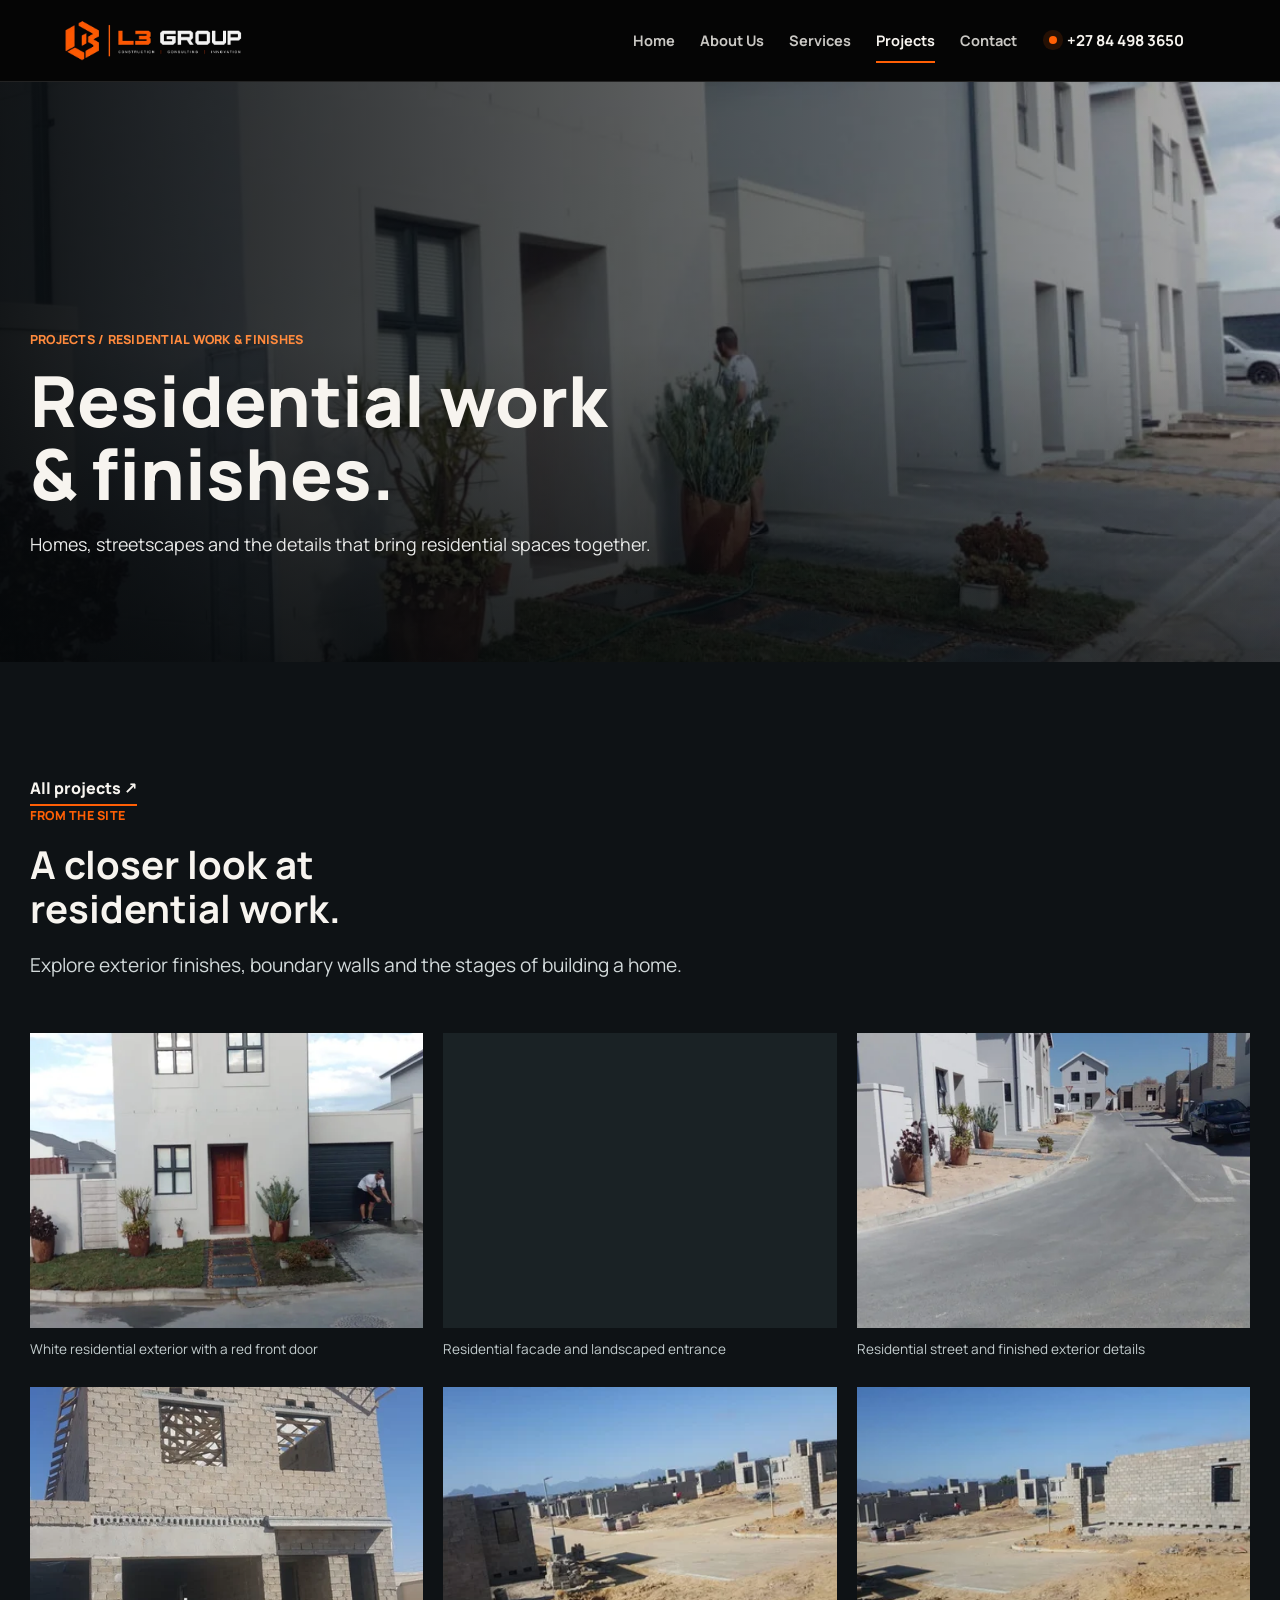
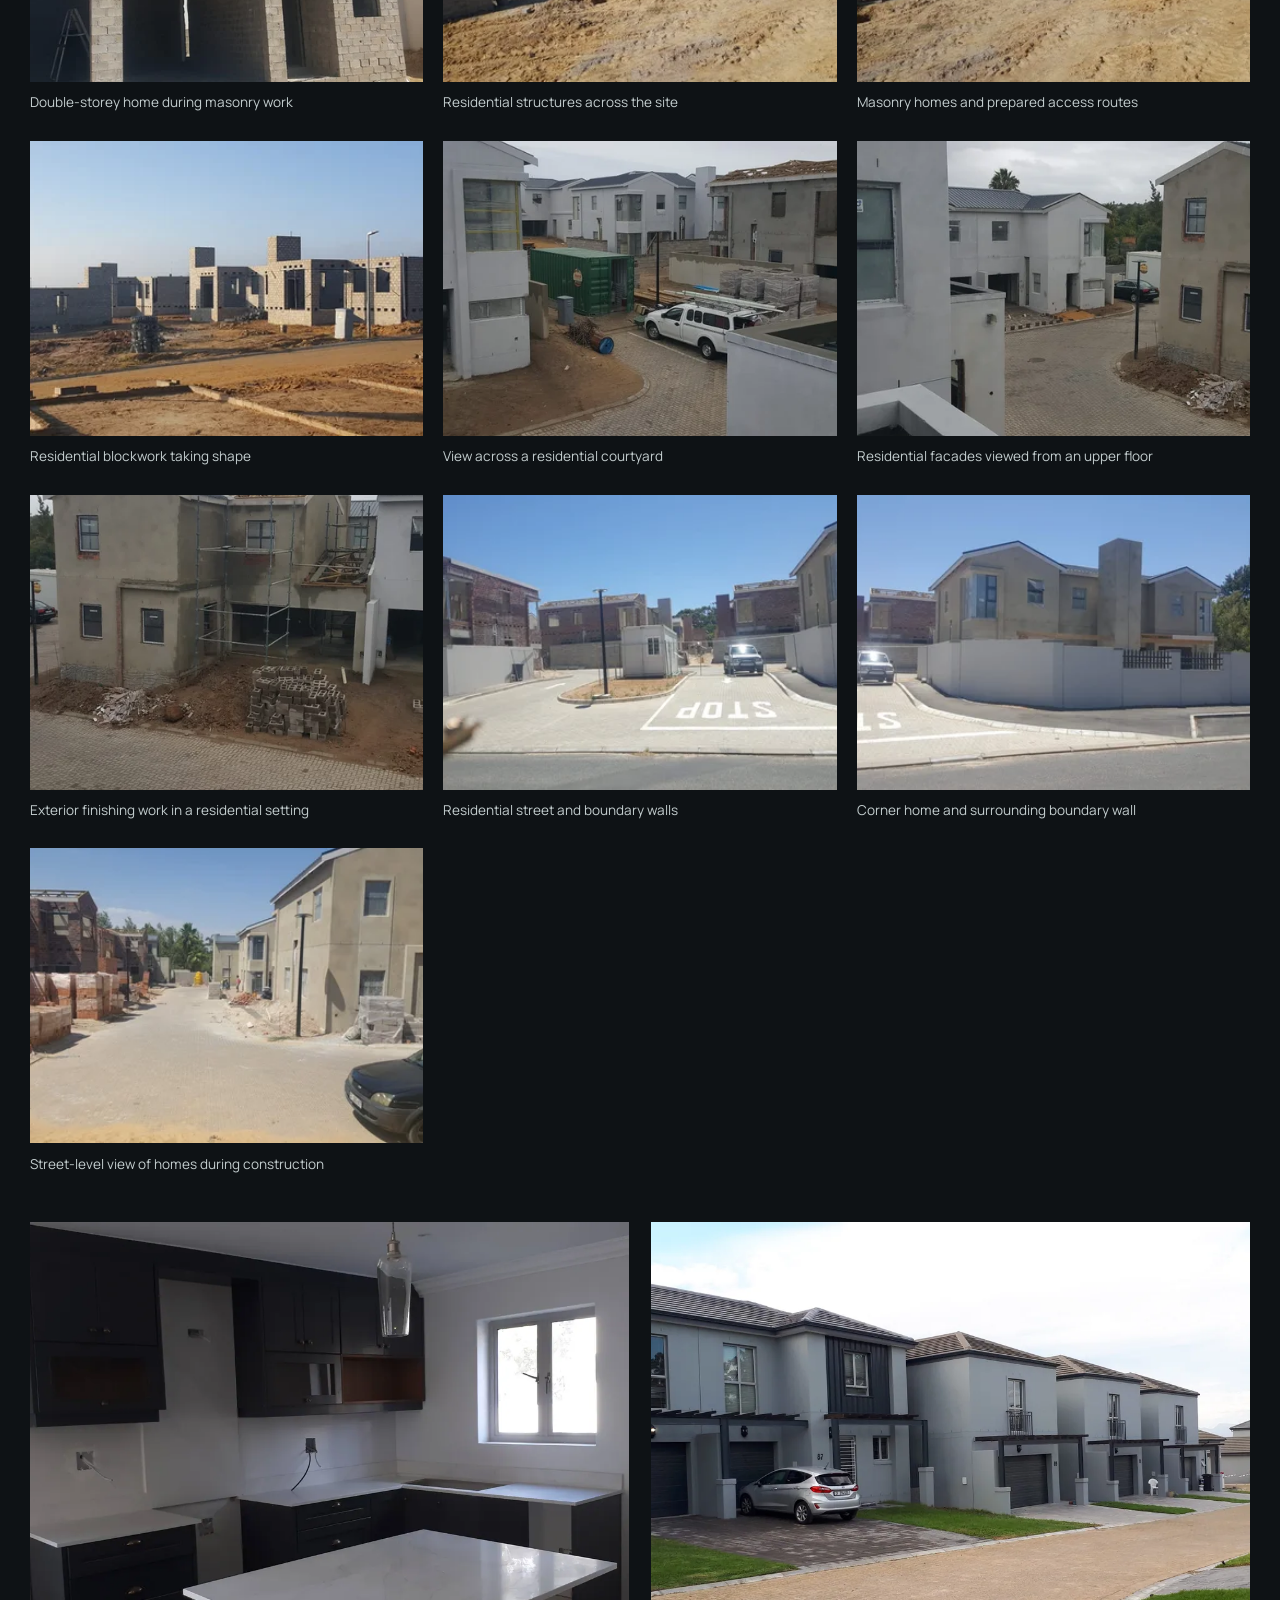
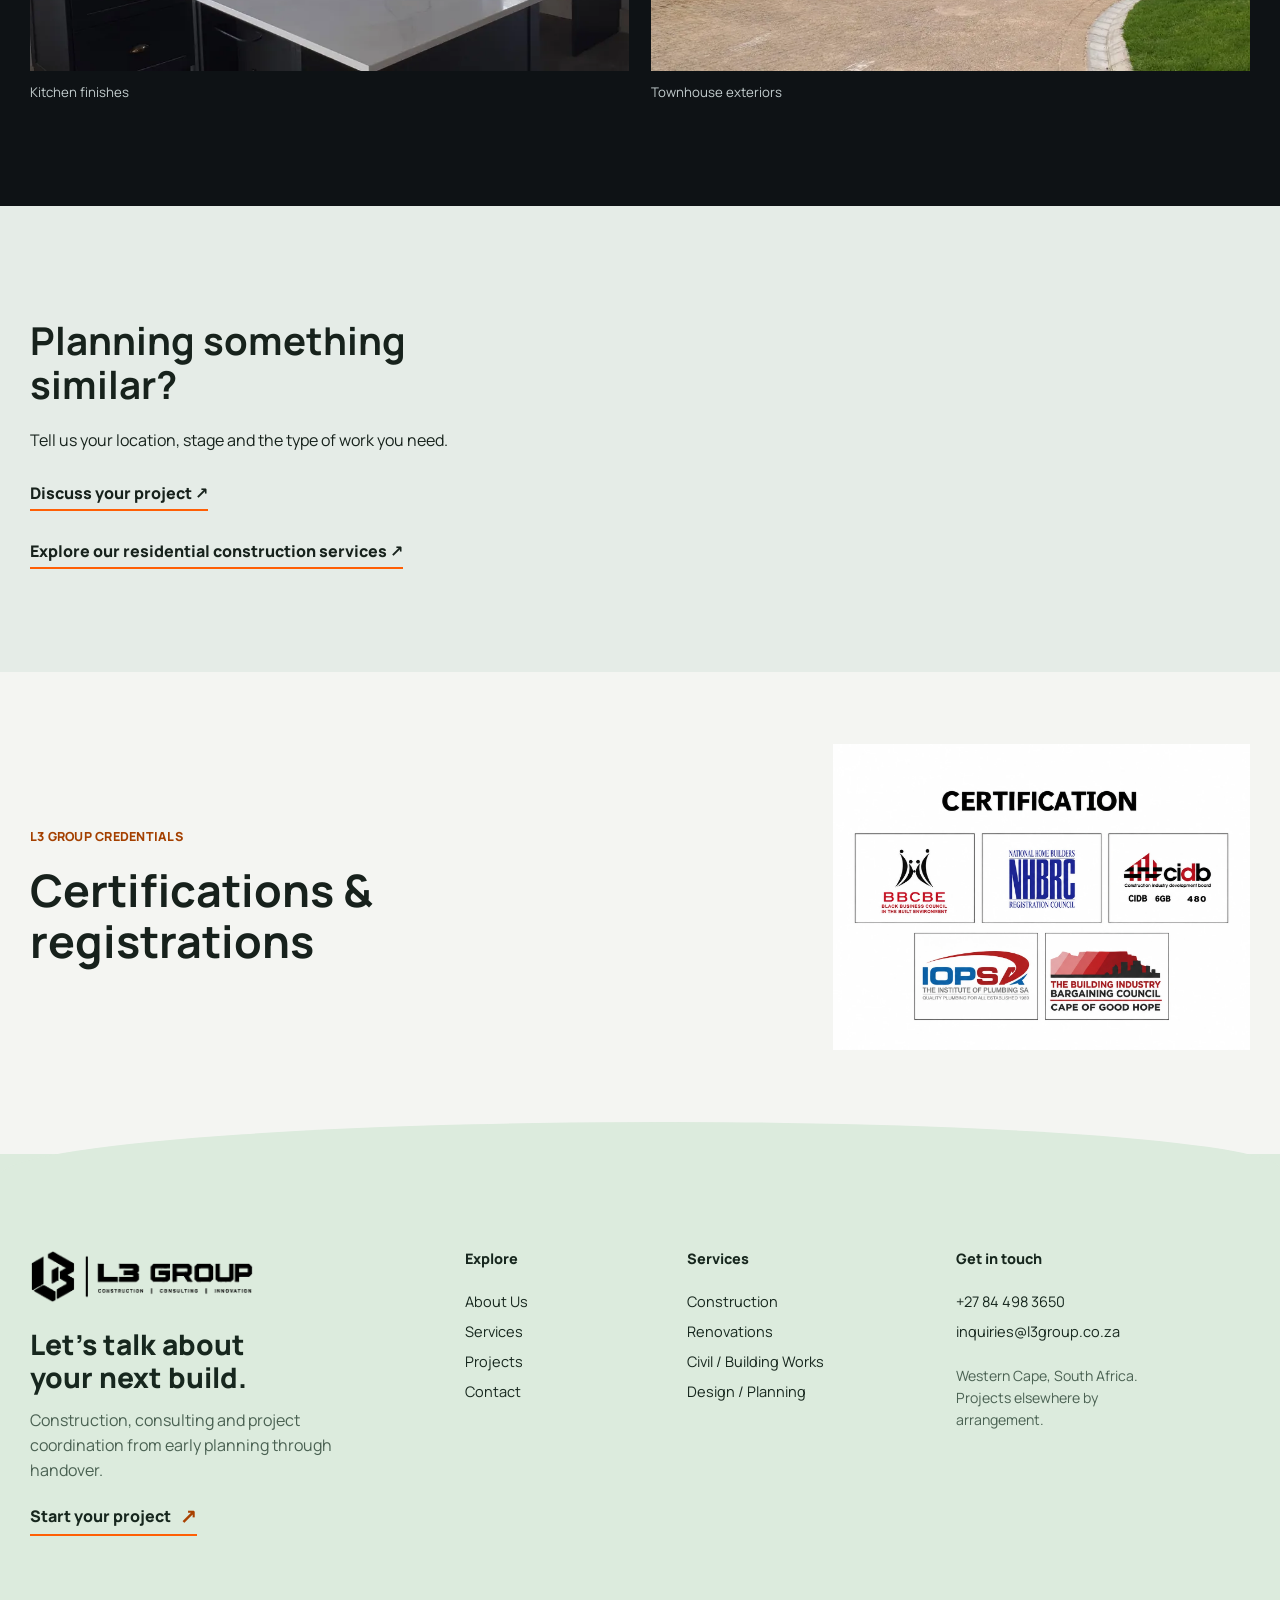
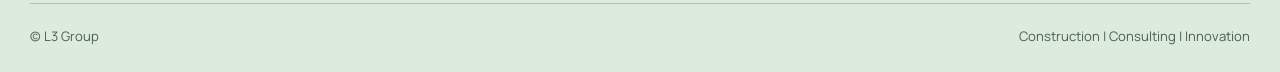
<file: projects/residential.html>
<!DOCTYPE html><html lang="en"><head><script>document.documentElement.classList.add("js");</script>
  <meta charset="utf-8"><meta name="viewport" content="width=device-width, initial-scale=1">
  <meta name="description" content="See L3 Group residential work: home exteriors, townhouses, kitchen finishes, boundary walls and the stages of building a home. Explore the photo collection.">
  <title>Residential Construction &amp; Finishes Portfolio | L3 Group</title><link rel="icon" href="/favicon.svg" type="image/svg+xml">


  <link rel="stylesheet" href="/styles.css"><link rel="stylesheet" href="/pages.css">

<link rel="canonical" href="https://l3group.co.za/projects/residential">
<link rel="preload" href="/assets/fonts/manrope-latin.woff2" as="font" type="font/woff2" crossorigin="">
<link rel="preload" as="image" href="/assets/site-media/photo-11-1600.webp" imagesrcset="/assets/site-media/photo-11-480.webp 480w, /assets/site-media/photo-11-960.webp 960w, /assets/site-media/photo-11-1600.webp 1200w" imagesizes="100vw" fetchpriority="high">
<meta property="og:title" content="Residential Construction &amp; Finishes Portfolio | L3 Group">
<meta property="og:description" content="See L3 Group residential work: home exteriors, townhouses, kitchen finishes, boundary walls and the stages of building a home. Explore the photo collection.">
<meta property="og:url" content="https://l3group.co.za/projects/residential">
<meta property="og:type" content="website">
<meta property="og:site_name" content="L3 Group">
<meta property="og:locale" content="en_ZA">
<meta property="og:image" content="https://l3group.co.za/assets/l3-group-social.jpg">
<meta property="og:image:width" content="1200">
<meta property="og:image:height" content="630">
<meta property="og:image:alt" content="Completed L3 Group townhouses with landscaped entrances">
<meta name="twitter:card" content="summary_large_image">
<script type="application/ld+json">{"@context":"https://schema.org","@graph":[{"@type":"Organization","@id":"https://l3group.co.za/#organization","name":"L3 Group","url":"https://l3group.co.za/","logo":{"@type":"ImageObject","url":"https://l3group.co.za/assets/l3-logo-clean.png","width":1112,"height":262},"email":"inquiries@l3group.co.za","telephone":"+27844983650","areaServed":{"@type":"AdministrativeArea","name":"Western Cape, South Africa"}},{"@type":"WebSite","@id":"https://l3group.co.za/#website","url":"https://l3group.co.za/","name":"L3 Group","inLanguage":"en-ZA","publisher":{"@id":"https://l3group.co.za/#organization"}},{"@type":"CollectionPage","@id":"https://l3group.co.za/projects/residential#webpage","url":"https://l3group.co.za/projects/residential","name":"Residential Construction & Finishes Portfolio | L3 Group","description":"See L3 Group residential work: home exteriors, townhouses, kitchen finishes, boundary walls and the stages of building a home. Explore the photo collection.","inLanguage":"en-ZA","isPartOf":{"@id":"https://l3group.co.za/#website"},"about":{"@id":"https://l3group.co.za/#organization"},"primaryImageOfPage":{"@type":"ImageObject","url":"https://l3group.co.za/assets/site-media/photo-11-1600.webp","width":1200,"height":1600},"breadcrumb":{"@id":"https://l3group.co.za/projects/residential#breadcrumb"}},{"@type":"BreadcrumbList","@id":"https://l3group.co.za/projects/residential#breadcrumb","itemListElement":[{"@type":"ListItem","position":1,"name":"Home","item":"https://l3group.co.za/"},{"@type":"ListItem","position":2,"name":"Projects","item":"https://l3group.co.za/projects"},{"@type":"ListItem","position":3,"name":"Residential Work","item":"https://l3group.co.za/projects/residential"}]}]}</script>
</head>
<body class="inner-page" data-page="project-detail" data-root="../">
  <a class="skip-link" href="#main">Skip to content</a>
  <header class="site-header" data-header="">
    <a class="brand" href="/" aria-label="L3 Group home"><img src="/assets/l3-logo-clean.webp" alt="L3 Group" width="1112" height="262" decoding="async" srcset="/assets/l3-logo-480.webp 480w, /assets/l3-logo-clean.webp 1112w" sizes="(max-width: 760px) 180px, 260px"></a>
    <nav class="site-nav" id="site-nav" aria-label="Main navigation" data-nav="">
      <a href="/">Home</a><a href="/about">About Us</a><a href="/services">Services</a><a href="/projects" class="is-active" aria-current="page">Projects</a><a href="/contact">Contact</a>
    </nav>
    <a class="phone-link" href="tel:+27844983650" aria-label="Call L3 Group on +27 84 498 3650"><span aria-hidden="true"></span><strong>+27 84 498 3650</strong></a>
    <button class="nav-toggle" type="button" aria-label="Open navigation" aria-expanded="false" aria-controls="site-nav" data-nav-toggle=""><span></span><span></span><span></span></button>
  </header>

  <main id="main">
    <section class="page-hero"><img src="/assets/site-media/photo-11-1600.webp" alt="White homes and landscaped entrances" fetchpriority="high" width="1200" height="1600" srcset="/assets/site-media/photo-11-480.webp 480w, /assets/site-media/photo-11-960.webp 960w, /assets/site-media/photo-11-1600.webp 1200w" sizes="100vw"><div class="container page-hero__inner"><p class="section-kicker">Projects / Residential work &amp; finishes</p><h1>Residential work &amp; finishes.</h1><p>Homes, streetscapes and the details that bring residential spaces together.</p></div></section>
    <section class="content-band content-band--dark"><div class="container"><a class="inline-link" href="/projects">All projects ↗</a><div class="section-intro"><p class="section-kicker">From the site</p><h2>A closer look at residential work.</h2><p class="copy-lead">Explore exterior finishes, boundary walls and the stages of building a home.</p></div><div class="photo-gallery" data-photo-gallery="residential"><figure><a class="photo-gallery__link" href="/assets/site-media/photo-10-1600.webp" aria-label="View photo: White residential exterior with a red front door"><img src="/assets/site-media/photo-10-480.webp" alt="White residential exterior with a red front door" loading="lazy" decoding="async" width="480" height="640" srcset="/assets/site-media/photo-10-480.webp 480w, /assets/site-media/photo-10-960.webp 960w, /assets/site-media/photo-10-1600.webp 1200w" sizes="(max-width: 480px) calc(100vw - 44px), (max-width: 760px) 45vw, 390px"></a><figcaption>White residential exterior with a red front door</figcaption></figure><figure><a class="photo-gallery__link" href="/assets/site-media/photo-11-1600.webp" aria-label="View photo: Residential facade and landscaped entrance"><img src="/assets/site-media/photo-11-480.webp" alt="Residential facade and landscaped entrance" loading="lazy" decoding="async" width="480" height="640" srcset="/assets/site-media/photo-11-480.webp 480w, /assets/site-media/photo-11-960.webp 960w, /assets/site-media/photo-11-1600.webp 1200w" sizes="(max-width: 480px) calc(100vw - 44px), (max-width: 760px) 45vw, 390px"></a><figcaption>Residential facade and landscaped entrance</figcaption></figure><figure><a class="photo-gallery__link" href="/assets/site-media/photo-12-1600.webp" aria-label="View photo: Residential street and finished exterior details"><img src="/assets/site-media/photo-12-480.webp" alt="Residential street and finished exterior details" loading="lazy" decoding="async" width="480" height="640" srcset="/assets/site-media/photo-12-480.webp 480w, /assets/site-media/photo-12-960.webp 960w, /assets/site-media/photo-12-1600.webp 1200w" sizes="(max-width: 480px) calc(100vw - 44px), (max-width: 760px) 45vw, 390px"></a><figcaption>Residential street and finished exterior details</figcaption></figure><figure><a class="photo-gallery__link" href="/assets/site-media/photo-13-1600.webp" aria-label="View photo: Double-storey home during masonry work"><img src="/assets/site-media/photo-13-480.webp" alt="Double-storey home during masonry work" loading="lazy" decoding="async" width="480" height="853" srcset="/assets/site-media/photo-13-480.webp 480w, /assets/site-media/photo-13-1600.webp 747w" sizes="(max-width: 480px) calc(100vw - 44px), (max-width: 760px) 45vw, 390px"></a><figcaption>Double-storey home during masonry work</figcaption></figure><figure><a class="photo-gallery__link" href="/assets/site-media/photo-14-1600.webp" aria-label="View photo: Residential structures across the site"><img src="/assets/site-media/photo-14-480.webp" alt="Residential structures across the site" loading="lazy" decoding="async" width="480" height="270" srcset="/assets/site-media/photo-14-480.webp 480w, /assets/site-media/photo-14-960.webp 960w, /assets/site-media/photo-14-1600.webp 1328w" sizes="(max-width: 480px) calc(100vw - 44px), (max-width: 760px) 45vw, 390px"></a><figcaption>Residential structures across the site</figcaption></figure><figure><a class="photo-gallery__link" href="/assets/site-media/photo-15-1600.webp" aria-label="View photo: Masonry homes and prepared access routes"><img src="/assets/site-media/photo-15-480.webp" alt="Masonry homes and prepared access routes" loading="lazy" decoding="async" width="480" height="270" srcset="/assets/site-media/photo-15-480.webp 480w, /assets/site-media/photo-15-960.webp 960w, /assets/site-media/photo-15-1600.webp 1328w" sizes="(max-width: 480px) calc(100vw - 44px), (max-width: 760px) 45vw, 390px"></a><figcaption>Masonry homes and prepared access routes</figcaption></figure><figure><a class="photo-gallery__link" href="/assets/site-media/photo-16-1600.webp" aria-label="View photo: Residential blockwork taking shape"><img src="/assets/site-media/photo-16-480.webp" alt="Residential blockwork taking shape" loading="lazy" decoding="async" width="480" height="270" srcset="/assets/site-media/photo-16-480.webp 480w, /assets/site-media/photo-16-960.webp 960w, /assets/site-media/photo-16-1600.webp 1328w" sizes="(max-width: 480px) calc(100vw - 44px), (max-width: 760px) 45vw, 390px"></a><figcaption>Residential blockwork taking shape</figcaption></figure><figure><a class="photo-gallery__link" href="/assets/site-media/photo-17-1600.webp" aria-label="View photo: View across a residential courtyard"><img src="/assets/site-media/photo-17-480.webp" alt="View across a residential courtyard" loading="lazy" decoding="async" width="480" height="853" srcset="/assets/site-media/photo-17-480.webp 480w, /assets/site-media/photo-17-1600.webp 747w" sizes="(max-width: 480px) calc(100vw - 44px), (max-width: 760px) 45vw, 390px"></a><figcaption>View across a residential courtyard</figcaption></figure><figure><a class="photo-gallery__link" href="/assets/site-media/photo-18-1600.webp" aria-label="View photo: Residential facades viewed from an upper floor"><img src="/assets/site-media/photo-18-480.webp" alt="Residential facades viewed from an upper floor" loading="lazy" decoding="async" width="480" height="853" srcset="/assets/site-media/photo-18-480.webp 480w, /assets/site-media/photo-18-1600.webp 747w" sizes="(max-width: 480px) calc(100vw - 44px), (max-width: 760px) 45vw, 390px"></a><figcaption>Residential facades viewed from an upper floor</figcaption></figure><figure><a class="photo-gallery__link" href="/assets/site-media/photo-19-1600.webp" aria-label="View photo: Exterior finishing work in a residential setting"><img src="/assets/site-media/photo-19-480.webp" alt="Exterior finishing work in a residential setting" loading="lazy" decoding="async" width="480" height="853" srcset="/assets/site-media/photo-19-480.webp 480w, /assets/site-media/photo-19-1600.webp 747w" sizes="(max-width: 480px) calc(100vw - 44px), (max-width: 760px) 45vw, 390px"></a><figcaption>Exterior finishing work in a residential setting</figcaption></figure><figure><a class="photo-gallery__link" href="/assets/site-media/photo-20-1600.webp" aria-label="View photo: Residential street and boundary walls"><img src="/assets/site-media/photo-20-480.webp" alt="Residential street and boundary walls" loading="lazy" decoding="async" width="480" height="270" srcset="/assets/site-media/photo-20-480.webp 480w, /assets/site-media/photo-20-960.webp 960w, /assets/site-media/photo-20-1600.webp 1328w" sizes="(max-width: 480px) calc(100vw - 44px), (max-width: 760px) 45vw, 390px"></a><figcaption>Residential street and boundary walls</figcaption></figure><figure><a class="photo-gallery__link" href="/assets/site-media/photo-21-1600.webp" aria-label="View photo: Corner home and surrounding boundary wall"><img src="/assets/site-media/photo-21-480.webp" alt="Corner home and surrounding boundary wall" loading="lazy" decoding="async" width="480" height="270" srcset="/assets/site-media/photo-21-480.webp 480w, /assets/site-media/photo-21-960.webp 960w, /assets/site-media/photo-21-1600.webp 1328w" sizes="(max-width: 480px) calc(100vw - 44px), (max-width: 760px) 45vw, 390px"></a><figcaption>Corner home and surrounding boundary wall</figcaption></figure><figure><a class="photo-gallery__link" href="/assets/site-media/photo-22-1600.webp" aria-label="View photo: Street-level view of homes during construction"><img src="/assets/site-media/photo-22-480.webp" alt="Street-level view of homes during construction" loading="lazy" decoding="async" width="480" height="270" srcset="/assets/site-media/photo-22-480.webp 480w, /assets/site-media/photo-22-960.webp 960w, /assets/site-media/photo-22-1600.webp 1328w" sizes="(max-width: 480px) calc(100vw - 44px), (max-width: 760px) 45vw, 390px"></a><figcaption>Street-level view of homes during construction</figcaption></figure></div><div class="photo-grid residential-finishes"><figure><img src="/assets/projects/web/20210426_170038-1280.webp" alt="Kitchen with dark cabinetry and a white island" loading="lazy" width="1280" height="720" decoding="async"><figcaption>Kitchen finishes</figcaption></figure><figure><img src="/assets/projects/web/20210527_160940-1280.webp" alt="Row of contemporary townhouses" loading="lazy" width="1280" height="720" decoding="async"><figcaption>Townhouse exteriors</figcaption></figure></div></div></section>
    <section class="content-band content-band--light"><div class="container"><h2>Planning something similar?</h2><p>Tell us your location, stage and the type of work you need.</p><a class="inline-link" href="/contact">Discuss your project ↗</a><p><a class="inline-link" href="/services#construction">Explore our residential construction services ↗</a></p></div></section>
  </main>

  <section class="credentials-band" aria-labelledby="credentials-title">
    <div class="container credentials-band__inner">
      <div class="credentials-band__copy">
        <p class="section-kicker">L3 Group credentials</p>
        <h2 id="credentials-title">Certifications &amp; registrations</h2>
      </div>
      <img src="/assets/certifications.webp" alt="BBCBE, NHBRC, CIDB, IOPSA and Building Industry Bargaining Council logos" width="1464" height="1075" loading="lazy" decoding="async">
    </div>
  </section>
  <footer class="contact-footer" aria-labelledby="contact-title">
    <div class="container footer-main">
      <div class="footer-intro">
        <a class="footer-logo" href="/" aria-label="L3 Group home"><img src="/assets/l3-logo-clean.webp" alt="L3 Group" width="1112" height="262" decoding="async" srcset="/assets/l3-logo-480.webp 480w, /assets/l3-logo-clean.webp 1112w" sizes="(max-width: 760px) 180px, 260px"></a>
        <h2 id="contact-title">Let's talk about your next build.</h2>
        <p>Construction, consulting and project coordination from early planning through handover.</p>
        <a class="footer-primary-link" href="/contact">Start your project <span aria-hidden="true">↗</span></a>
      </div>
      <nav class="footer-links" aria-label="Explore"><h3>Explore</h3>
        <a href="/about">About Us</a><a href="/services">Services</a><a href="/projects">Projects</a><a href="/contact">Contact</a>
      </nav>
      <nav class="footer-links" aria-label="Services"><h3>Services</h3>
        <a href="/services#construction">Construction</a><a href="/services#renovations">Renovations</a><a href="/services#civil">Civil / Building Works</a><a href="/services#planning">Design / Planning</a>
      </nav>
      <div class="footer-links footer-contact"><h3>Get in touch</h3>
        <a href="tel:+27844983650">+27 84 498 3650</a><a href="mailto:inquiries@l3group.co.za">inquiries@l3group.co.za</a><p>Western Cape, South Africa. Projects elsewhere by arrangement.</p>
      </div>
    </div>
    <div class="container footer-bottom"><p>© L3 Group</p><p>Construction | Consulting | Innovation</p></div>
  </footer>
  <button class="back-to-top" type="button" aria-label="Back to top" data-back-to-top="">↑</button>
<script src="/script.js" defer=""></script><script src="/media-gallery.js" defer=""></script>


</body></html>
</file>
<file: styles.css>
@font-face {
  font-family: "Manrope";
  font-style: normal;
  font-weight: 200 800;
  font-display: swap;
  src: url("/assets/fonts/manrope-latin.woff2") format("woff2");
}

.back-to-top:not(.is-visible) {
  visibility: hidden;
}

/* Defer offscreen rendering while retaining searchable, accessible HTML. */
.value-section, .services-block, .proof-block, .home-site-film, .archive-marquee {
  content-visibility: auto;
  contain-intrinsic-block-size: auto var(--section-placeholder, 900px);
}
.services-block { --section-placeholder: 1310px; }
.proof-block { --section-placeholder: 870px; }
.home-site-film { --section-placeholder: 540px; }
.archive-marquee { --section-placeholder: 480px; }
/* Resolve deep links against fully laid-out content, not placeholder heights. */
body:has(:target) :is(.value-section, .services-block, .proof-block, .home-site-film, .archive-marquee) {
  content-visibility: visible;
}
@media (max-width: 760px) {
  .value-section { --section-placeholder: 1500px; }
  .services-block { --section-placeholder: 2800px; }
  .proof-block { --section-placeholder: 1600px; }
  .home-site-film { --section-placeholder: 620px; }
  .archive-marquee { --section-placeholder: 410px; }
}
@media print {
  .value-section, .services-block, .proof-block, .home-site-film, .archive-marquee {
    content-visibility: visible;
  }
}

@media (max-width: 1150px) {
  html:not(.js) .site-header { flex-wrap: wrap; height: auto; }
  html:not(.js) .site-nav {
    display: flex;
    position: static;
    flex-direction: row;
    flex-wrap: wrap;
    width: 100%;
    height: auto;
    grid-column: 1 / -1;
    padding: 12px 0;
    order: 4;
    transform: none;
  }
  html:not(.js) .nav-toggle { display: none; }
}

:root {
  color-scheme: dark;
  --black: #050505;
  --ink: #090b0d;
  --panel: #101418;
  --panel-2: #151b20;
  --panel-3: #1b2329;
  --line: rgba(255, 255, 255, 0.12);
  --line-strong: rgba(255, 255, 255, 0.2);
  --text: #f7f4ef;
  --muted: #a9b1b8;
  --soft: #d9dee2;
  --orange: #ff5f05;
  --orange-soft: #ff8a3d;
  --gold: #d9a55a;
  --shadow: 0 24px 70px rgba(0, 0, 0, 0.42);
  --container: min(1220px, calc(100vw - 44px));
  --header-height: 82px;
  --font: "Manrope", system-ui, -apple-system, BlinkMacSystemFont, "Segoe UI", sans-serif;
}

* {
  box-sizing: border-box;
}

html {
  scroll-behavior: smooth;
}

body {
  margin: 0;
  background:
    radial-gradient(circle at top left, rgba(255, 95, 5, 0.08), transparent 28rem),
    linear-gradient(180deg, #050505, #0b0d0f 45%, #050505);
  color: var(--text);
  font-family: var(--font);
  font-size: 16px;
  line-height: 1.65;
  text-rendering: optimizeLegibility;
}

body.nav-open {
  overflow: hidden;
}

img {
  display: block;
  width: 100%;
  height: 100%;
  object-fit: cover;
}

a {
  color: inherit;
  text-decoration: none;
}

button,
a {
  -webkit-tap-highlight-color: transparent;
}

button {
  font: inherit;
}

:focus-visible {
  outline: 3px solid var(--orange);
  outline-offset: 4px;
}

#value,
#proof,
#services,
#contact,
#process,
.service-card[id] {
  scroll-margin-top: calc(var(--header-height) + 16px);
}

.skip-link {
  position: fixed;
  left: 1rem;
  top: 1rem;
  z-index: 100;
  transform: translateY(-150%);
  background: var(--orange);
  color: var(--black);
  padding: 0.7rem 1rem;
  font-weight: 800;
  transition: transform 180ms ease;
}

.skip-link:focus {
  transform: translateY(0);
}

.container {
  width: var(--container);
  margin-inline: auto;
}

.site-header {
  position: sticky;
  top: 0;
  z-index: 60;
  display: grid;
  grid-template-columns: 260px 1fr auto auto;
  align-items: center;
  gap: 2rem;
  min-height: var(--header-height);
  padding: 0 5vw;
  background: rgba(5, 5, 5, 0.82);
  border-bottom: 1px solid var(--line);
  backdrop-filter: blur(18px);
  transition: background 180ms ease, border-color 180ms ease, box-shadow 180ms ease;
}

.site-header.is-scrolled,
.site-header.has-shadow {
  background: rgba(5, 5, 5, 0.94);
  border-color: rgba(255, 95, 5, 0.28);
  box-shadow: 0 16px 44px rgba(0, 0, 0, 0.35);
}

.brand {
  display: grid;
  align-items: center;
  width: 260px;
  height: 68px;
  overflow: visible;
}

.brand img {
  width: 235px;
  height: auto;
  max-height: 62px;
  object-fit: contain;
  object-position: left center;
  transform: scale(0.76);
  transform-origin: left center;
  transition: transform 260ms ease;
  will-change: transform;
}

.site-header.is-scrolled .brand img,
.site-header.has-shadow .brand img {
  transform: scale(1);
}

.site-nav {
  display: flex;
  align-items: center;
  justify-content: flex-end;
  gap: 1.55rem;
  color: rgba(247, 244, 239, 0.82);
  font-size: 0.91rem;
  font-weight: 700;
}

.site-nav a {
  position: relative;
  padding: 1.6rem 0;
}

.site-nav a::after {
  content: "";
  position: absolute;
  left: 0;
  right: 0;
  bottom: 0.95rem;
  height: 2px;
  background: var(--orange);
  transform: scaleX(0);
  transform-origin: left;
  transition: transform 180ms ease;
}

.site-nav a:hover,
.site-nav a.is-active {
  color: var(--text);
}

.site-nav a:hover::after,
.site-nav a.is-active::after {
  transform: scaleX(1);
}

.phone-link {
  display: inline-flex;
  align-items: center;
  gap: 0.65rem;
  white-space: nowrap;
  color: var(--text);
  font-size: 0.95rem;
  font-weight: 800;
}

.phone-link span {
  width: 8px;
  height: 8px;
  border-radius: 50%;
  background: var(--orange);
  box-shadow: 0 0 0 6px rgba(255, 95, 5, 0.13);
}

.nav-toggle {
  display: none;
  width: 46px;
  height: 46px;
  border: 1px solid var(--line);
  border-radius: 2px;
  background: transparent;
  color: var(--text);
  cursor: pointer;
}

.nav-toggle span {
  display: block;
  width: 24px;
  height: 2px;
  margin: 5px auto;
  background: currentColor;
  transition: transform 180ms ease, opacity 180ms ease;
}

.hero-single {
  position: relative;
  height: clamp(540px, calc(100svh - var(--header-height) - 110px), 740px);
  overflow: hidden;
  background: var(--black);
}

.hero-single::after {
  position: absolute;
  inset: 0;
  z-index: 1;
  pointer-events: none;
  background: linear-gradient(90deg, rgba(5, 5, 5, .79), rgba(5, 5, 5, .5) 37%, rgba(5, 5, 5, .08) 72%), linear-gradient(0deg, rgba(5, 5, 5, .36), transparent 45%);
  content: "";
}

.hero-single__image {
  position: absolute;
  inset: 0;
  object-position: center 58%;
}

.hero-build.is-preparing .hero-build__after { opacity: 0; }

.hero-build.is-revealing .hero-build__after {
  animation: hero-project-reveal 1s ease-in-out 1s both;
}

@keyframes hero-project-reveal {
  from { opacity: 0; }
  to { opacity: 1; }
}

.hero-single__content {
  position: absolute;
  inset: 0;
  z-index: 2;
  display: grid;
  align-content: center;
  width: var(--container);
  margin-inline: auto;
  padding-block: 3.5rem;
}

.hero-build__copy { max-width: 640px; }
.hero-build h1 { margin: 0; font-size: inherit; line-height: 1; }
.hero-build__wordmark { display: block; width: min(100%, 560px); height: auto; aspect-ratio: 784 / 110; overflow: hidden; }
.hero-build__tagline { display: block; margin-top: 1.2rem; font-size: 72px; line-height: 1.08; font-weight: 700; letter-spacing: 0; }
.hero-build__intro { max-width: 36ch; margin: 1.35rem 0 2rem; color: #f1f1f1; font-size: 20px; line-height: 1.55; }
.hero-build .button--glass { border-color: rgba(255,255,255,.65); background: rgba(5,5,5,.3); }

.visually-hidden {
  position: absolute;
  width: 1px;
  height: 1px;
  overflow: hidden;
  clip-path: inset(50%);
  white-space: nowrap;
}

.section-kicker {
  margin: 0 0 1rem;
  color: var(--orange);
  font-size: 0.78rem;
  font-weight: 800;
  letter-spacing: 0.02em;
  text-transform: uppercase;
}

.hero-actions {
  display: flex;
  flex-wrap: wrap;
  gap: 0.85rem;
}

.hero-actions .button,
.hero-actions .button:hover {
  transform: none;
  transition: none;
}

.button {
  display: inline-flex;
  align-items: center;
  justify-content: center;
  min-height: 54px;
  border: 1px solid transparent;
  border-radius: 2px;
  padding: 0.92rem 1.35rem;
  font-weight: 800;
  transition: transform 180ms ease, background 180ms ease, border-color 180ms ease;
}

.button:hover {
  transform: translateY(-2px);
}

.button--orange {
  background: var(--orange);
  color: #130803;
}

.button--orange:hover {
  background: var(--orange-soft);
}

.button--glass {
  border-color: rgba(255, 255, 255, 0.22);
  background: rgba(255, 255, 255, 0.06);
  color: var(--text);
}

.button--glass:hover {
  border-color: rgba(255, 95, 5, 0.6);
  background: rgba(255, 95, 5, 0.12);
}

.quick-cta,
.cta-strip {
  background: linear-gradient(135deg, #11161b, #070808);
  border-block: 1px solid var(--line);
}

.quick-cta__inner,
.cta-strip__inner {
  display: flex;
  align-items: center;
  justify-content: space-between;
  gap: 2rem;
  padding: 2rem 0;
}

.quick-cta h2,
.cta-strip h2 {
  max-width: 760px;
  margin: 0;
  font-size: clamp(1.35rem, 2.2vw, 2.15rem);
  line-height: 1.16;
}

.section-dark,
.section-panel,
.proof-block {
  position: relative;
  overflow: hidden;
}

.section-dark {
  background: var(--panel);
}

.section-panel {
  background: linear-gradient(180deg, #0b0e11, #101419);
}

.section-dark::before,
.section-panel::before,
.proof-block::before {
  content: "";
  position: absolute;
  inset: 0;
  pointer-events: none;
  background:
    linear-gradient(135deg, transparent 0 22%, rgba(255, 255, 255, 0.035) 22% 36%, transparent 36%),
    radial-gradient(circle at 85% 0%, rgba(255, 95, 5, 0.09), transparent 24rem);
}

.value-section,
.services-block,
.proof-block,
.differentiators {
  padding: 6.4rem 0;
}

.value-grid,
.differentiators-grid {
  position: relative;
  z-index: 1;
  display: grid;
  grid-template-columns: minmax(0, 0.95fr) minmax(360px, 1fr);
  gap: 5vw;
  align-items: center;
}

.value-copy h2,
.section-heading h2,
.differentiators h2 {
  margin: 0;
  color: var(--text);
  font-size: clamp(2rem, 3.4vw, 3.35rem);
  font-weight: 800;
  line-height: 1.08;
}

.value-copy p,
.section-heading p,
.differentiators p,
.project-table dd,
.testimonial-card blockquote {
  color: var(--muted);
}

.value-copy > p,
.differentiators > p {
  margin-top: 1.4rem;
}

.trust-list,
.check-list {
  display: grid;
  gap: 0.85rem;
  margin: 1.5rem 0 0;
  padding: 0;
  list-style: none;
}

.trust-list li,
.check-list li {
  position: relative;
  padding-left: 1.65rem;
  color: var(--soft);
}

.trust-list li::before,
.check-list li::before {
  content: "";
  position: absolute;
  left: 0;
  top: 0.72rem;
  width: 8px;
  height: 8px;
  background: var(--orange);
}

.value-media {
  position: relative;
  display: grid;
  grid-template-columns: repeat(3, minmax(0, 1fr));
  gap: .85rem;
  align-items: start;
  width: min(100%, 460px);
  justify-self: center;
  padding-block: 1.5rem;
}

.value-image {
  position: relative;
  width: 100%;
  aspect-ratio: 2 / 3;
  overflow: hidden;
  background: var(--panel-2);
  border-top: 4px solid var(--orange);
  box-shadow: 0 16px 36px rgba(0, 0, 0, .24);
}

.value-image--main {
  border-top-right-radius: 56px;
  border-bottom-left-radius: 56px;
}

.value-image--offset {
  margin-top: 2rem;
  border-bottom-right-radius: 56px;
}

.value-image--accent {
  margin-top: 1rem;
  border-top-right-radius: 56px;
  border-bottom-left-radius: 56px;
}

.value-image img {
  object-position: center 20%;
}

.capability-strip {
  position: relative;
  z-index: 1;
  display: grid;
  grid-template-columns: repeat(4, 1fr);
  gap: 1.2rem;
  margin-top: 4.4rem;
}

.capability-strip article,
.service-card,
.project-table,
.testimonial-card,
.process-stack article {
  border: 1px solid var(--line);
  background: rgba(255, 255, 255, 0.045);
  box-shadow: 0 1px 0 rgba(255, 255, 255, 0.03) inset;
}

.capability-strip article {
  display: grid;
  grid-template-columns: auto 1fr;
  gap: 1rem;
  align-items: center;
  min-height: 112px;
  padding: 1.25rem;
}

.line-icon {
  display: grid;
  place-items: center;
  width: 48px;
  height: 48px;
  border: 1px solid rgba(255, 95, 5, 0.42);
  color: var(--orange);
  font-weight: 900;
}

.capability-strip h3 {
  margin: 0;
  font-size: 0.98rem;
  line-height: 1.3;
}

.section-heading {
  position: relative;
  z-index: 1;
  width: var(--container);
  margin: 0 auto 2.8rem;
}

.section-heading--center {
  text-align: center;
}

.section-heading--center p {
  max-width: 760px;
  margin-inline: auto;
}

.section-heading--center h2::after {
  content: "";
  display: block;
  width: 70px;
  height: 2px;
  margin: 1.1rem auto 0;
  background: var(--orange);
}

.service-grid {
  position: relative;
  z-index: 1;
  display: grid;
  grid-template-columns: repeat(3, 1fr);
  gap: 1rem;
}

.service-card {
  display: grid;
  min-height: 220px;
  padding: 2rem;
  transition: transform 180ms ease, border-color 180ms ease, background 180ms ease;
}

.service-card:hover {
  transform: translateY(-4px);
  border-color: rgba(255, 95, 5, 0.5);
  background: rgba(255, 95, 5, 0.08);
}

.service-card--media {
  display: flex;
  flex-direction: column;
  overflow: hidden;
  padding: 0 0 1.5rem;
}

.service-card--media .service-card__photo {
  width: 100%;
  height: auto;
  aspect-ratio: 16 / 10;
  object-fit: cover;
}

.service-card--media h3,
.service-card--media p,
.service-card--media a {
  margin-inline: 1.5rem;
}

.service-card--media a {
  align-self: start;
  margin-top: 1rem;
}

.service-icon {
  color: var(--orange);
  font-size: 2.2rem;
  line-height: 1;
}

.service-card h3 {
  margin: 1rem 0 0.35rem;
  color: var(--text);
  font-size: 1.2rem;
}

.service-card p {
  margin: 0;
  color: var(--muted);
}

.proof-block {
  background: #070808;
}

.showcase-grid {
  position: relative;
  z-index: 1;
  display: grid;
  grid-template-columns: 1.25fr 0.75fr 0.75fr;
  grid-auto-rows: 190px;
  gap: 0.75rem;
}

.showcase-item {
  position: relative;
  overflow: hidden;
  margin: 0;
  background:
    linear-gradient(135deg, rgba(255, 95, 5, 0.16), transparent 34%),
    linear-gradient(145deg, #1a2228, #101418);
}

.showcase-item::before {
  content: "";
  position: absolute;
  inset: 1rem;
  border: 1px solid rgba(255, 255, 255, 0.08);
  opacity: 0.65;
}

.showcase-item--wide {
  grid-column: span 2;
  grid-row: span 2;
}

.showcase-item--tall {
  grid-row: span 2;
}

.showcase-item img {
  position: relative;
  z-index: 1;
  filter: saturate(0.9) contrast(1.05);
  transition: transform 400ms ease;
}

.showcase-item:hover img {
  transform: scale(1.035);
}

.showcase-item figcaption {
  position: absolute;
  z-index: 2;
  left: 1rem;
  bottom: 1rem;
  background: rgba(0, 0, 0, 0.7);
  color: var(--text);
  padding: 0.38rem 0.7rem;
  font-size: 0.72rem;
  font-weight: 800;
  text-transform: uppercase;
}

.proof-grid {
  position: relative;
  z-index: 1;
  display: grid;
  grid-template-columns: repeat(3, 1fr);
  gap: 1rem;
  margin-top: 1rem;
}

.project-table,
.testimonial-card {
  margin: 0;
  padding: 1.5rem;
}

.project-table h3 {
  margin: 0 0 1rem;
  color: var(--text);
  font-size: 1.1rem;
}

.project-table dl {
  display: grid;
  gap: 0.65rem;
  margin: 0;
}

.project-table div {
  display: flex;
  justify-content: space-between;
  gap: 1rem;
  border-bottom: 1px solid var(--line);
  padding-bottom: 0.55rem;
}

.project-table dt,
.project-table dd {
  margin: 0;
  font-size: 0.86rem;
}

.testimonial-card blockquote {
  margin: 0;
}

.testimonial-card blockquote::before {
  content: "”";
  display: block;
  color: var(--orange);
  font-size: 3rem;
  font-weight: 900;
  line-height: 0.72;
}

.testimonial-card figcaption {
  margin-top: 1rem;
  color: var(--text);
  font-size: 0.76rem;
  font-weight: 800;
  text-transform: uppercase;
}

.differentiators-grid {
  align-items: start;
}

.process-stack {
  display: grid;
  gap: 1rem;
}

.process-stack article {
  display: grid;
  grid-template-columns: 56px 1fr;
  gap: 1rem;
  padding: 1.2rem;
}

.process-stack strong {
  display: grid;
  place-items: center;
  width: 46px;
  height: 46px;
  background: rgba(255, 95, 5, 0.1);
  color: var(--orange);
  font-size: 0.9rem;
}

.process-stack h3 {
  margin: 0 0 0.25rem;
  color: var(--text);
}

.process-stack p {
  margin: 0;
  color: var(--muted);
}

.cta-strip {
  padding: 2.2rem 0;
}

.cta-strip__inner {
  display: grid;
  grid-template-columns: minmax(0, 1fr) auto;
  align-items: center;
  gap: 0.7rem 2rem;
}

.cta-strip__inner .section-kicker {
  grid-column: 1;
  grid-row: 1;
  margin: 0;
}

.cta-strip__inner h2 {
  grid-column: 1;
  grid-row: 2;
}

.cta-strip__inner .cta-strip__actions {
  grid-column: 2;
  grid-row: 1 / 3;
}

.cta-strip__actions {
  display: flex;
  flex-wrap: wrap;
  gap: 0.8rem;
}

.archive-marquee {
  padding: 4.25rem 0 5.6rem;
  border-top: 1px solid var(--line);
  background: #151b20;
}

.archive-marquee__heading {
  display: flex;
  align-items: end;
  justify-content: space-between;
  gap: 1.5rem;
  margin-bottom: 1.7rem;
}

.archive-marquee__heading .section-kicker {
  margin-bottom: 0.5rem;
}

.archive-marquee__heading h2 {
  margin: 0;
  color: var(--text);
  font-size: 2rem;
  font-weight: 800;
  line-height: 1.2;
}

.archive-marquee__motion {
  display: none;
  flex: none;
  place-items: center;
  width: 44px;
  height: 44px;
  border: 1px solid var(--line-strong);
  border-radius: 2px;
  background: transparent;
  color: var(--text);
  cursor: pointer;
  transition: border-color 150ms ease, background 150ms ease;
}

.archive-marquee.is-ready .archive-marquee__motion {
  display: grid;
}

.archive-marquee__motion:hover {
  border-color: var(--orange);
  background: rgba(255, 95, 5, 0.12);
}

.archive-marquee__motion img {
  width: 20px;
  height: 20px;
  filter: invert(1);
}

.archive-marquee__window {
  overflow-x: auto;
  scrollbar-color: var(--orange) var(--panel-2);
  scrollbar-width: thin;
}

.archive-marquee.is-ready .archive-marquee__window {
  overflow: hidden;
}

.archive-marquee__track,
.archive-marquee__group {
  display: flex;
  width: max-content;
}

.archive-marquee__group {
  flex: none;
  gap: 1rem;
  padding-right: 1rem;
}

.archive-marquee.is-ready .archive-marquee__track {
  animation: archive-marquee-scroll 48s linear infinite;
  will-change: transform;
}

.archive-marquee.is-paused .archive-marquee__track {
  animation-play-state: paused;
}

.archive-marquee__item {
  flex: 0 0 clamp(220px, 23vw, 300px);
  width: clamp(220px, 23vw, 300px);
  margin: 0;
}

.archive-marquee__item > img {
  width: 100%;
  height: auto;
  aspect-ratio: 16 / 10;
  border-radius: 3px;
  object-fit: cover;
}

.archive-marquee__item figcaption {
  display: flex;
  justify-content: space-between;
  gap: 0.65rem;
  margin-top: 0.7rem;
  padding-inline: 0.1rem;
  color: var(--soft);
  font-size: 0.82rem;
  line-height: 1.4;
}

.archive-marquee__item figcaption strong {
  font-weight: 700;
}

.archive-marquee__item figcaption span {
  color: var(--orange-soft);
}

@keyframes archive-marquee-scroll {
  to {
    transform: translateX(-50%);
  }
}

.credentials-band {
  padding: 4.5rem 0 6.5rem;
  background: #f4f5f2;
  color: #17211c;
}

.credentials-band .section-kicker {
  color: #a44000;
}

.credentials-band__inner {
  display: grid;
  grid-template-columns: minmax(0, 1fr) minmax(0, 417px);
  align-items: center;
  gap: clamp(2rem, 5vw, 5rem);
}

.credentials-band__copy h2 {
  max-width: 520px;
  margin: 0;
  font-size: 2.8rem;
  line-height: 1.15;
}

.credentials-band__inner > img {
  width: min(100%, 417px);
  height: auto;
  object-fit: contain;
}

.contact-footer {
  --footer-bg: #dcebdd;
  --footer-ink: #17271e;
  --footer-muted: #4a6152;
  position: relative;
  isolation: isolate;
  padding: 5.8rem 0 1.55rem;
  background: var(--footer-bg);
  color: var(--footer-ink);
}

.contact-footer::before {
  position: absolute;
  top: -2rem;
  left: 0;
  width: 100%;
  height: 4.2rem;
  border-radius: 52% 48% 0 0 / 80% 70% 0 0;
  background: var(--footer-bg);
  content: "";
}

.footer-main {
  position: relative;
  display: grid;
  grid-template-columns: minmax(0, 1.55fr) minmax(0, 0.72fr) minmax(0, 0.9fr) minmax(0, 1.15fr);
  gap: clamp(1.5rem, 3vw, 3rem);
  align-items: start;
}

.footer-intro {
  max-width: 340px;
}

.footer-logo {
  display: block;
  width: 224px;
  height: 60px;
  margin-bottom: 1.3rem;
}

.footer-logo img {
  object-fit: contain;
  object-position: left center;
  filter: brightness(0);
}

.footer-intro h2 {
  margin: 0;
  max-width: 14ch;
  font-size: clamp(1.65rem, 2.2vw, 2.15rem);
  font-weight: 800;
  line-height: 1.18;
}

.footer-intro p {
  margin: 0.9rem 0 1.25rem;
  color: var(--footer-muted);
  line-height: 1.55;
}

.footer-primary-link {
  display: inline-flex;
  align-items: center;
  gap: 0.55rem;
  border-bottom: 2px solid var(--orange);
  padding-bottom: 0.3rem;
  font-weight: 800;
}

.footer-primary-link span {
  color: #a94100;
  font-size: 1.3rem;
  line-height: 1;
}

.footer-links h3 {
  margin: 0 0 1rem;
  font-size: 0.9rem;
  font-weight: 800;
}

.footer-links a {
  display: block;
  width: fit-content;
  max-width: 100%;
  padding: 0.28rem 0;
  color: var(--footer-ink);
  font-size: 0.91rem;
  line-height: 1.45;
  overflow-wrap: anywhere;
  transition: color 150ms ease;
}

.footer-links a:hover,
.footer-primary-link:hover {
  color: #a94100;
}

.footer-contact p {
  max-width: 25ch;
  margin: 1.15rem 0 0;
  color: var(--footer-muted);
  font-size: 0.88rem;
  line-height: 1.55;
}

.footer-bottom {
  display: flex;
  justify-content: space-between;
  gap: 1rem;
  margin-top: 4.2rem;
  border-top: 1px solid rgba(23, 39, 30, 0.22);
  padding-top: 1.35rem;
  color: var(--footer-muted);
  font-size: 0.82rem;
}

.footer-bottom p {
  margin: 0;
}

.back-to-top {
  position: fixed;
  right: 1.2rem;
  bottom: 1.2rem;
  z-index: 40;
  display: grid;
  place-items: center;
  width: 48px;
  height: 48px;
  border: 0;
  border-radius: 50%;
  background: var(--orange);
  color: var(--black);
  font-size: 1.5rem;
  font-weight: 900;
  cursor: pointer;
  opacity: 0;
  transform: translateY(10px);
  transition: opacity 180ms ease, transform 180ms ease;
}

.back-to-top.is-visible {
  opacity: 1;
  transform: translateY(0);
}

.js [data-reveal] {
  opacity: 1;
  transform: translateY(14px);
  transition: transform 650ms ease;
}

.js [data-reveal].is-visible {
  transform: translateY(0);
}

@media (max-width: 1150px) {
  .site-header {
    grid-template-columns: 240px 1fr auto;
  }

  .site-nav {
    position: fixed;
    top: 0;
    right: 0;
    z-index: 70;
    display: none;
    align-content: start;
    width: min(420px, 82vw);
    height: 100svh;
    padding: 6rem 2rem 2rem;
    background: rgba(8, 10, 12, 0.98);
    border-left: 1px solid var(--line);
  }

  .site-nav.is-open {
    display: grid;
  }

  .site-nav a {
    border-bottom: 1px solid var(--line);
    padding: 0.9rem 0;
    font-size: 1rem;
  }

  .site-nav a::after {
    display: none;
  }

  .nav-toggle {
    position: relative;
    z-index: 80;
    display: block;
  }

  .nav-toggle[aria-expanded="true"] span:first-child {
    transform: translateY(7px) rotate(45deg);
  }

  .nav-toggle[aria-expanded="true"] span:nth-child(2) {
    opacity: 0;
  }

  .nav-toggle[aria-expanded="true"] span:last-child {
    transform: translateY(-7px) rotate(-45deg);
  }

  .value-grid,
  .differentiators-grid {
    grid-template-columns: 1fr;
  }

  .footer-main {
    grid-template-columns: repeat(2, minmax(0, 1fr));
  }

  .footer-intro,
  .footer-contact {
    grid-column: 1 / -1;
  }

  .capability-strip,
  .service-grid,
  .proof-grid {
    grid-template-columns: repeat(2, 1fr);
  }

  .cta-strip__inner {
    grid-template-columns: 1fr;
  }

  .cta-strip__inner .cta-strip__actions {
    grid-column: 1;
    grid-row: 3;
  }
}

@media (max-width: 760px) {
  :root {
    --header-height: 74px;
  }

  .site-header {
    grid-template-columns: minmax(128px, 1fr) auto auto;
    gap: 0.7rem;
    padding-inline: 1rem;
  }

  .brand {
    width: 190px;
    height: 58px;
  }

  .brand img {
    width: 188px;
    max-height: 54px;
  }

  .phone-link {
    font-size: 0.9rem;
  }

  .phone-link strong {
    display: none;
  }

  .phone-link::after {
    content: "Call";
    font-size: 0.83rem;
  }

  .hero-single {
    height: clamp(440px, calc(100svh - var(--header-height) - 100px), 650px);
  }

  .hero-single__image {
    object-position: 38% center;
  }

  .hero-single::after {
    background: linear-gradient(90deg, rgba(5,5,5,.72), rgba(5,5,5,.25)), linear-gradient(0deg, rgba(5,5,5,.35), transparent 70%);
  }

  .hero-single__content { padding-block: 2rem; }
  .hero-build__wordmark { max-width: 420px; }
  .hero-build__tagline { margin-top: .8rem; font-size: 44px; }
  .hero-build__intro { margin: 1.2rem 0 1.6rem; font-size: 17px; }

  .hero-build .hero-actions { flex-direction: row; max-width: none; gap: .65rem; }
  .hero-build .hero-actions .button { flex: 1; min-height: 52px; padding: .85rem .6rem; font-size: 14px; }

  .hero-actions,
  .cta-strip__actions {
    flex-direction: column;
    align-items: stretch;
    max-width: 340px;
  }

  .credentials-band {
    padding: 3.5rem 0 5.5rem;
  }

  .credentials-band__inner {
    grid-template-columns: 1fr;
  }

  .credentials-band__inner > img {
    justify-self: center;
  }

  .credentials-band__copy h2 {
    font-size: 2rem;
  }

  .quick-cta__inner {
    align-items: stretch;
    flex-direction: column;
  }

  .value-section,
  .services-block,
  .proof-block,
  .differentiators {
    padding: 4.4rem 0;
  }

  .contact-footer {
    padding-top: 4.5rem;
  }

  .archive-marquee {
    padding: 3.8rem 0 5rem;
  }

  .archive-marquee__heading h2 {
    font-size: 1.65rem;
  }

  .value-media {
    gap: .75rem;
    padding-block: .5rem;
  }

  .value-image--main,
  .value-image--accent {
    border-top-right-radius: 32px;
    border-bottom-left-radius: 32px;
  }

  .value-image--offset {
    margin-top: 2rem;
    border-bottom-right-radius: 32px;
  }

  .capability-strip,
  .service-grid,
  .proof-grid {
    grid-template-columns: 1fr;
  }

  .showcase-grid {
    grid-template-columns: 1fr;
    grid-auto-rows: 260px;
  }

  .showcase-item--wide,
  .showcase-item--tall {
    grid-column: auto;
    grid-row: auto;
  }

  .process-stack article {
    grid-template-columns: 1fr;
  }

  .footer-bottom {
    flex-direction: column;
  }
}

@media (max-width: 440px) {
  .brand {
    width: 156px;
  }

  .brand img {
    width: 156px;
  }

  .value-copy h2,
  .section-heading h2,
  .differentiators h2 {
    font-size: 1.8rem;
  }

  .footer-main {
    column-gap: 1rem;
    row-gap: 2.4rem;
  }

  .footer-bottom {
    margin-top: 3rem;
  }
}

@media (max-width: 360px) {
  .site-header {
    gap: 0.45rem;
  }

  .brand,
  .brand img {
    width: 124px;
  }

  .phone-link {
    gap: 0.4rem;
  }
}

@media (prefers-reduced-motion: reduce) {
  .hero-build .hero-build__after { opacity: 1 !important; mask-image: none !important; animation: none !important; }

  .archive-marquee:not(.is-user-playing) .archive-marquee__track {
    animation: none !important;
  }

  .archive-marquee.is-user-playing .archive-marquee__track {
    animation-duration: 48s !important;
    animation-iteration-count: infinite !important;
  }

  *,
  *::before,
  *::after {
    scroll-behavior: auto !important;
    transition-duration: 0.01ms !important;
    animation-duration: 0.01ms !important;
    animation-iteration-count: 1 !important;
  }

  [data-reveal] {
    opacity: 1 !important;
    clip-path: none !important;
    transform: none !important;
  }
}
</file>
<file: pages.css>
body.inner-page {
  background: #0d1114;
}

.inner-page .site-header { background: #050505; }
.inner-page main { overflow: hidden; }
.page-hero {
  position: relative;
  display: grid;
  align-items: end;
  min-height: clamp(380px, 54vw, 580px);
  background: #172027;
  isolation: isolate;
}
.page-hero > img {
  position: absolute;
  inset: 0;
  z-index: -2;
}
.page-hero::after {
  position: absolute;
  inset: 0;
  z-index: -1;
  content: "";
  background: linear-gradient(90deg, rgba(5, 8, 10, .93), rgba(5, 8, 10, .48) 68%, rgba(5, 8, 10, .2)), linear-gradient(0deg, rgba(5, 8, 10, .6), transparent 55%);
}
.page-hero__inner { padding-block: clamp(4rem, 8vw, 7.2rem); }
.page-hero .section-kicker { margin-bottom: .8rem; color: var(--orange-soft); }
.page-hero h1 {
  max-width: 13ch;
  margin: 0;
  font-size: clamp(2.7rem, 5.5vw, 5.8rem);
  line-height: 1.04;
  font-weight: 800;
}
.page-hero p:not(.section-kicker) { max-width: 62ch; margin: 1.25rem 0 0; color: #e8e9e8; font-size: clamp(1rem, 1.4vw, 1.2rem); }
.page-subnav {
  border-bottom: 1px solid rgba(255,255,255,.14);
  background: #151b1e;
}
.page-subnav .container { display: flex; flex-wrap: wrap; gap: .25rem 2rem; }
.page-subnav a { padding: 1.05rem 0; color: #d1d8d9; font-size: .9rem; font-weight: 700; }
.page-subnav a:hover { color: var(--orange-soft); }
.content-band { padding-block: clamp(4.5rem, 8vw, 8rem); }
.content-band--dark { background: #0e1215; }
.content-band--panel { background: #1a2225; }
.content-band--light { background: #e5ece7; color: #17221c; }
.content-band--light .section-kicker { color: #a44000; }
.content-band h2 { max-width: 17ch; margin: .65rem 0 1.25rem; font-size: clamp(2rem, 3vw, 3.15rem); line-height: 1.15; }
.content-band h3 { margin: 0 0 .7rem; font-size: clamp(1.35rem, 1.7vw, 1.7rem); line-height: 1.3; }
.content-band p { max-width: 65ch; }
.content-band p:last-child { margin-bottom: 0; }
.content-split { display: grid; grid-template-columns: minmax(0, 1fr) minmax(0, .94fr); gap: clamp(2rem, 6vw, 6rem); align-items: center; }
.content-split > img { width: 100%; height: auto; aspect-ratio: 5 / 4; object-fit: cover; }
.content-split > :first-child { min-width: 0; }
.copy-lead { color: #d2d9da; font-size: clamp(1.1rem, 1.5vw, 1.3rem); line-height: 1.65; }
.content-band--light .copy-lead { color: #354c3e; }
.principle-grid, .service-list, .contact-grid { display: grid; grid-template-columns: repeat(3, minmax(0, 1fr)); gap: clamp(1.5rem, 3vw, 3rem); }
.principle-grid article, .service-list article { border-top: 2px solid var(--orange); padding-top: 1.25rem; }
.principle-grid p, .service-list p { color: #b3bec0; }
.content-band--light .principle-grid p { color: #405648; }
.service-list article { scroll-margin-top: 110px; }
.service-list a, .inline-link, .archive-preview .text-link { display: inline-block; margin-top: .65rem; border-bottom: 2px solid var(--orange); padding-bottom: .2rem; font-weight: 800; }
.service-list a:hover, .inline-link:hover { color: var(--orange-soft); }
.service-list article .eyebrow { display: block; margin-bottom: 1rem; color: var(--orange-soft); font-size: .78rem; font-weight: 800; text-transform: uppercase; }
.section-intro { margin-bottom: clamp(2rem, 4vw, 4rem); }
.section-intro h2 { margin-bottom: 0; }
.archive-preview-grid, .project-records { display: grid; grid-template-columns: repeat(2, minmax(0, 1fr)); gap: 1.5rem; }
.archive-preview { display: flex; flex-direction: column; min-width: 0; border-bottom: 1px solid rgba(255,255,255,.22); padding-bottom: 1.5rem; }
.archive-preview img { width: 100%; height: auto; aspect-ratio: 8 / 5; object-fit: cover; }
.archive-preview__meta { margin-top: 1.25rem; color: var(--orange-soft); font-size: .78rem; font-weight: 800; text-transform: uppercase; }
.archive-preview strong { margin-top: .4rem; font-size: clamp(1.3rem, 1.8vw, 1.7rem); }
.archive-preview .text-link { width: fit-content; }
.section-link-row { margin-top: 2.5rem; text-align: right; }
.text-link { font-weight: 800; }
.status-row { display: grid; grid-template-columns: 1fr 1fr; gap: 2rem; }
.status-row article { border-top: 1px solid rgba(255,255,255,.3); padding-top: 1.5rem; }
.status-row p { color: #b8c3c4; }
.photo-grid { display: grid; grid-template-columns: repeat(3, minmax(0, 1fr)); gap: 1.4rem; }
.photo-grid figure { margin: 0; }
.photo-grid img { height: auto; aspect-ratio: 4 / 3; object-fit: cover; }
.photo-grid figcaption { padding-top: .65rem; color: #c3cdce; font-size: .83rem; }
.profile-actions { display: flex; flex-wrap: wrap; gap: .8rem; margin-top: 2rem; }
.profile-actions button { cursor: pointer; }
.profile-facts { display: grid; grid-template-columns: repeat(3, minmax(0,1fr)); gap: 1.5rem; border-top: 1px solid rgba(255,255,255,.2); padding-top: 1.5rem; }
.profile-facts strong { display: block; font-size: 1.05rem; }
.profile-facts span { color: #b6c0c1; font-size: .9rem; }
.contact-grid { grid-template-columns: minmax(0, 1.15fr) minmax(0, .85fr); gap: clamp(2rem, 6vw, 6rem); }
.enquiry-form { display: grid; gap: 1rem; }
.enquiry-form label { display: grid; gap: .4rem; font-size: .88rem; font-weight: 700; }
.enquiry-form input, .enquiry-form select, .enquiry-form textarea { width: 100%; border: 1px solid #546163; border-radius: 2px; background: #171f22; color: #fff; padding: .85rem .9rem; font: inherit; }
.enquiry-form textarea { min-height: 145px; resize: vertical; }
.enquiry-form .button { width: fit-content; border: 0; cursor: pointer; }
.enquiry-form .button:disabled { opacity: .55; cursor: not-allowed; }
.verification-status { margin: 0; color: #c7d2cd; font-size: .85rem; }
.verification-retry { width: fit-content; border: 1px solid #546163; border-radius: 2px; padding: .55rem .85rem; background: transparent; color: #fff; font: inherit; cursor: pointer; }
.verification-retry[hidden] { display: none; }
.enquiry-form .honeypot { position: absolute; left: -9999px; }
.form-status { min-height: 1.5rem; color: #e8eee9; font-size: .9rem; }
.contact-method { display: block; border-top: 1px solid rgba(255,255,255,.22); padding: 1.3rem 0; }
.contact-method span { display: block; margin-bottom: .4rem; color: #aebcbd; font-size: .83rem; font-weight: 800; text-transform: uppercase; }
.contact-method strong { overflow-wrap: anywhere; font-size: clamp(1.05rem, 1.5vw, 1.3rem); }
.contact-method a:hover { color: var(--orange-soft); }
.inner-page [id] { scroll-margin-top: 110px; }
.project-records--three { grid-template-columns: repeat(3, minmax(0, 1fr)); }
.project-collection { display: grid; grid-template-columns: minmax(0, .9fr) minmax(0, 1.1fr); gap: 3rem; align-items: center; }
.project-collection__images { display: grid; grid-template-columns: repeat(2, minmax(0, 1fr)); gap: 1rem; }
.project-collection__images img { height: auto; aspect-ratio: 3 / 4; object-fit: cover; }
.project-feature { width: 100%; height: auto; aspect-ratio: 16 / 9; object-fit: cover; }
.home-site-film video { width: 100%; height: auto; aspect-ratio: 16 / 9; object-fit: contain; background: #050505; }
.residential-finishes { margin-top: 3rem; grid-template-columns: repeat(2, minmax(0, 1fr)); }
.site-video-grid { display: grid; grid-template-columns: repeat(2, minmax(0, 1fr)); gap: 2rem; }
.site-video-grid figure { margin: 0; min-width: 0; }
.site-video-grid video { display: block; width: 100%; height: auto; aspect-ratio: 16 / 9; object-fit: contain; background: #050505; }
.site-video-grid figcaption { padding-top: 1rem; color: #d1d8d9; }
.site-video-grid figcaption strong { display: block; margin-bottom: .3rem; color: var(--text); font-size: 1.15rem; }
.photo-gallery { display: grid; grid-template-columns: repeat(3, minmax(0, 1fr)); gap: 1.75rem 1.25rem; }
.photo-gallery figure { margin: 0; min-width: 0; }
.photo-gallery__link { display: block; overflow: hidden; background: #1a2225; }
.photo-gallery__link img { width: 100%; height: auto; aspect-ratio: 4 / 3; object-fit: cover; transition: opacity 180ms ease; }
.photo-gallery__link:hover img { opacity: .85; }
.photo-gallery figcaption { margin-top: .65rem; color: #c3cdce; font-size: .85rem; line-height: 1.5; }
body.photo-viewer-open { overflow: hidden; }
.photo-viewer { width: min(1200px, calc(100% - 32px)); max-width: none; max-height: calc(100svh - 32px); border: 1px solid #3b4547; border-radius: 4px; padding: 1rem; background: #101518; color: #fff; }
.photo-viewer::backdrop { background: rgba(0, 0, 0, .9); }
.photo-viewer__bar { display: flex; align-items: center; justify-content: space-between; gap: 1rem; }
.photo-viewer__bar p { margin: 0; color: #bcc8ca; font-size: .85rem; }
.photo-viewer button { display: grid; place-items: center; width: 44px; height: 44px; flex: none; border: 1px solid #465156; border-radius: 2px; background: #1c252a; color: #fff; cursor: pointer; }
.photo-viewer button:hover { border-color: var(--orange); }
.photo-viewer__close { font-size: 1.7rem; line-height: 1; }
.photo-viewer__stage { display: grid; grid-template-columns: 44px minmax(0, 1fr) 44px; align-items: center; gap: 1rem; margin-block: .75rem; }
.photo-viewer__stage button img { width: 24px; height: 24px; filter: invert(1); }
.photo-viewer__image { width: 100%; height: min(68svh, 720px); object-fit: contain; }
.photo-viewer__caption { margin: 0; padding: .25rem 0; text-align: center; color: #d8e0e0; font-size: .9rem; }
@media (max-width: 900px) { .project-records--three { grid-template-columns: 1fr; } .project-collection { grid-template-columns: 1fr; gap: 2rem; } }
@media (max-width: 760px) { .site-video-grid { grid-template-columns: 1fr; } .photo-gallery { grid-template-columns: repeat(2, minmax(0, 1fr)); } .photo-viewer__stage { gap: .4rem; } .photo-viewer__image { height: 56svh; } }
@media (max-width: 480px) { .photo-gallery { grid-template-columns: 1fr; } .project-collection__images { gap: .65rem; } .photo-viewer { width: calc(100% - 16px); padding: .6rem; } .photo-viewer__stage { grid-template-columns: 36px minmax(0, 1fr) 36px; } .photo-viewer__stage button { width: 36px; height: 44px; } }
@media (max-width: 760px) { .content-split, .principle-grid, .service-list, .status-row, .archive-preview-grid, .project-records, .contact-grid, .profile-facts { grid-template-columns: 1fr; } .photo-grid { grid-template-columns: repeat(2, minmax(0, 1fr)); } .page-hero { min-height: 460px; } .page-hero__inner { padding-block: 4rem; } .content-split > img { order: -1; } .section-link-row { text-align: left; } }
@media (max-width: 480px) { .photo-grid { grid-template-columns: 1fr; } .page-subnav .container { gap: 0 1.1rem; } }
/* Keep the contact links on two stable rows while the brand font loads. */
@media (max-width: 480px) {
  [data-page="contact"] .page-subnav .container { display: grid; grid-template-columns: repeat(2, minmax(0, 1fr)); }
}
@media print { .site-header, .page-subnav, .contact-footer, .back-to-top, .profile-actions, .cta-strip { display: none !important; } body, .content-band, .content-band--dark, .content-band--panel { background: #fff !important; color: #111 !important; } .page-hero { min-height: 0; background: #fff; color: #111; } .page-hero > img, .page-hero::after { display: none; } .page-hero__inner { padding: 1rem 0; } .content-band { padding-block: 1.2rem; } .content-band p, .principle-grid p, .service-list p, .profile-facts span { color: #222 !important; } }
</file>
